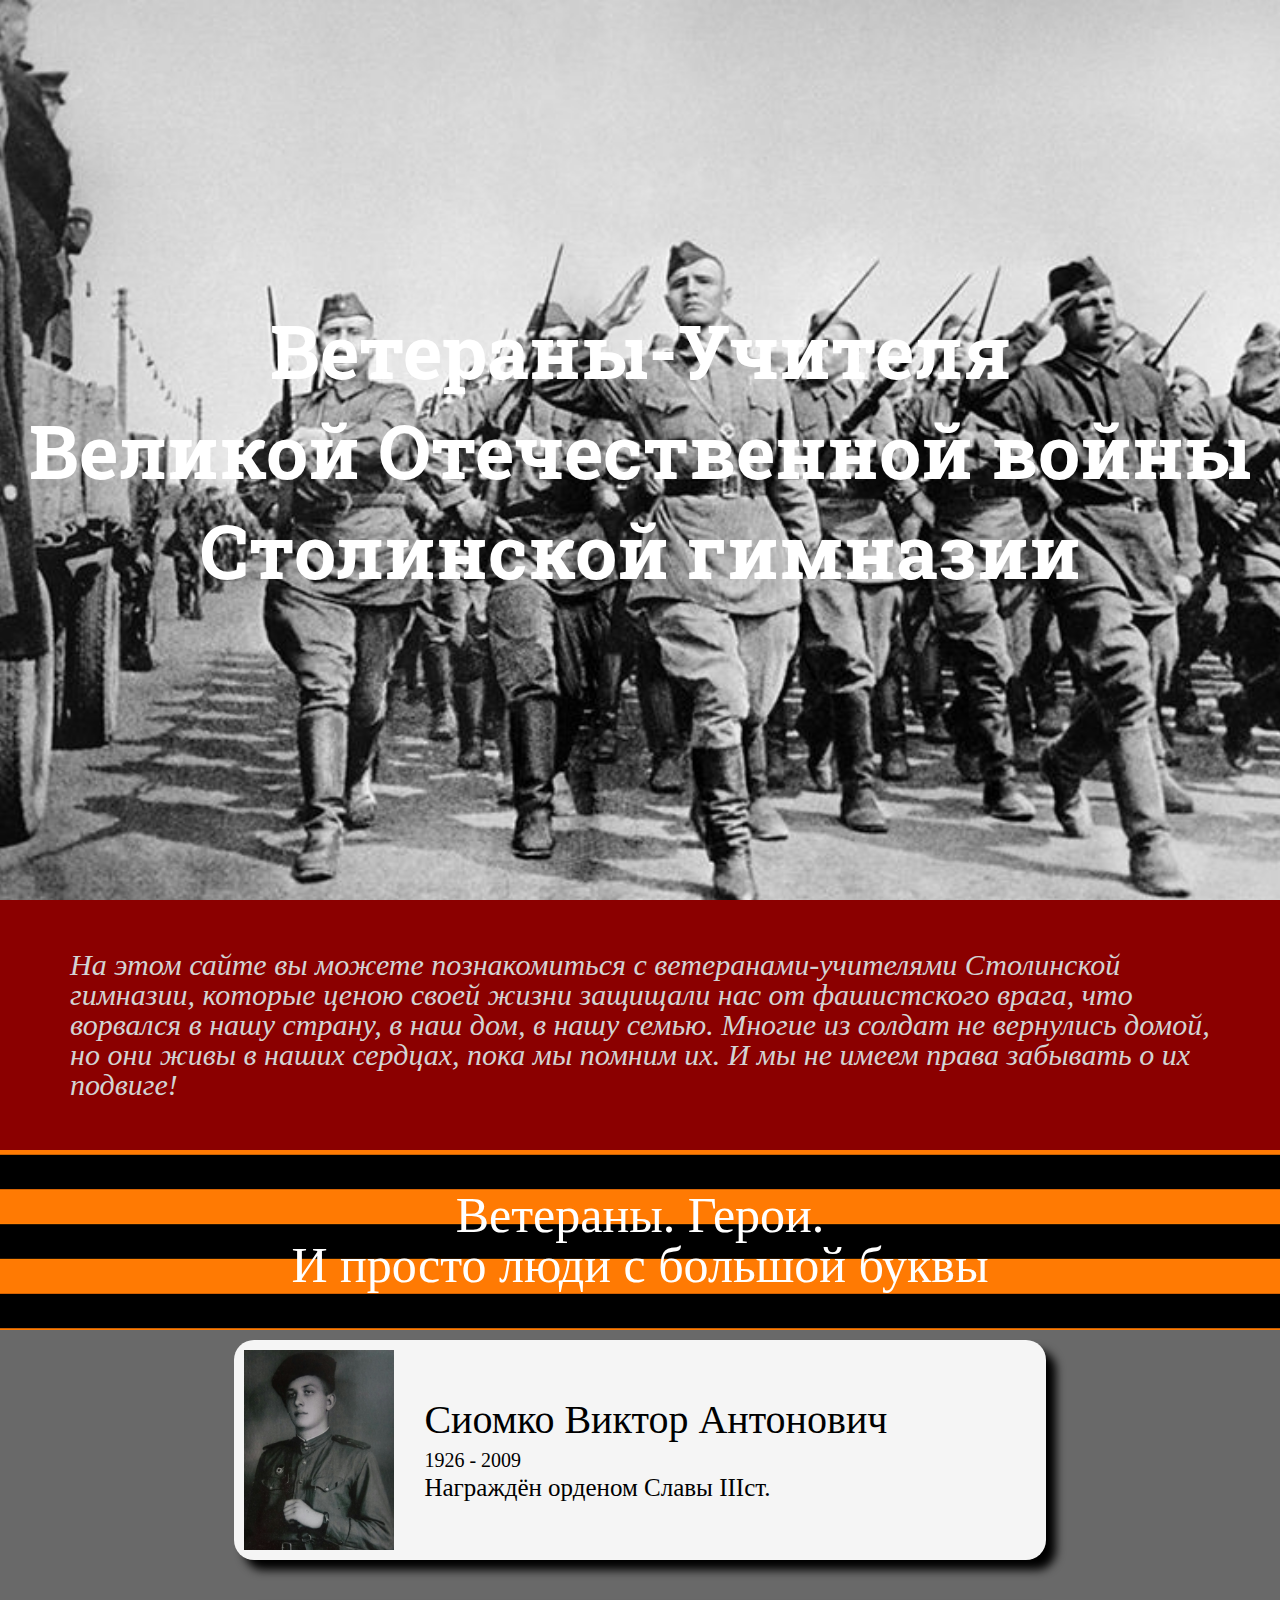
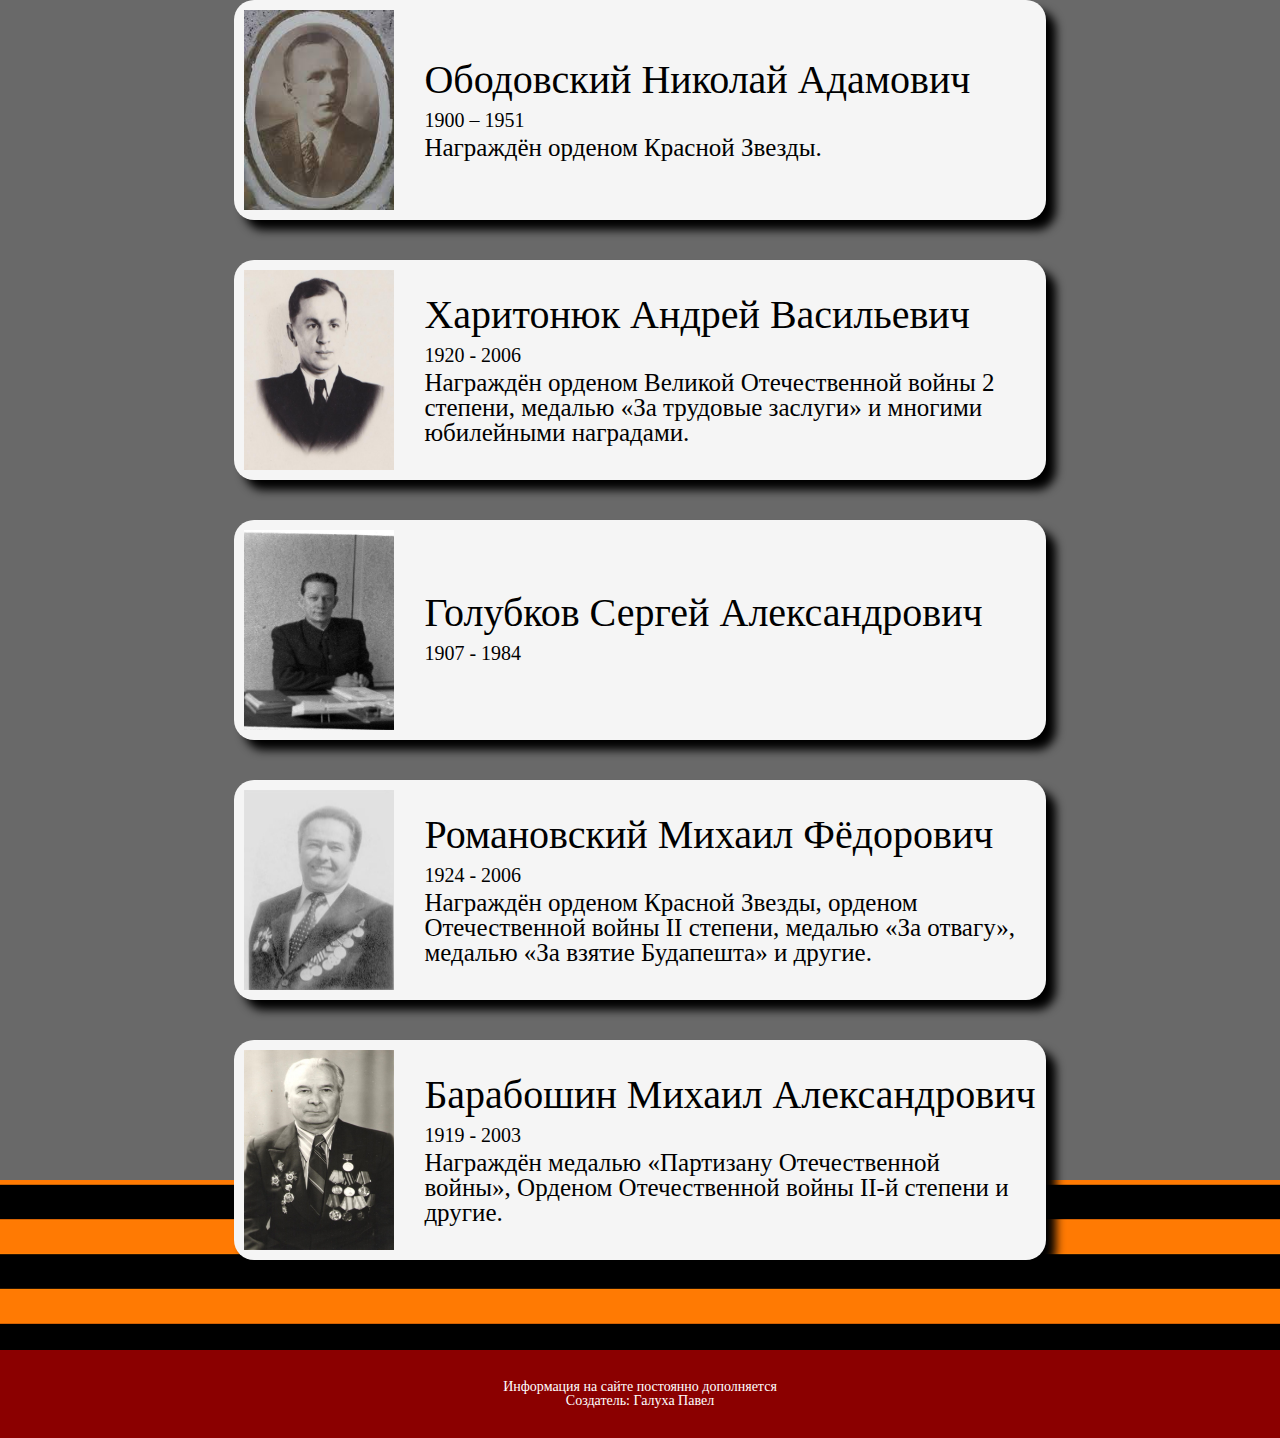
<file: index.html>
<!DOCTYPE html>
<html>
<head>
	<meta charset="utf-8">
	<meta name="viewport" content="width=device-width">
	<title>Ветераны-Учителя ВОв Столинской гимназии</title>
	<link rel="stylesheet" href="css/style.css">
	<link rel="shortcut icon" href="img/звезда.png">
	<link href="https://fonts.googleapis.com/css2?family=Roboto+Slab:wght@700&display=swap" rel="stylesheet">
</head>
<body>
	<div class="wrapper">
		<div class="mainblock">
			<div class="container">
				<h1 class="mainblock__title">Ветераны-Учителя <br>Великой Отечественной войны<br> Столинской гимназии</h1>
			</div>
		</div>
		<div class="about">
			<div class="container">
				<p class="about__text">На этом сайте вы можете познакомиться с ветеранами-учителями Столинской гимназии, которые ценою своей жизни защищали нас от фашистского врага, что ворвался в нашу страну, в наш дом, в нашу семью. Многие из солдат не вернулись домой, но они живы в наших сердцах, пока мы помним их. И мы не имеем права забывать о их подвиге!</p>
			</div>
		</div>
		<div class="veterans">
			<div class="container">
				<h2 class="veterans__title">Ветераны. Герои. <br> И просто люди с большой буквы</h2>
				<a href="Сиомко/сиомко.html" class="veterans__block block">
					<div class="block__image"><img src="img/Сиомко.png" alt=""></div>
					<div class="block__info">
						<div class="block__name">Сиомко Виктор Антонович</div>
					    <div class="block__year">1926 - 2009</div>
					    <div class="block__text">Награждён орденом Славы IIIст.</div>
					</div>
				</a>
				<a href="Ободовский/ободовский.html" class="veterans__block block">
					<div class="block__image"><img src="img/Ободовский.jpg" alt=""></div>
					<div class="block__info">
						<div class="block__name">Ободовский Николай Адамович</div>
					    <div class="block__year">1900 – 1951</div>
					    <div class="block__text">Награждён орденом Красной Звезды.</div>
					</div>
				</a>
				<a href="Харитонюк/харитонюк.html" class="veterans__block block">
					<div class="block__image"><img src="img/Харитонюк.jpg" alt=""></div>
					<div class="block__info">
						<div class="block__name">Харитонюк Андрей Васильевич</div>
					    <div class="block__year">1920 - 2006</div>
					    <div class="block__text">Награждён орденом Великой Отечественной войны 2 степени, медалью «За трудовые заслуги» и многими юбилейными наградами.</div>
					</div>
				</a>
				<a href="Голубков/голубков.html" class="veterans__block block">
					<div class="block__image"><img src="img/Голубков.jpg" alt=""></div>
					<div class="block__info">
						<div class="block__name">Голубков Сергей Александрович</div>
					    <div class="block__year">1907 - 1984</div>
					    <div class="block__text"></div>
					</div>
				</a>
				<a href="Романовский/романовский.html" class="veterans__block block">
					<div class="block__image"><img src="img/Романовский.JPG" alt=""></div>
					<div class="block__info">
						<div class="block__name">Романовский Михаил Фёдорович</div>
					    <div class="block__year">1924 - 2006</div>
					    <div class="block__text">Награждён орденом Красной Звезды, орденом Отечественной войны II степени, медалью «За отвагу», медалью «За взятие Будапешта» и другие.</div>
					</div>
				</a>
				<a href="Барабошин/барабошин.html" class="veterans__block block">
					<div class="block__image"><img src="img/Барабошин.jpg" alt=""></div>
					<div class="block__info">
						<div class="block__name">Барабошин Михаил Александрович</div>
					    <div class="block__year">1919 - 2003</div>
					    <div class="block__text">Награждён медалью «Партизану Отечественной войны», Орденом Отечественной войны II-й степени и другие.</div>
					</div>
				</a>
			</div>
		</div>
		<footer class="footer">
			<div class="container">
				<p class="footer__text">Информация на сайте постоянно дополняется<br> Создатель: Галуха Павел</p>
			</div>
		</footer>
	</div>
</body>
</html>
</file>
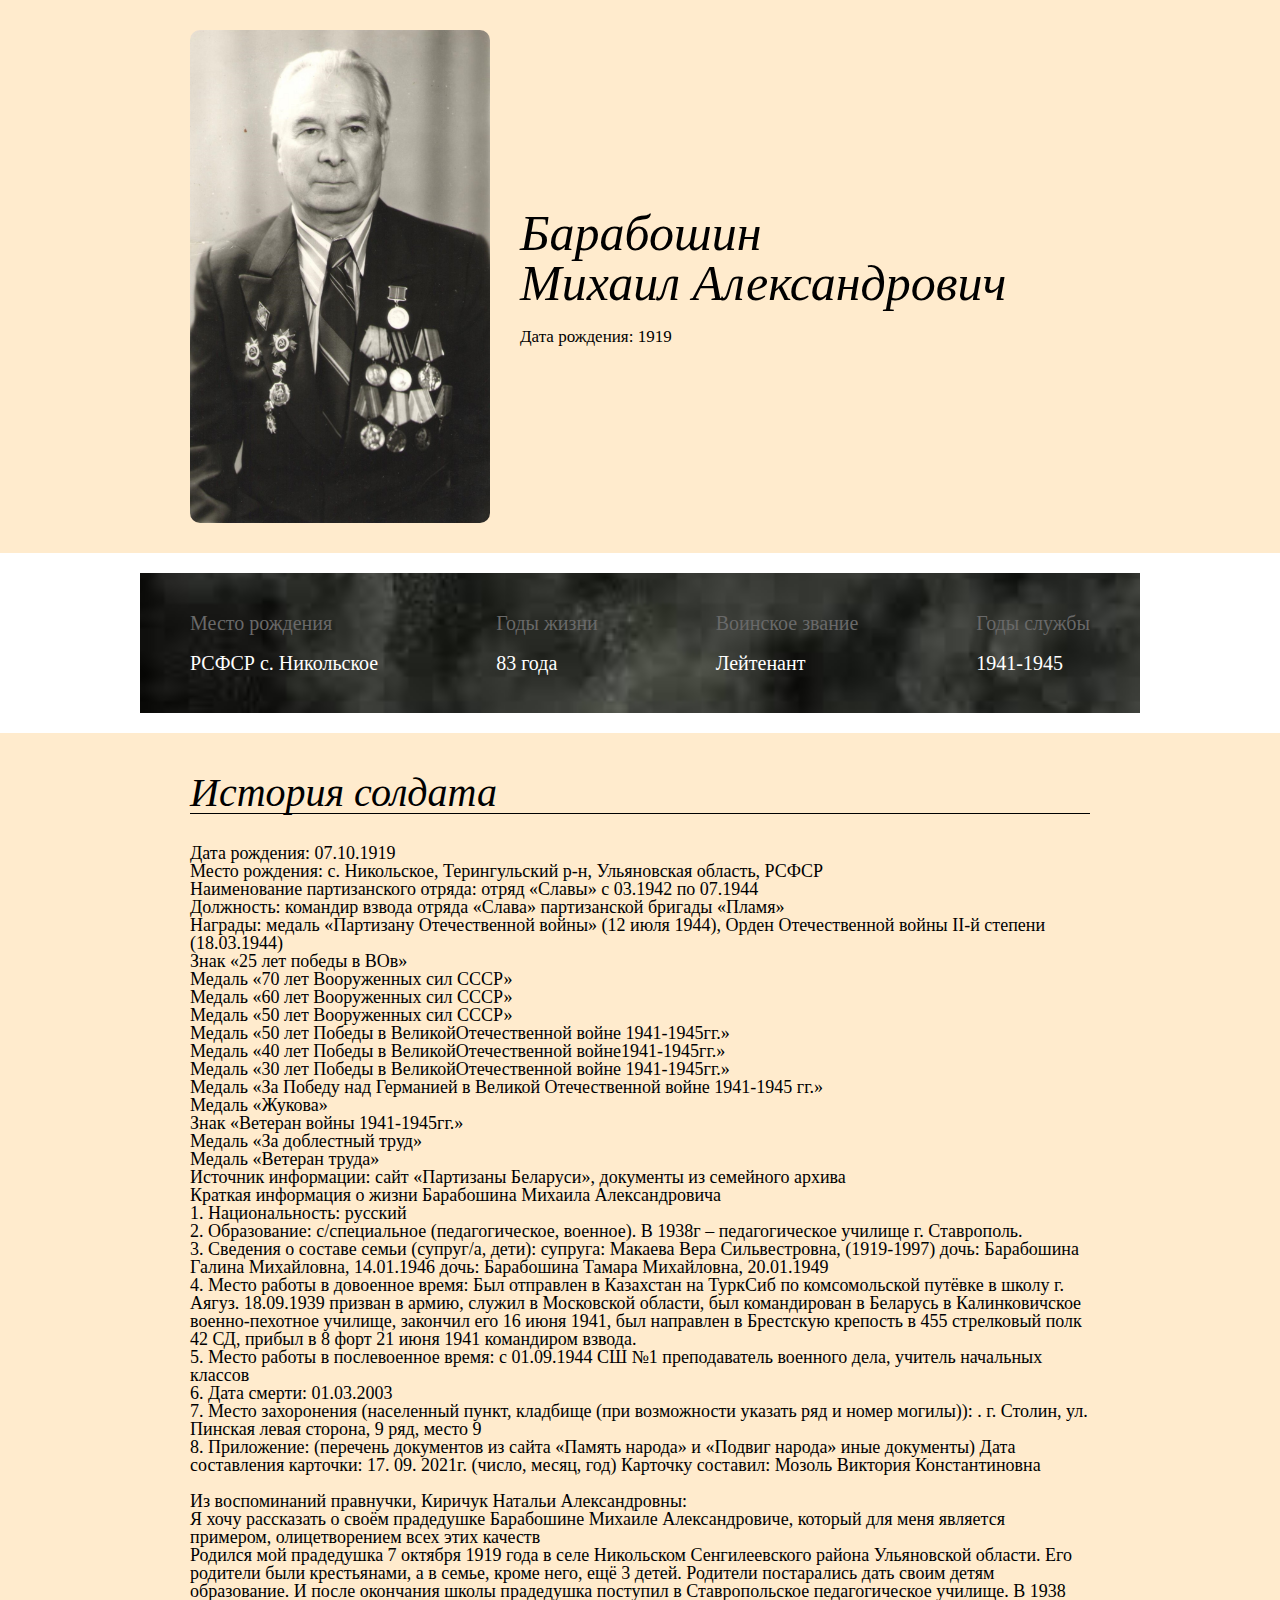
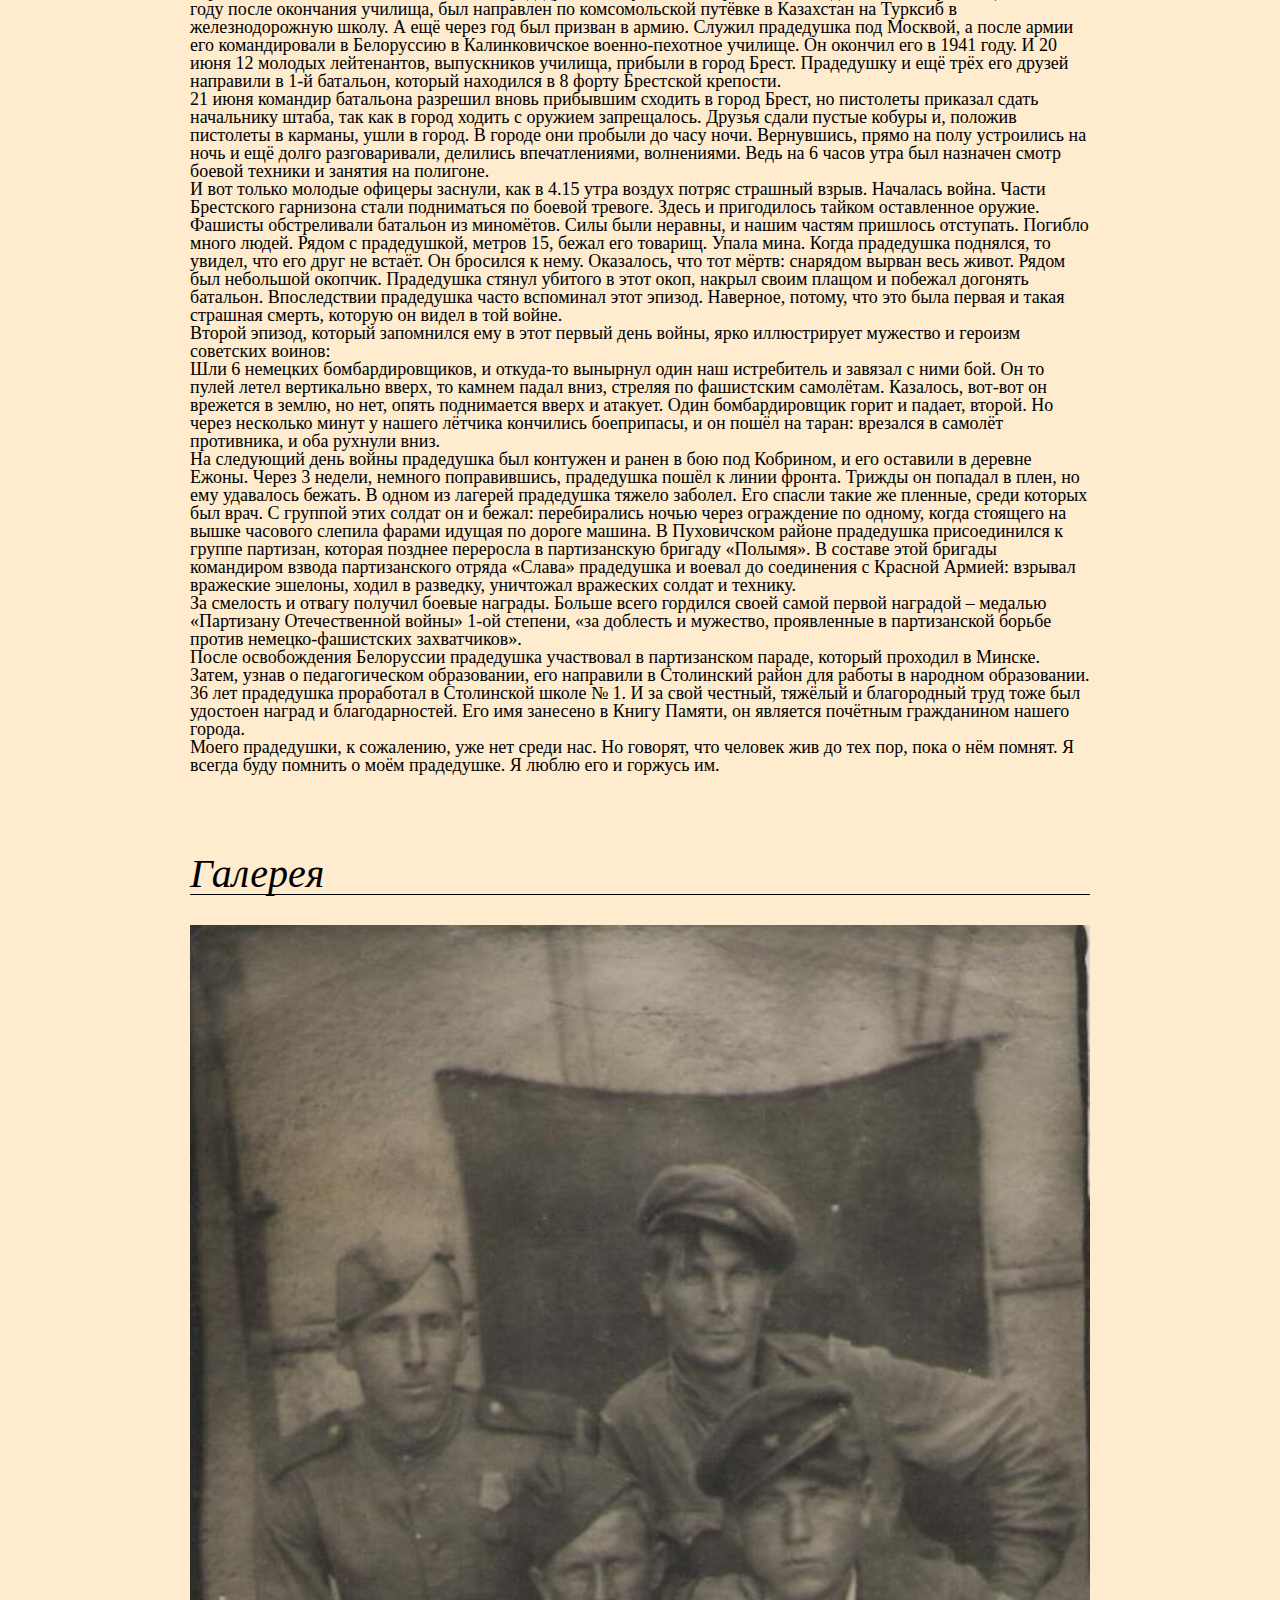
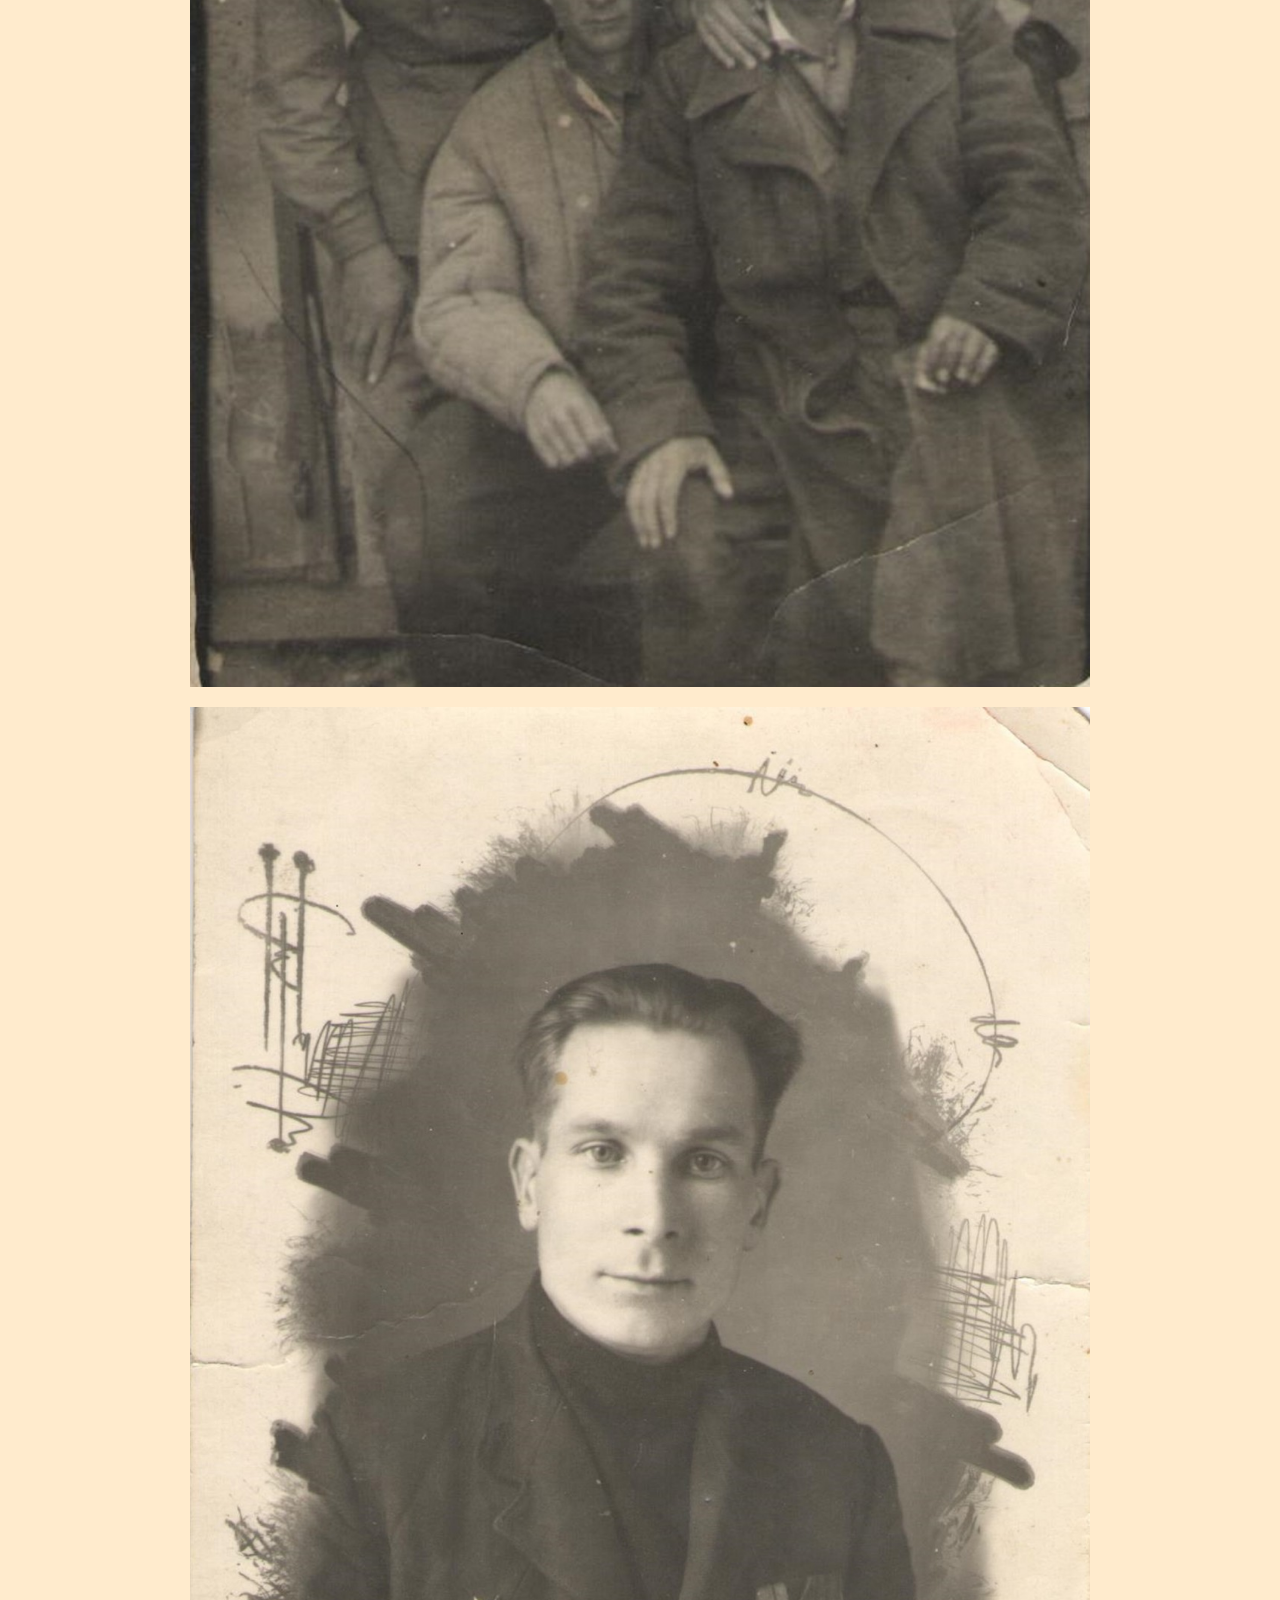
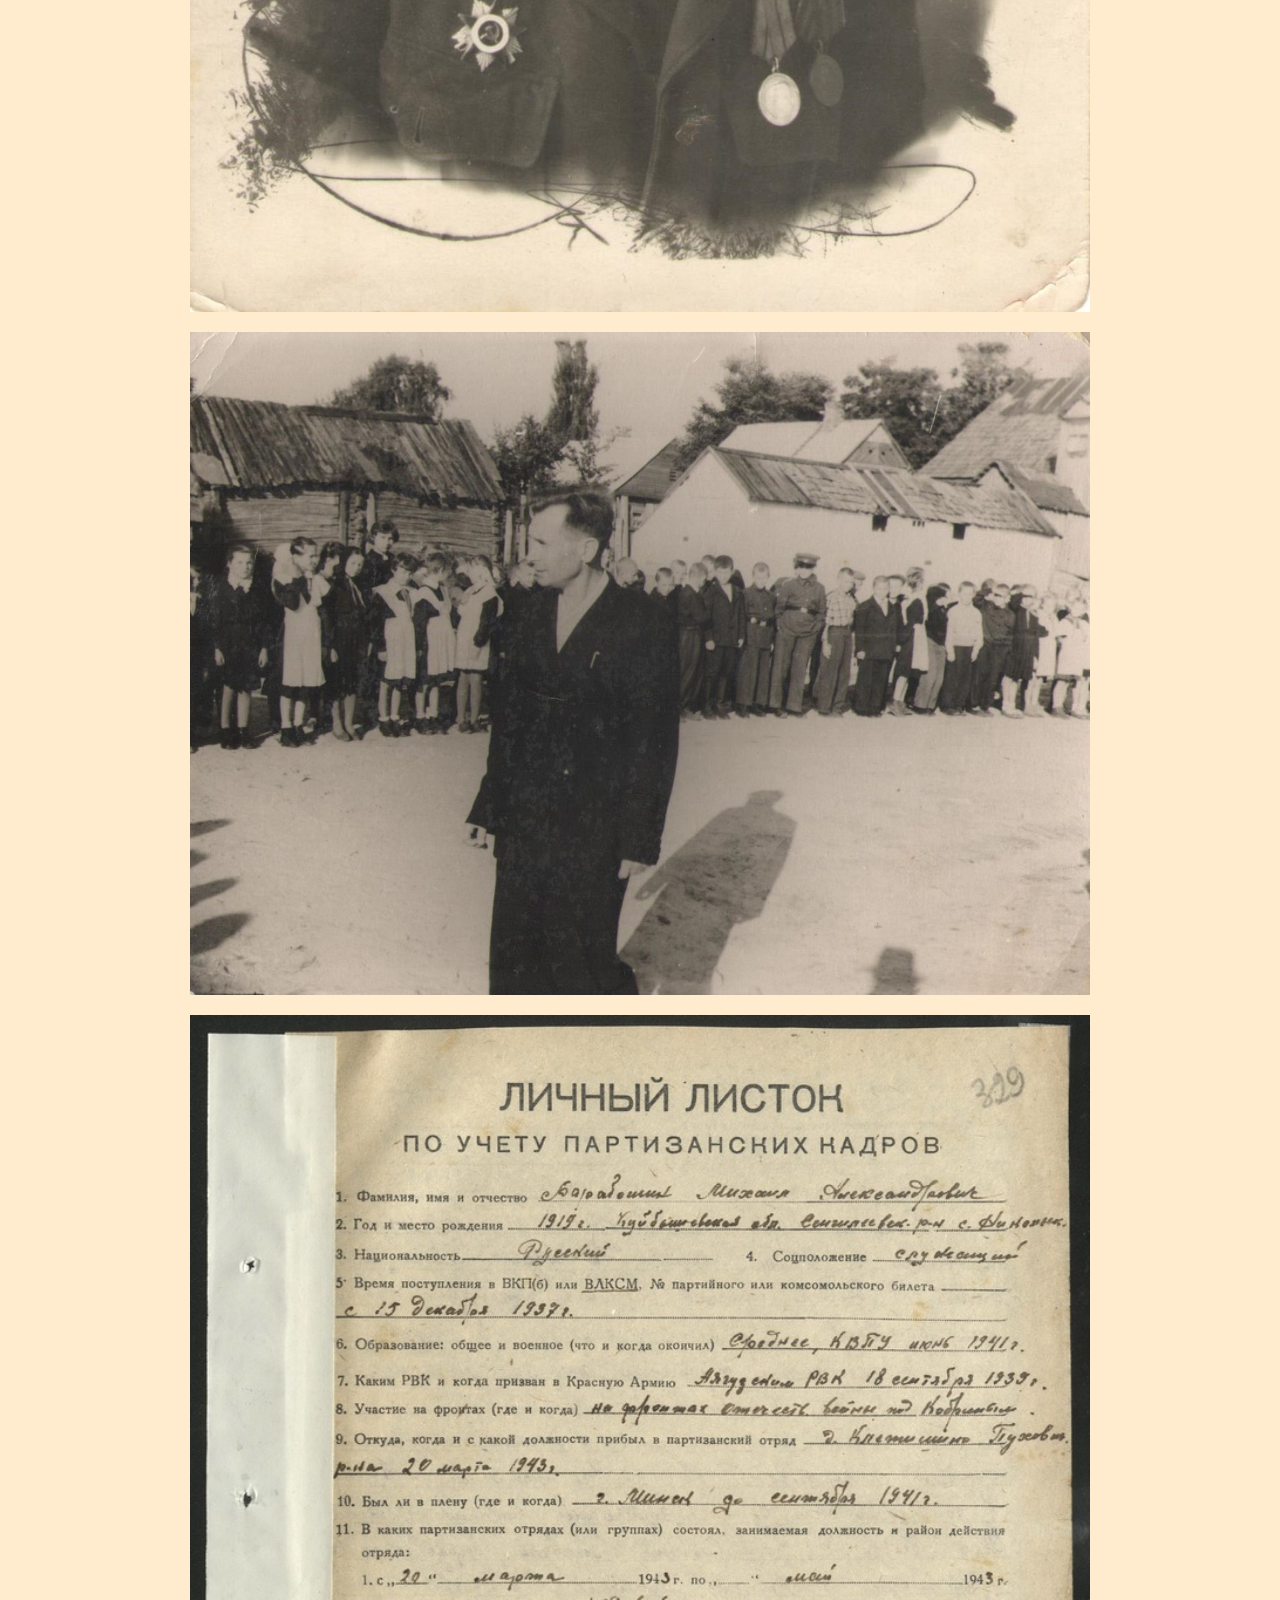
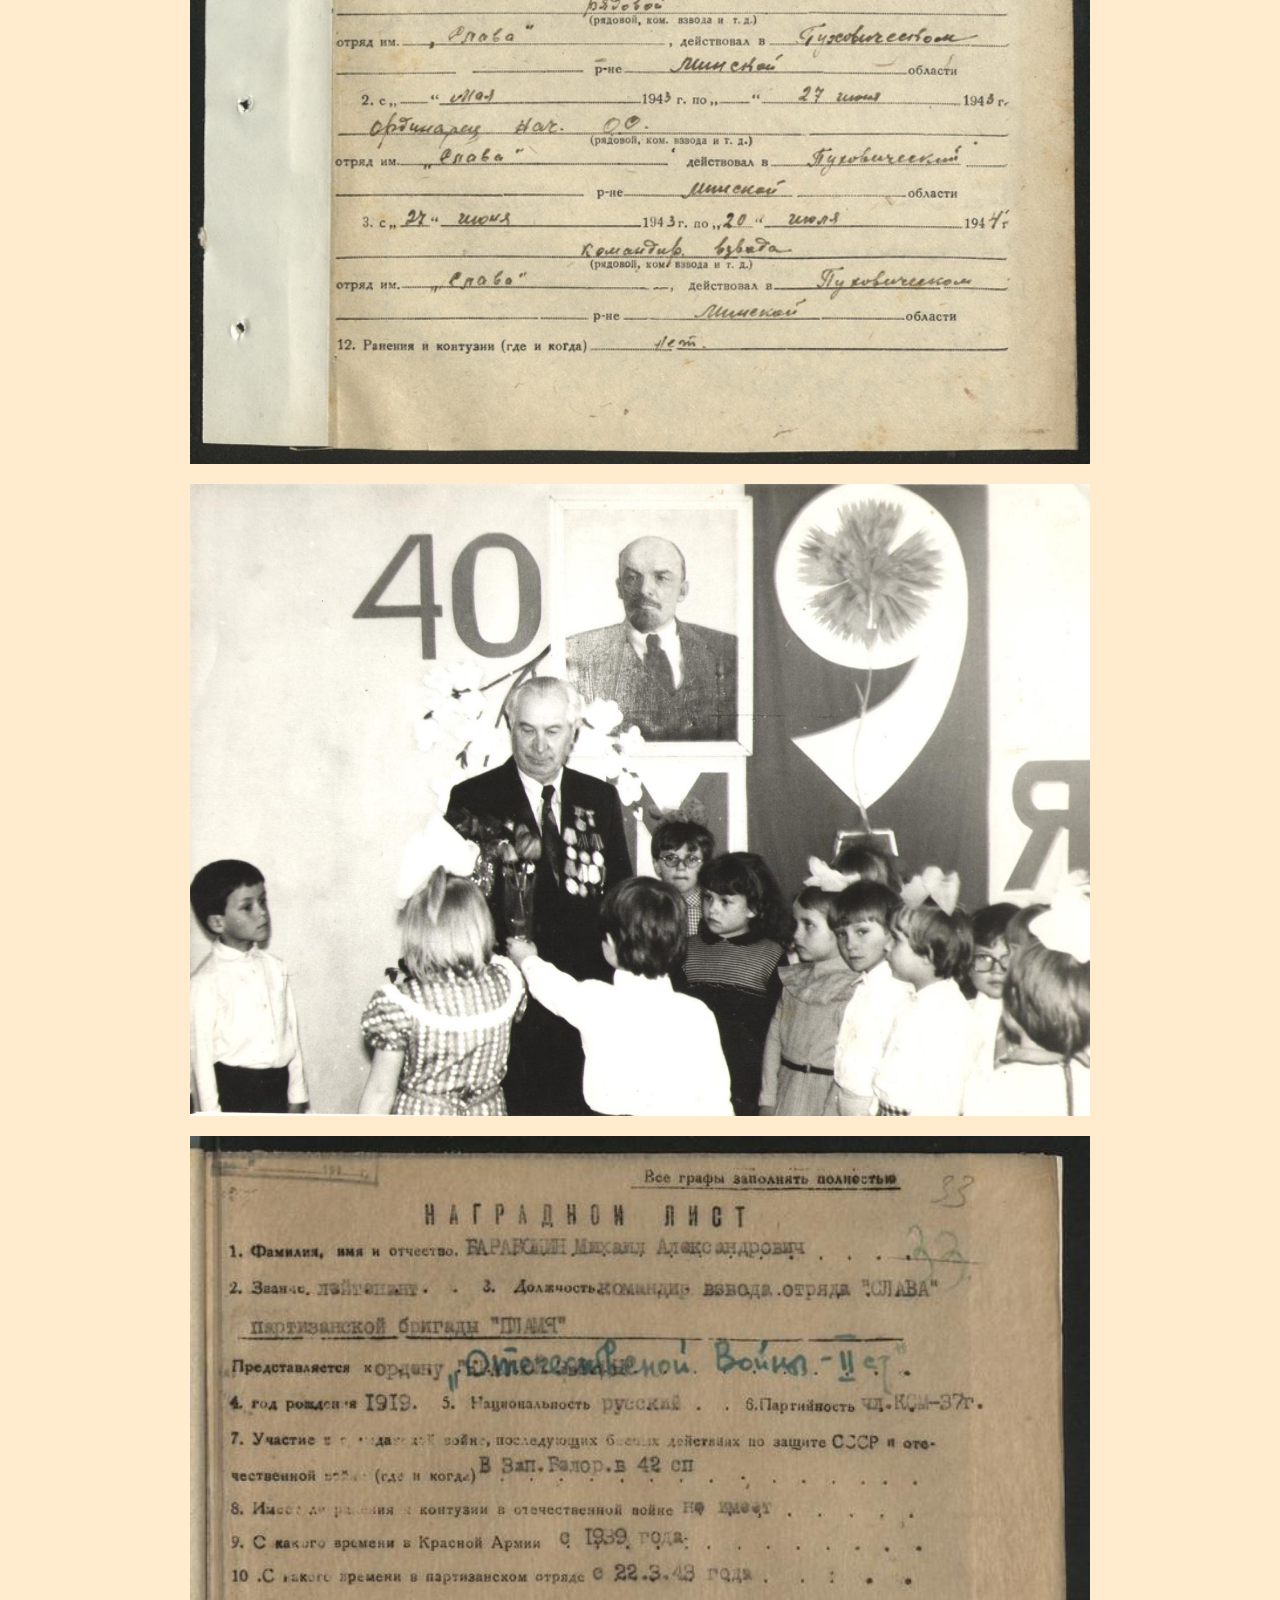
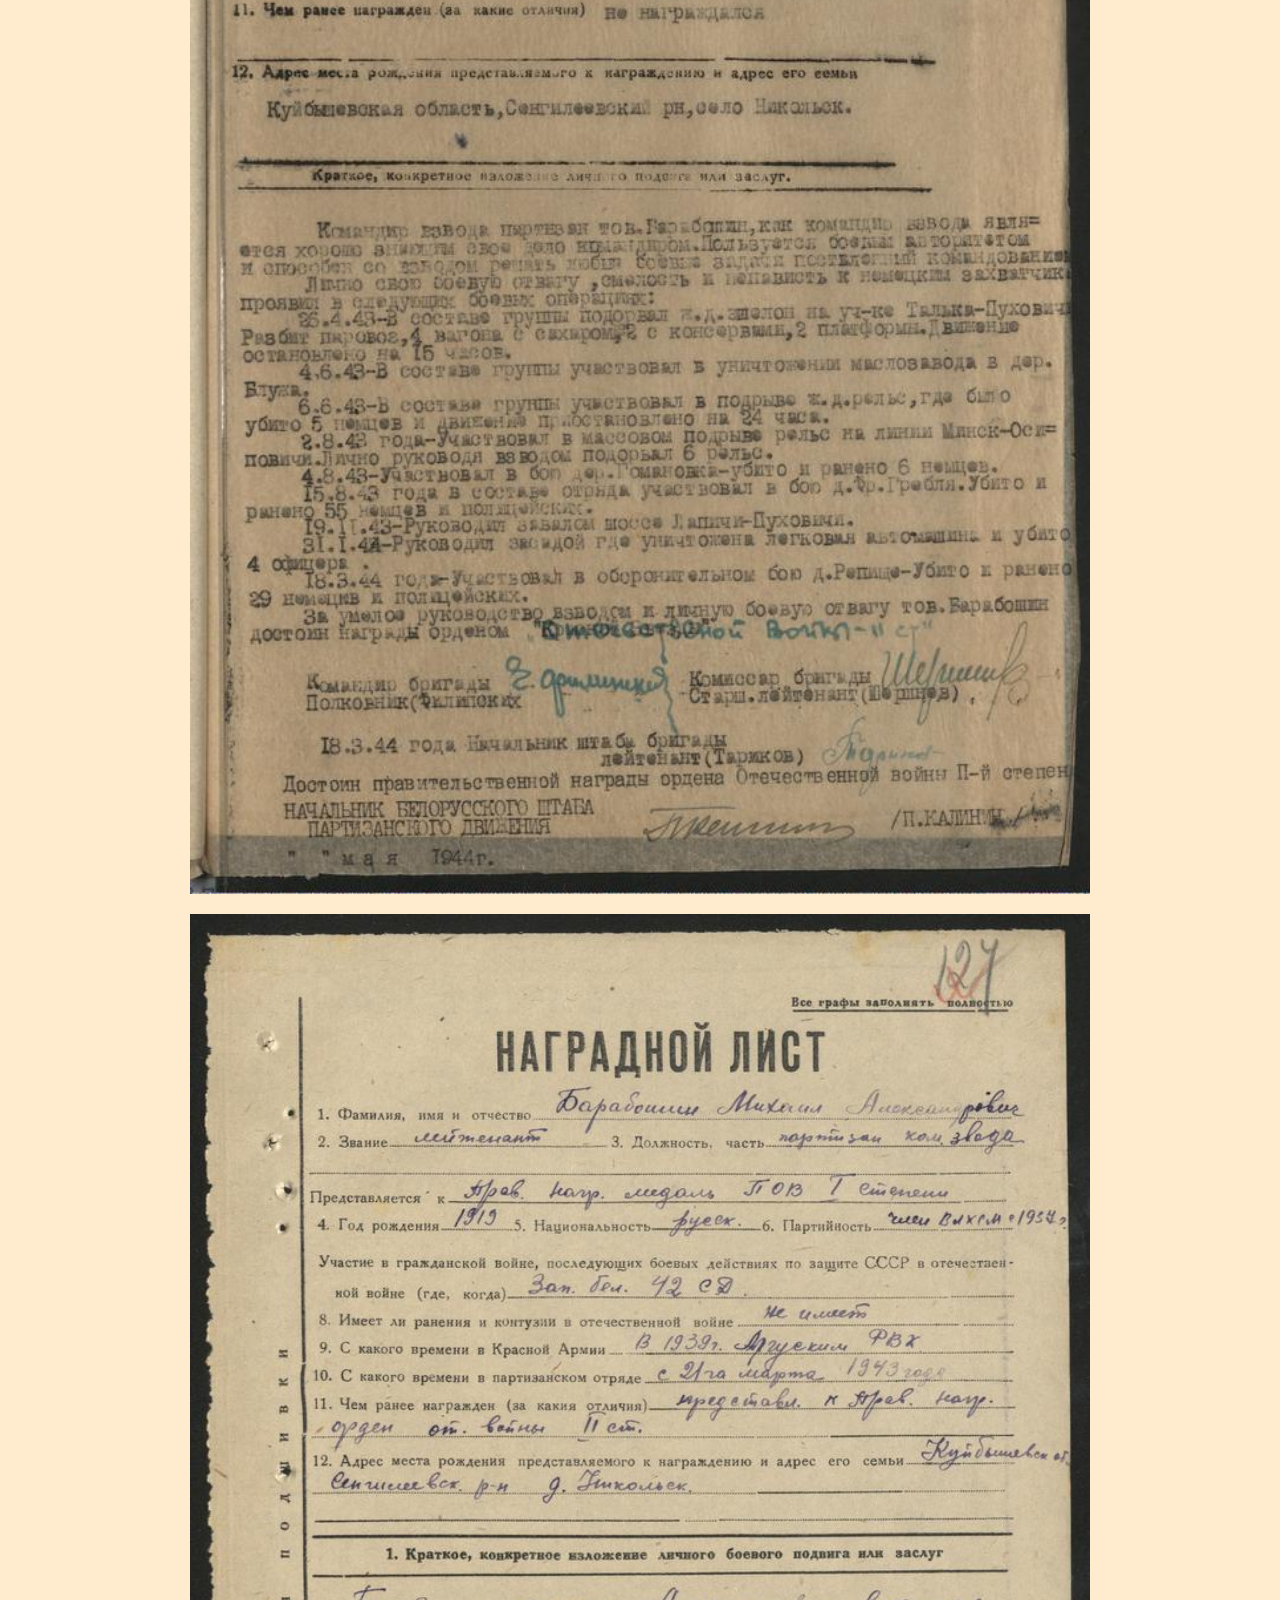
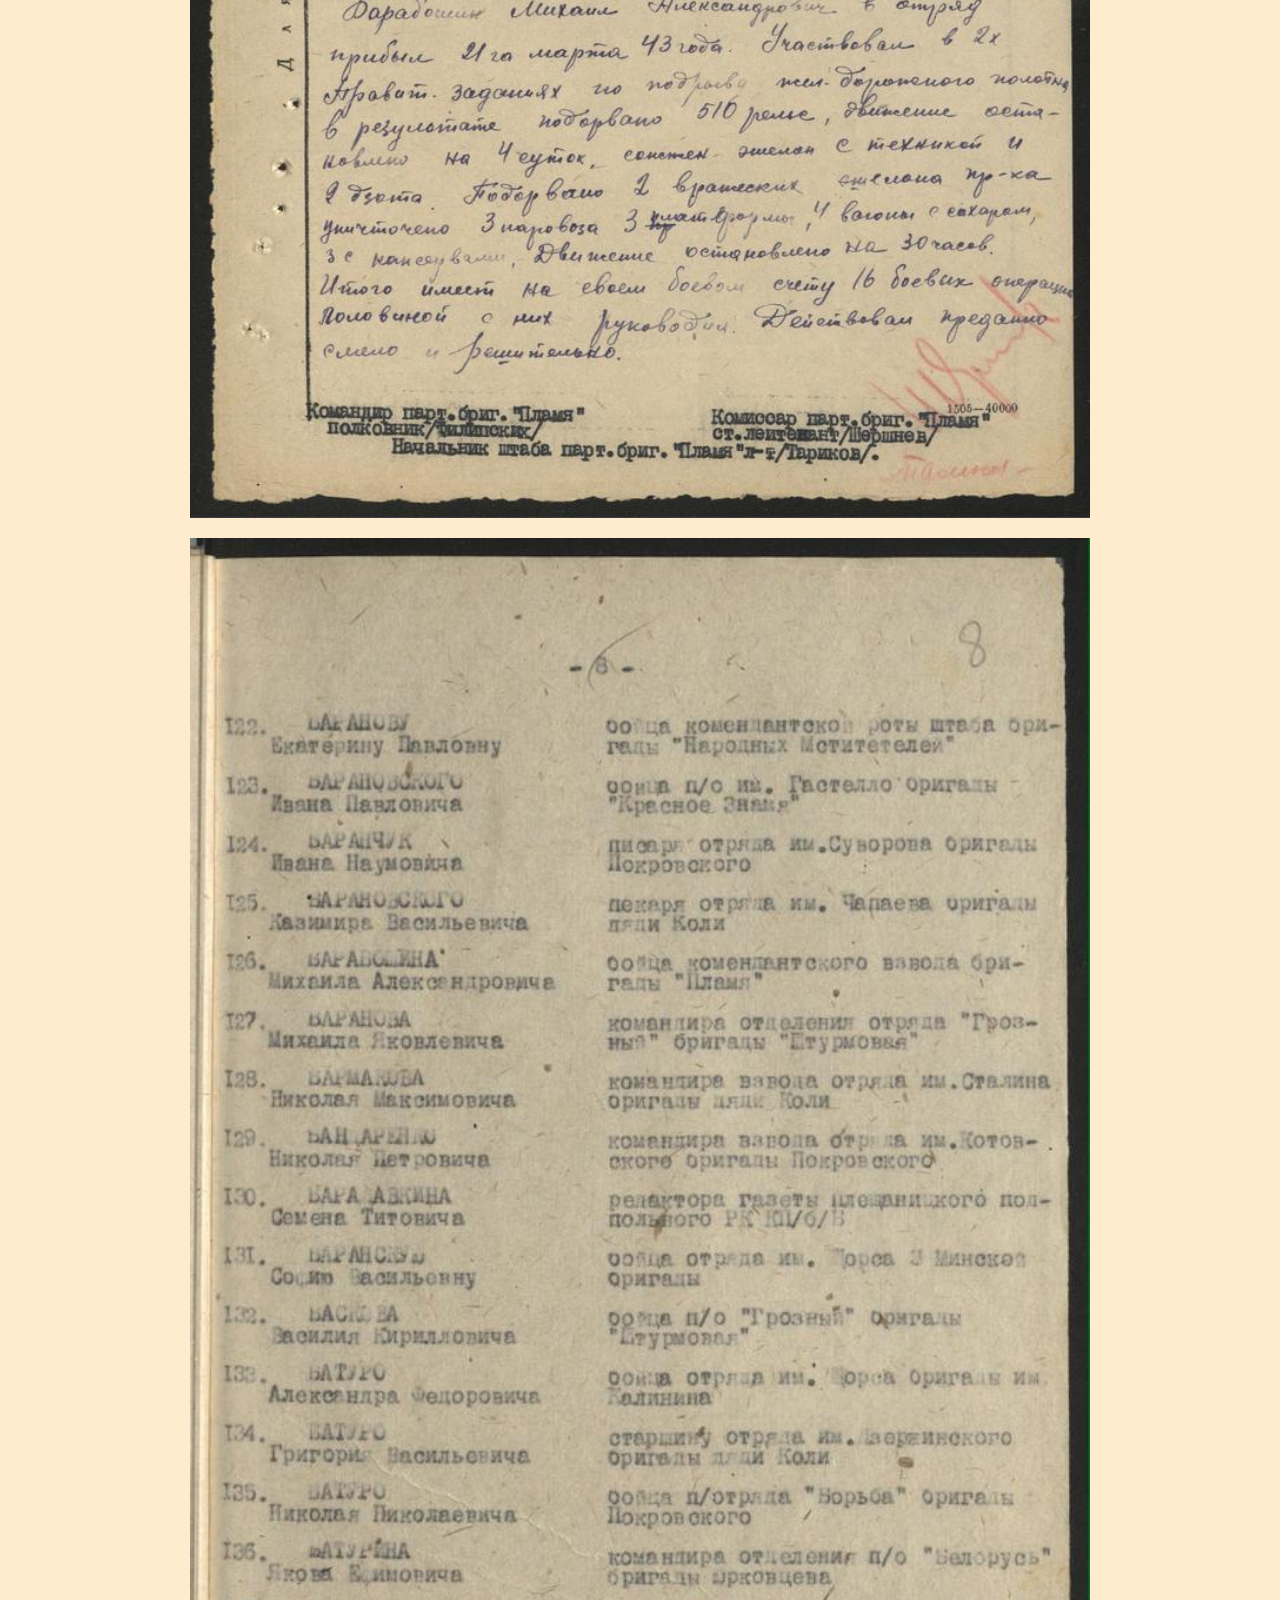
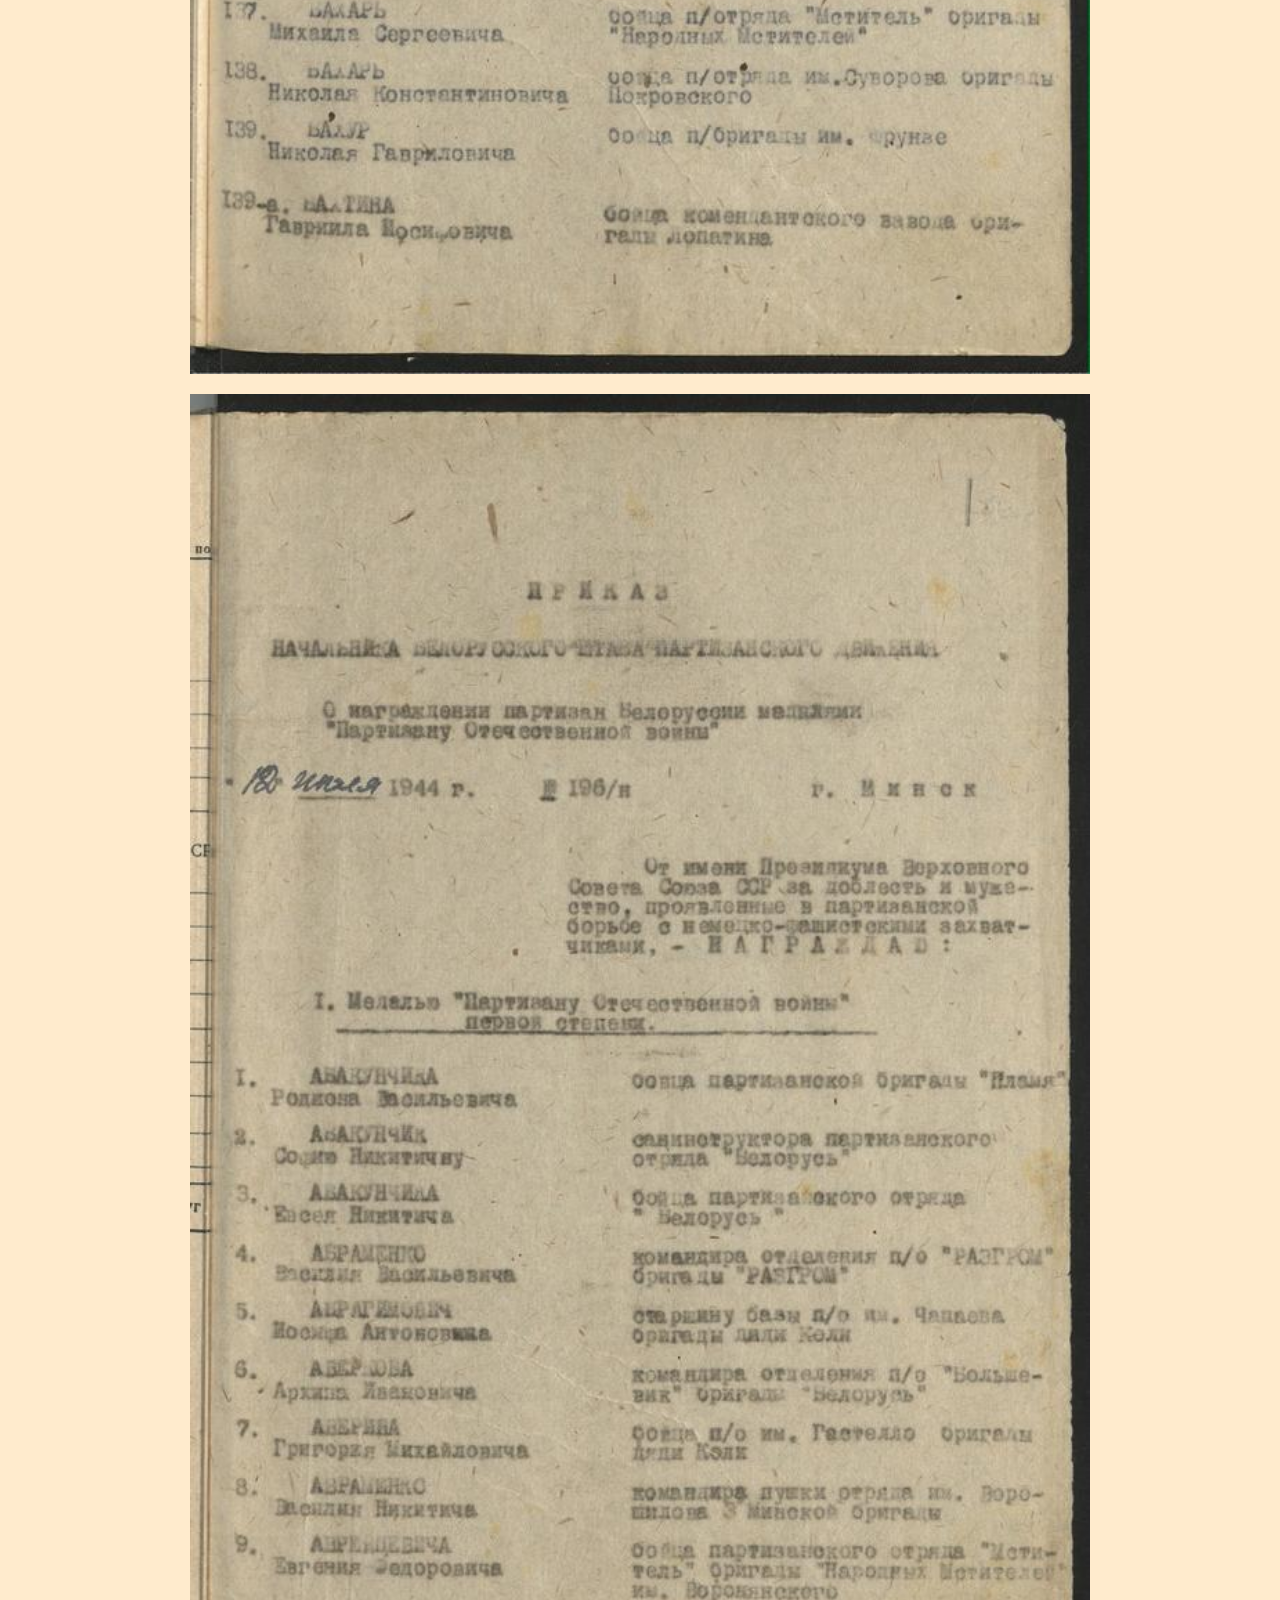
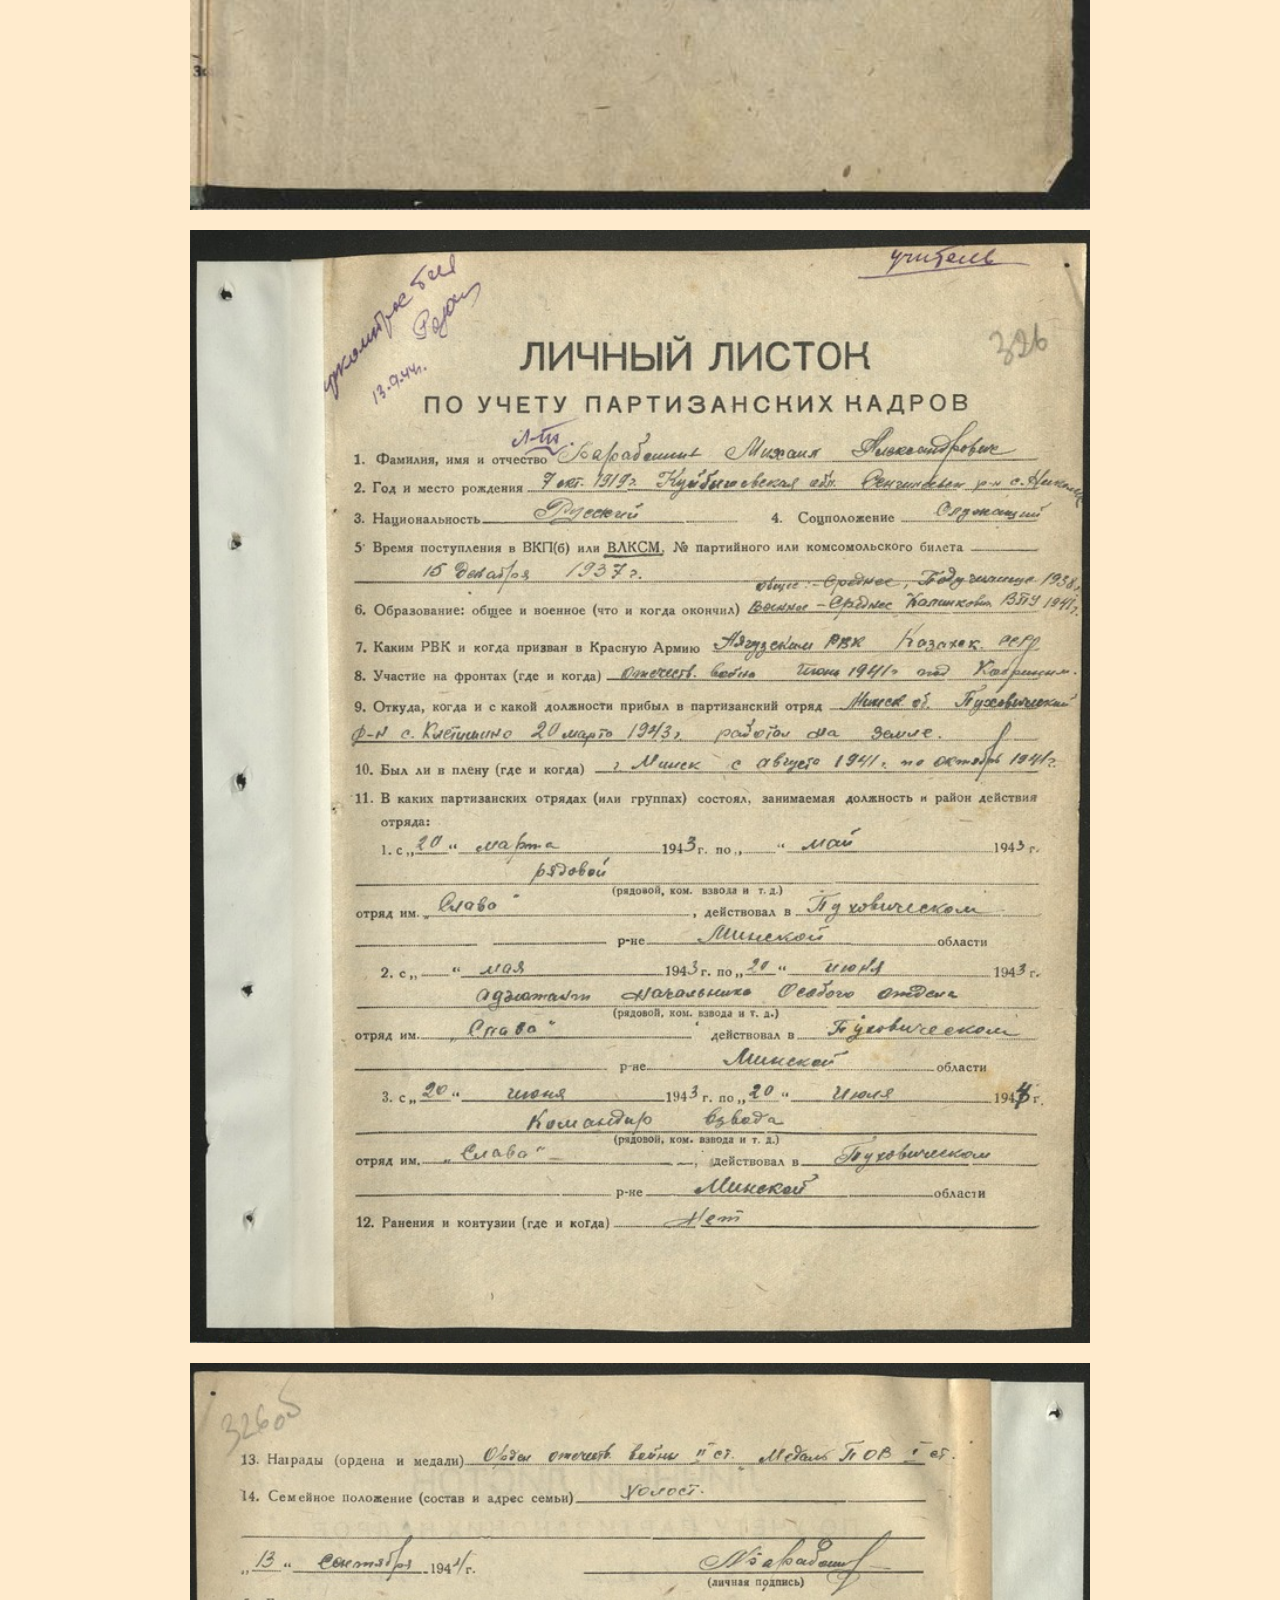
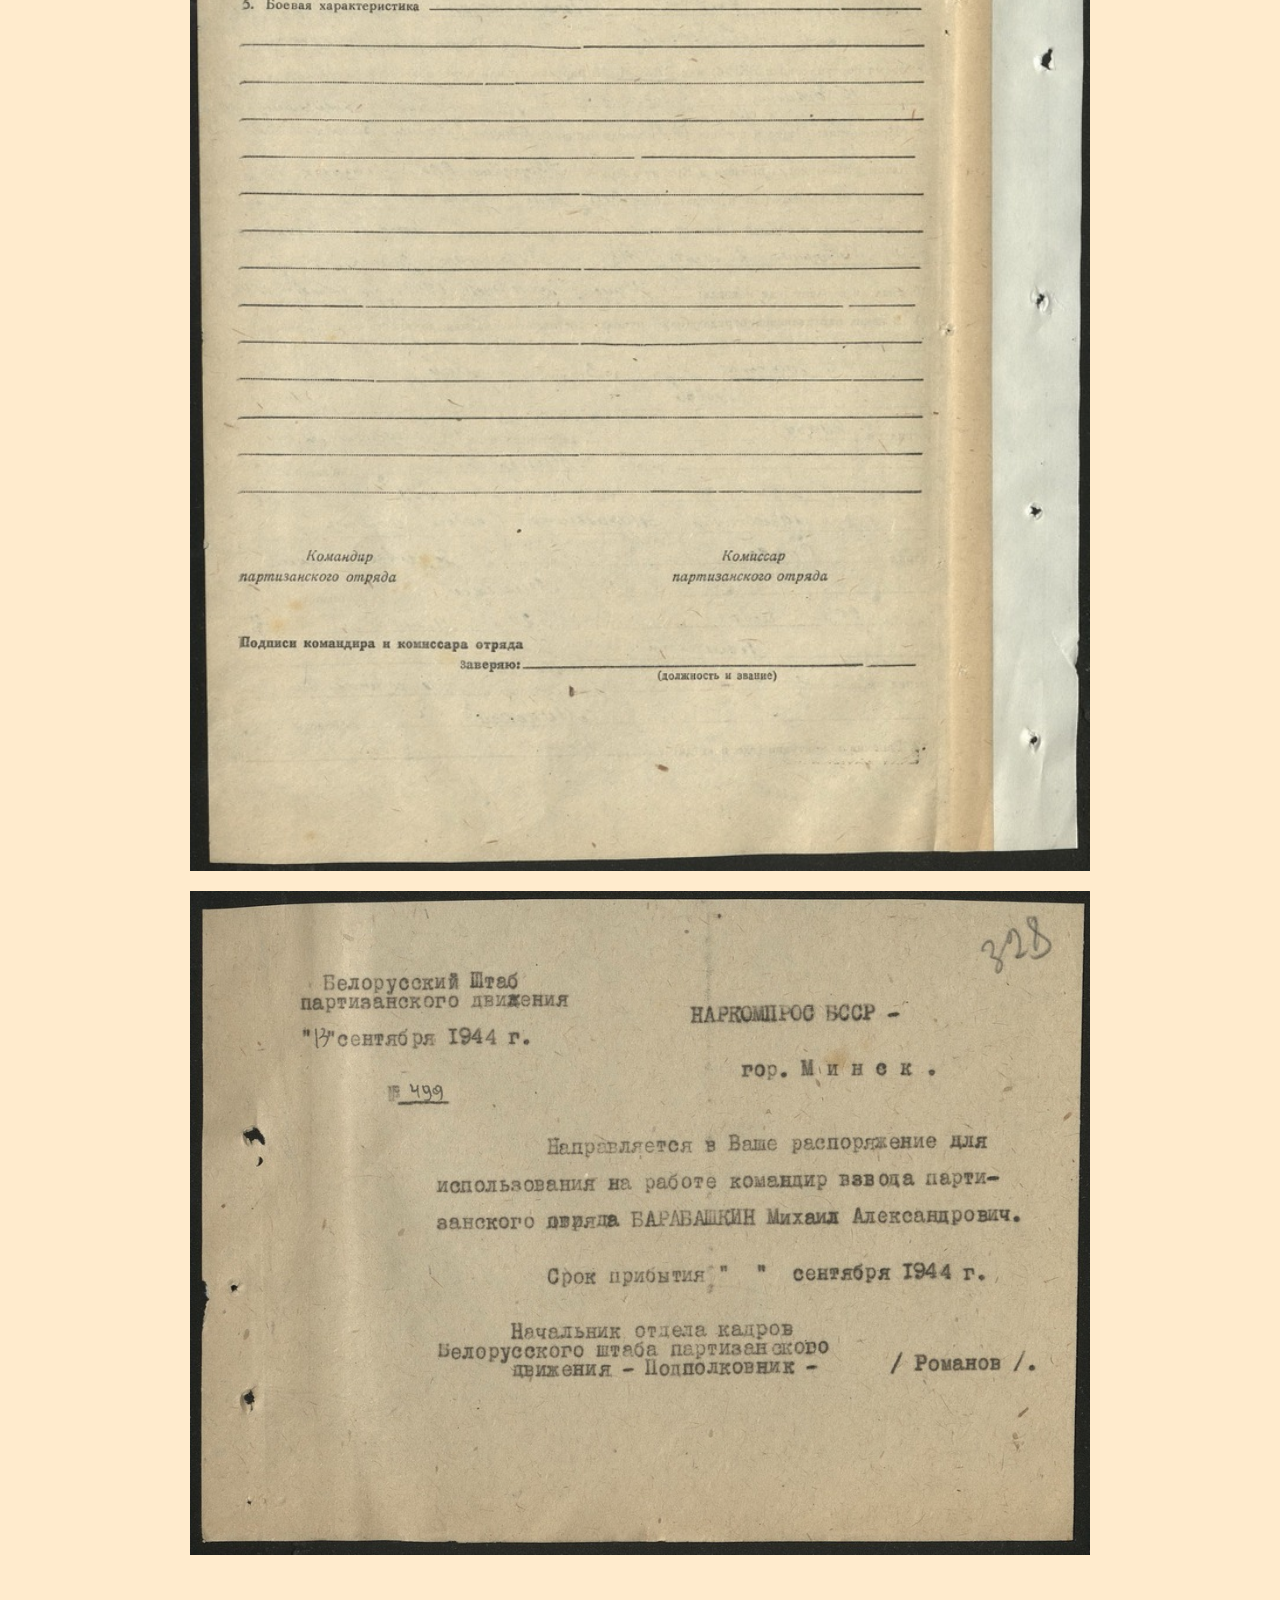
<file: Барабошин/барабошин.html>
<!DOCTYPE html>
<html>
<head>
	<meta charset="utf-8">
	<title>Барабошин Михаил Александрович</title>
	<meta name="viewport" content="width=device-width">
	<link rel="stylesheet" href="css/style.css">
	<link rel="shortcut icon" href="../img/звезда.png">
</head>
<body>
	<header class="main">
		<div class="container">
			<div class="main__row">
				<div class="main__img"><img src="img/Барабошин.jpg" alt=""></div>
				<div class="main__info">
					<div class="main__name">Барабошин<br> Михаил Александрович</div>
					<div class="main__data">Дата рождения: 1919</div>
				</div>
			</div>
		</div>
	</header>
	<div class="info">
		<div class="container1">
			<div class="info__card">
				<div class="info__block">
					<div class="info__title">Место рождения</div>
					<div class="info__subtitle">РСФСР с. Никольское</div>
				</div>
				<div class="info__block">
					<div class="info__title">Годы жизни</div>
					<div class="info__subtitle">83 года</div>
				</div>
				<div class="info__block">
					<div class="info__title">Воинское звание</div>
					<div class="info__subtitle">Лейтенант</div>
				</div>
				<div class="info__block">
					<div class="info__title">Годы службы</div>
					<div class="info__subtitle">1941-1945</div>
				</div>
			</div>
		</div>
	</div>
	<div class="history">
		<div class="container">
			<div class="history__title">История солдата</div>
			<p class="history__text">
				Дата рождения: 07.10.1919<br>
				Место рождения: с. Никольское, Терингульский р-н, Ульяновская область, РСФСР<br>
				Наименование партизанского отряда: отряд «Славы» с 03.1942 по 07.1944<br>
				Должность: командир взвода отряда «Слава» партизанской бригады «Пламя»<br>
				Награды: медаль «Партизану Отечественной войны» (12 июля 1944), Орден Отечественной войны II-й степени (18.03.1944)<br>
				Знак «25 лет победы в ВОв»<br>
				Медаль «70 лет Вооруженных сил СССР»<br>
				Медаль «60 лет Вооруженных сил СССР»<br>
				Медаль «50 лет Вооруженных сил СССР»<br>
				Медаль «50 лет Победы в ВеликойОтечественной войне 1941-1945гг.»<br>
				Медаль «40 лет Победы в ВеликойОтечественной войне1941-1945гг.»<br>
				Медаль «30 лет Победы в ВеликойОтечественной войне 1941-1945гг.»<br>
				Медаль «За Победу над Германией в Великой Отечественной войне 1941-1945 гг.»<br>
				Медаль «Жукова»<br>
				Знак «Ветеран войны 1941-1945гг.»<br>
				Медаль «За доблестный труд»<br>
				Медаль «Ветеран труда»<br>
				Источник информации: сайт «Партизаны Беларуси», документы из семейного архива<br>

				Краткая информация о жизни Барабошина Михаила Александровича<br>
				1.	Национальность: 	русский					<br>		
				2.	Образование: с/специальное (педагогическое, военное). В 1938г – педагогическое училище г. Ставрополь.<br>
				3.	Сведения о составе семьи (супруг/а, дети):
				супруга: Макаева Вера Сильвестровна, (1919-1997)						дочь: Барабошина Галина Михайловна, 14.01.1946 						дочь: Барабошина Тамара Михайловна, 20.01.1949	<br>				
				4.	Место работы в довоенное время:
				Был отправлен в Казахстан на ТуркСиб по комсомольской путёвке в школу г. Аягуз.
				18.09.1939 призван в армию, служил в Московской области, был командирован в Беларусь в Калинковичское военно-пехотное училище, закончил его 16 июня 1941, был направлен в Брестскую крепость в 455 стрелковый полк 42 СД, прибыл в 8 форт 21 июня 1941 командиром взвода.	<br>
				5.	Место работы в послевоенное время:
				с 01.09.1944 СШ №1 преподаватель военного дела, учитель начальных классов	<br>														
				6.	Дата смерти: 		01.03.2003			<br>
				7.	Место захоронения (населенный пункт, кладбище (при возможности указать ряд и номер могилы)):
				.	г. Столин, ул. Пинская левая сторона, 9 ряд, место 9	<br>
				8.	Приложение: (перечень документов из сайта «Память народа» и «Подвиг народа» иные документы)
				Дата составления карточки:					17. 09. 2021г.
				(число, месяц, год)
				Карточку составил:					Мозоль Виктория Константиновна	<br>
				<br>

				Из воспоминаний правнучки, Киричук Натальи Александровны:<br>
				         Я хочу рассказать о своём прадедушке Барабошине Михаиле Александровиче, который для меня является примером, олицетворением всех этих качеств<br>
				         Родился мой прадедушка 7 октября 1919 года в селе Никольском Сенгилеевского района Ульяновской области. Его родители были крестьянами, а в семье, кроме него, ещё 3 детей. Родители постарались дать своим детям образование. И после окончания школы прадедушка поступил в Ставропольское педагогическое училище. В 1938 году после окончания училища, был направлен по комсомольской путёвке в Казахстан на Турксиб в железнодорожную школу. А ещё через год был призван в армию. Служил прадедушка под Москвой, а после армии его командировали в Белоруссию в Калинковичское военно-пехотное училище. Он окончил его в 1941 году. И 20 июня 12 молодых лейтенантов, выпускников училища, прибыли в город Брест. Прадедушку и ещё трёх его друзей направили в 1-й батальон, который находился в 8 форту Брестской крепости.<br>
				         21 июня командир батальона разрешил вновь прибывшим сходить в город Брест, но пистолеты приказал сдать начальнику штаба, так как в город ходить с оружием запрещалось. Друзья  сдали пустые кобуры и, положив пистолеты в карманы, ушли в город. В городе они пробыли до часу ночи. Вернувшись, прямо на полу устроились на ночь и ещё долго разговаривали, делились впечатлениями, волнениями. Ведь на 6 часов утра был назначен смотр боевой техники и занятия на полигоне.<br>
				           И вот только молодые офицеры заснули, как в 4.15 утра воздух потряс страшный взрыв. Началась война. Части Брестского гарнизона стали подниматься по боевой тревоге. Здесь и пригодилось тайком оставленное оружие. Фашисты обстреливали батальон из миномётов. Силы были неравны, и нашим частям пришлось отступать. Погибло много людей. Рядом с прадедушкой, метров 15, бежал его товарищ. Упала мина. Когда прадедушка поднялся, то увидел, что его друг не встаёт. Он бросился к нему. Оказалось, что тот мёртв: снарядом вырван весь живот. Рядом был небольшой окопчик. Прадедушка стянул убитого в этот окоп, накрыл своим плащом и побежал догонять батальон.
				Впоследствии прадедушка часто вспоминал этот эпизод. Наверное, потому, что это была первая и такая страшная смерть, которую он видел в той войне.<br>
				          Второй эпизод, который запомнился ему в этот первый день войны, ярко иллюстрирует мужество и героизм советских воинов:<br>
				Шли  6 немецких бомбардировщиков, и откуда-то вынырнул один наш истребитель и завязал с ними бой. Он то пулей летел вертикально вверх, то камнем падал вниз, стреляя по фашистским самолётам. Казалось, вот-вот он врежется в землю, но нет,  опять поднимается вверх и атакует. Один бомбардировщик горит и падает, второй. Но через несколько минут у нашего лётчика кончились боеприпасы, и он пошёл на таран: врезался в самолёт противника, и оба рухнули вниз.<br>
				На следующий день войны прадедушка был контужен и ранен в бою под Кобрином, и его оставили в деревне Ежоны. Через 3 недели, немного поправившись, прадедушка пошёл к линии фронта.
				Трижды он попадал в плен, но ему удавалось бежать. В одном из лагерей прадедушка тяжело заболел. Его спасли такие же пленные, среди которых был врач. С группой этих солдат он и бежал: перебирались ночью через ограждение по одному, когда стоящего на вышке часового слепила фарами идущая по дороге машина.
				В Пуховичском районе прадедушка присоединился к группе партизан, которая позднее переросла в партизанскую бригаду «Полымя». В составе этой бригады командиром взвода партизанского отряда «Слава» прадедушка и воевал до соединения с Красной Армией: взрывал вражеские эшелоны, ходил в разведку, уничтожал вражеских солдат и технику.<br>
				За смелость и отвагу получил боевые награды. Больше всего гордился своей самой первой наградой – медалью «Партизану Отечественной войны» 1-ой степени, «за доблесть и мужество, проявленные в партизанской борьбе против немецко-фашистских захватчиков».<br>
				       После освобождения Белоруссии прадедушка участвовал в партизанском параде, который проходил в Минске. Затем, узнав о педагогическом образовании, его направили в Столинский район для работы в народном образовании.<br>
				        36 лет прадедушка проработал в Столинской школе № 1. И за свой честный, тяжёлый и благородный труд тоже был удостоен наград и благодарностей. Его имя занесено в Книгу Памяти, он является почётным гражданином нашего города.<br>
				          Моего прадедушки, к сожалению, уже нет среди нас. Но говорят, что человек жив до тех пор, пока о нём помнят. Я всегда буду помнить о моём прадедушке. Я люблю его и горжусь им.
			</p>
		</div>
	</div>	
	<div class="galery history">
		<div class="container">
			<div class="galery__title history__title">Галерея</div>
			<img src="img/1.jpg" alt="">
			<img src="img/2.jpg" alt="">
			<img src="img/3.jpg" alt="">
			<img src="img/4.jpg" alt="">
			<img src="img/5.jpg" alt="">
			<img src="img/6.jpg" alt="">
			<img src="img/7.jpg" alt="">
			<img src="img/8.jpg" alt="">
			<img src="img/9.jpg" alt="">
			<img src="img/10.jpg" alt="">
			<img src="img/11.jpg" alt="">
			<img src="img/12.jpg" alt="">
		</div>
	</div>	
	<footer class="footer">
		<div class="container">
			<a href="../info/Барабошин.7z" class="footer__link footer__link_b" download=""><span>Скачать информацию</span></a><br>
			<a href="../index.html" class="footer__link"><span>Вернуться</span></a>
		</div>
	</footer>
</body>
</html>
</file>
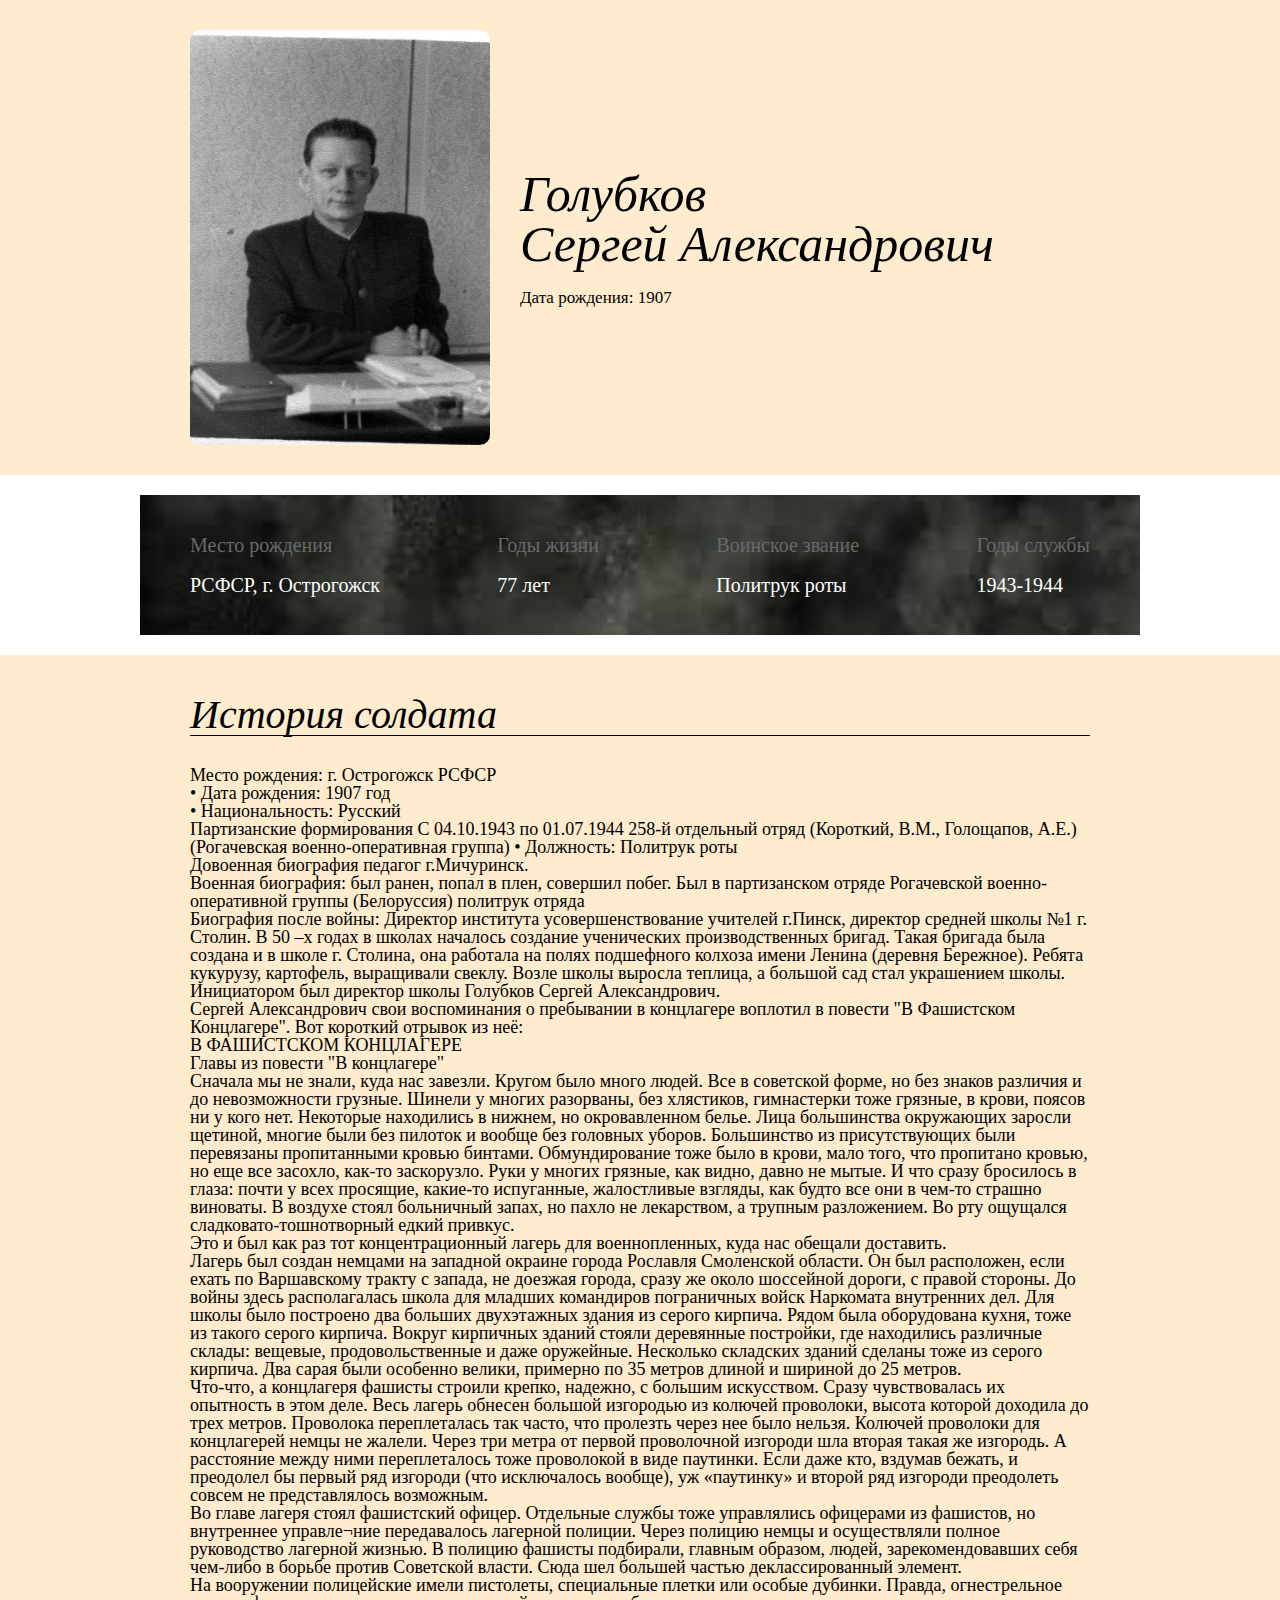
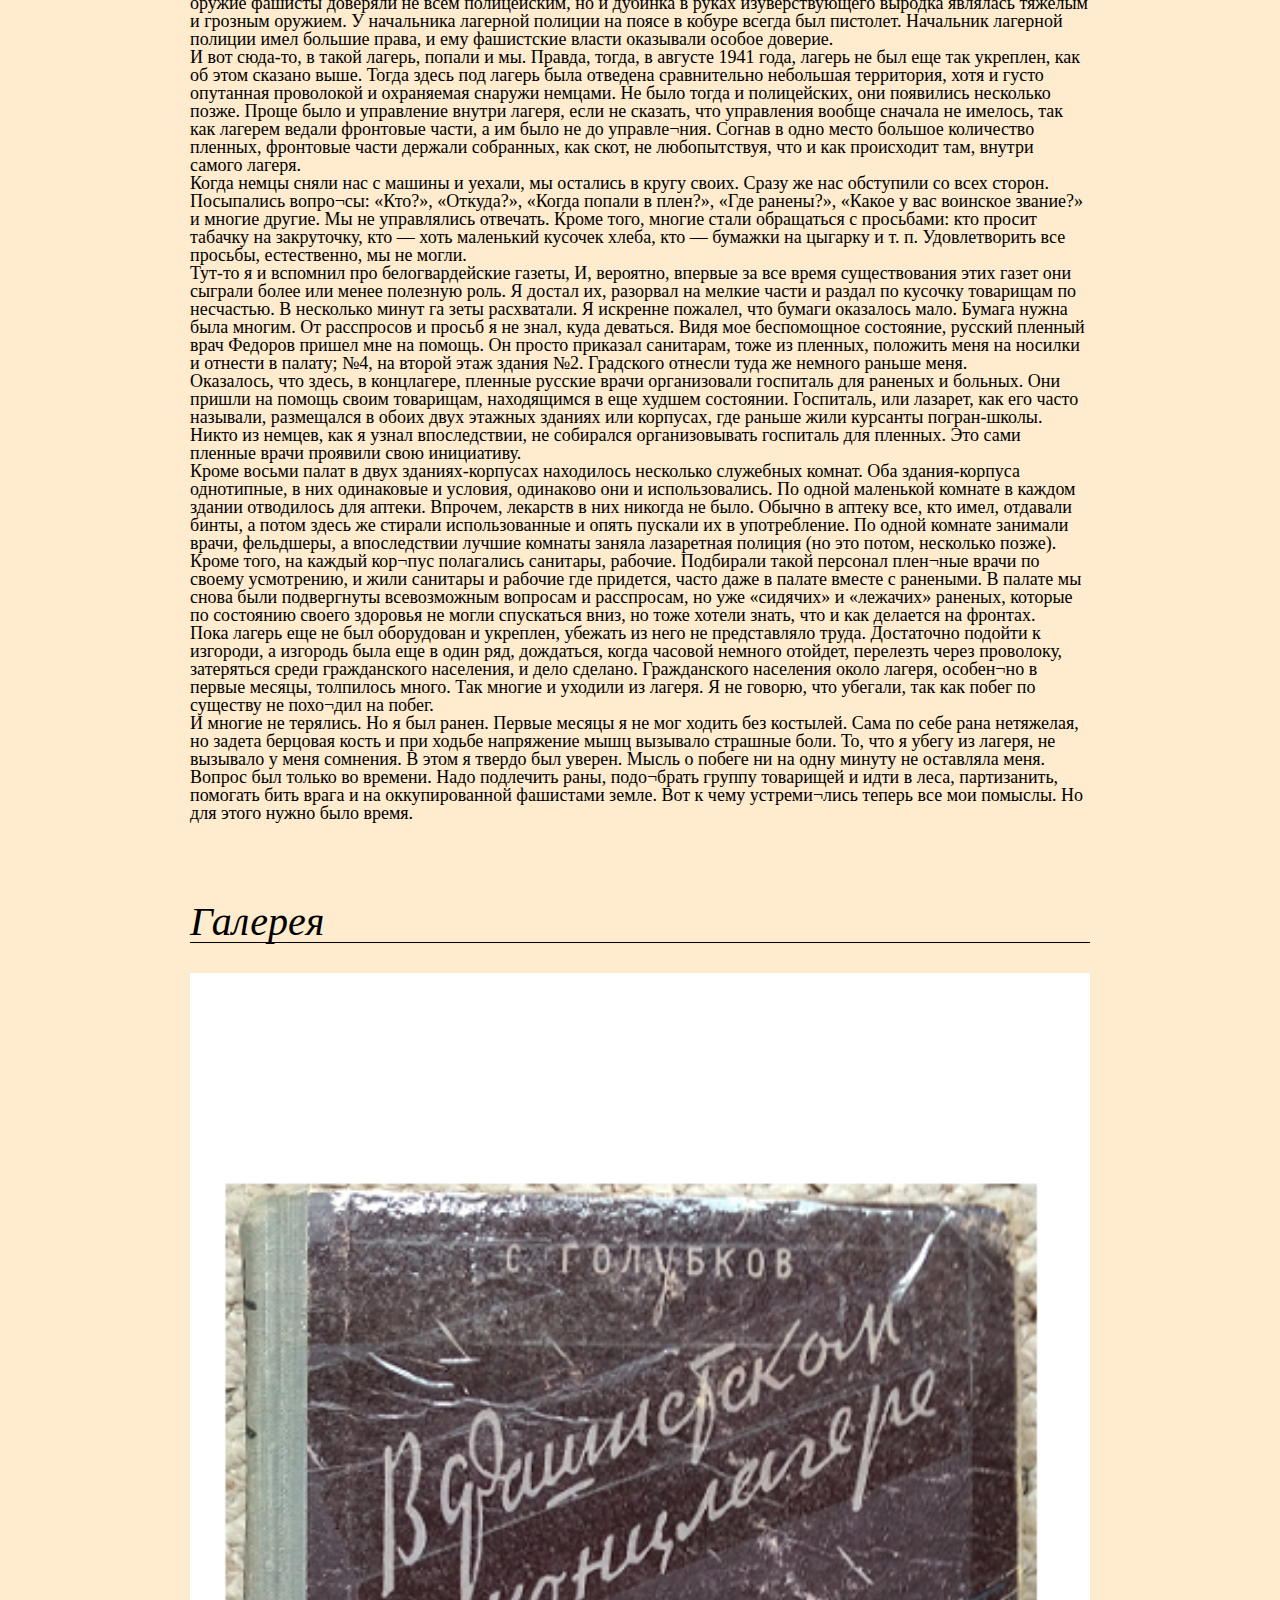
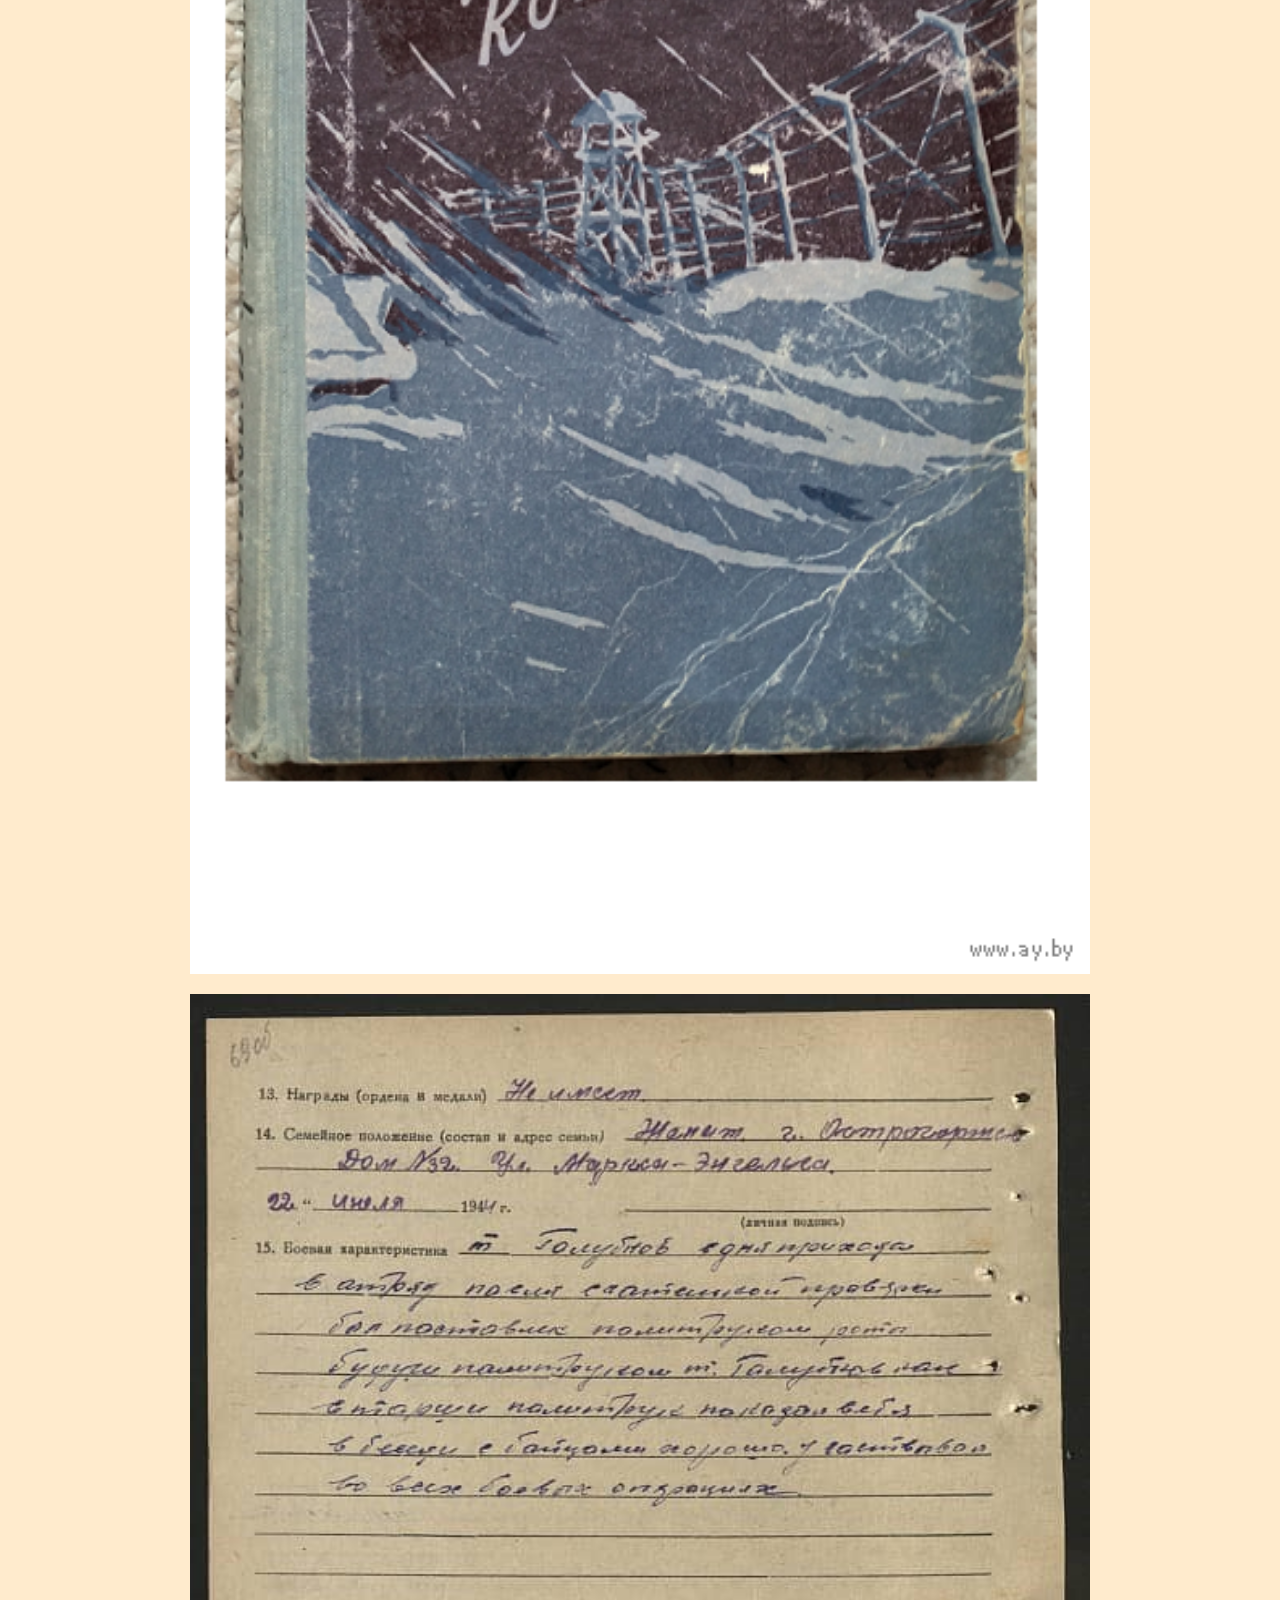
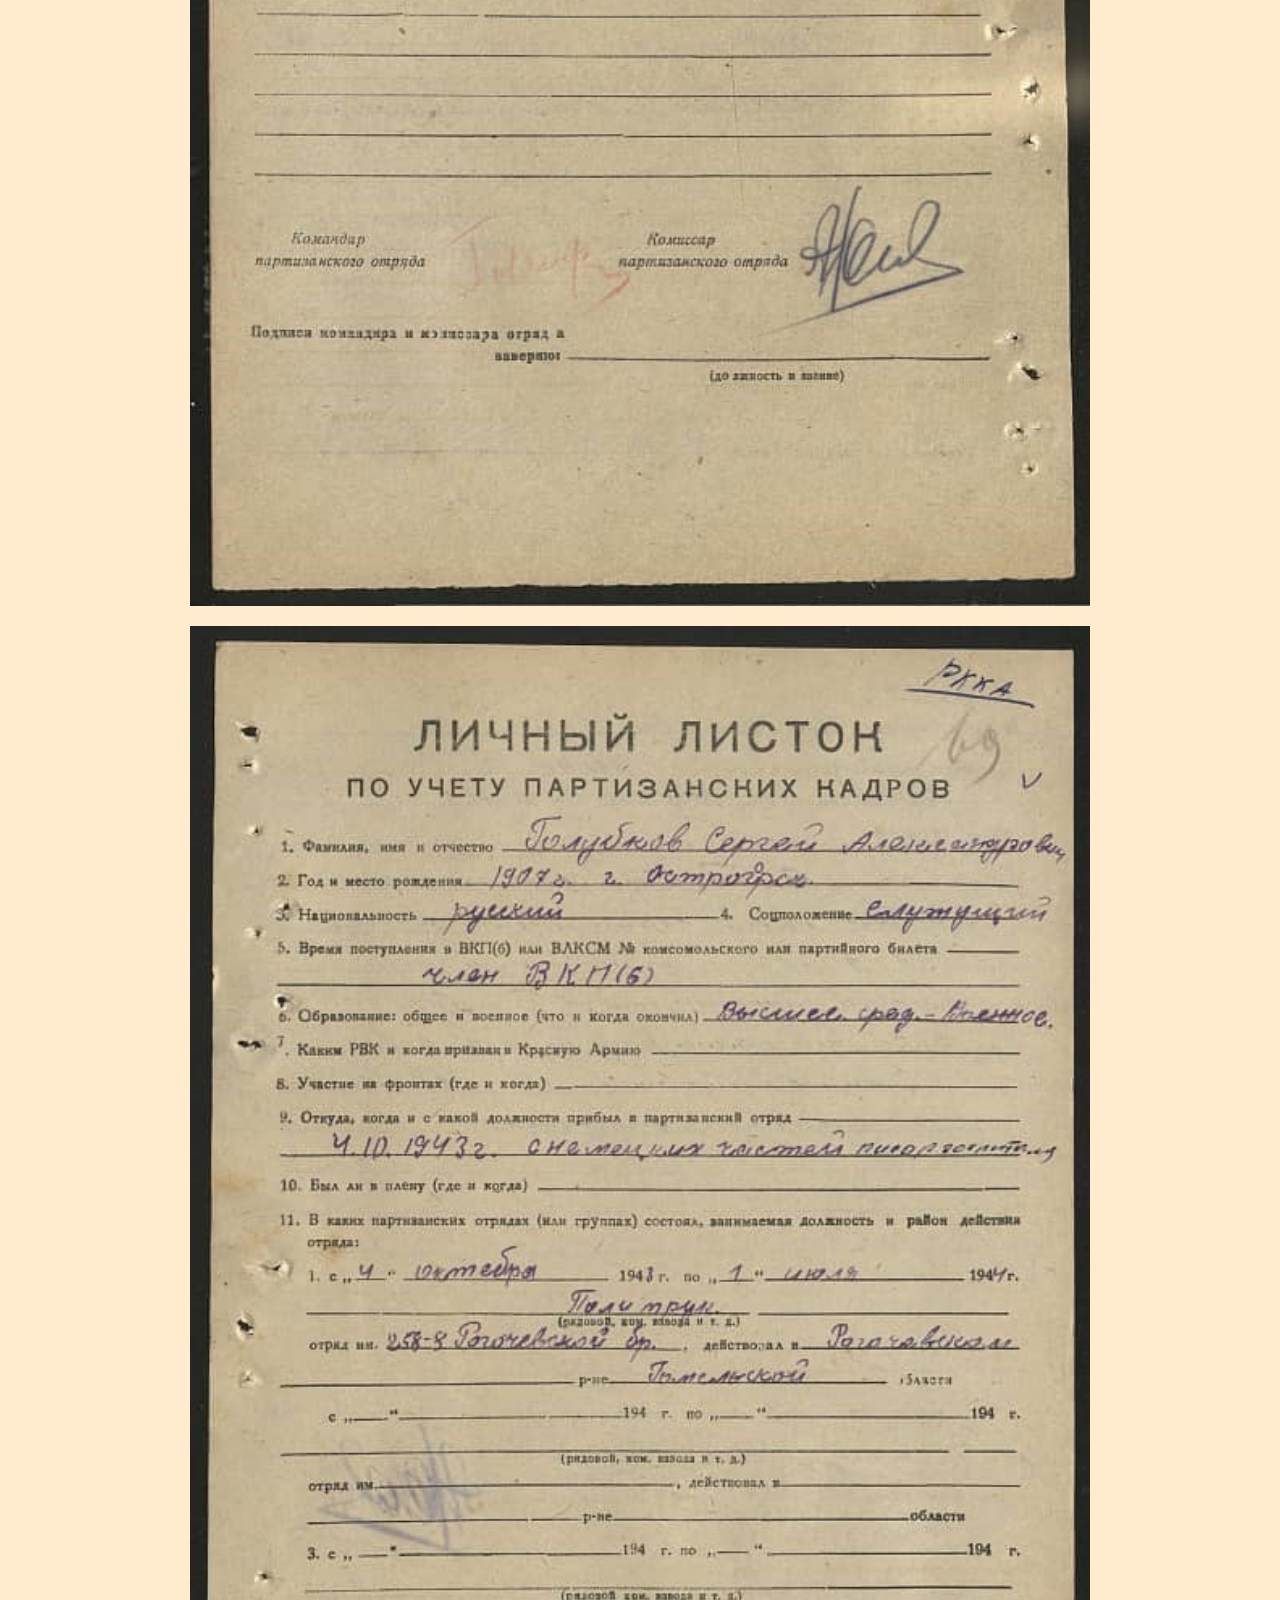
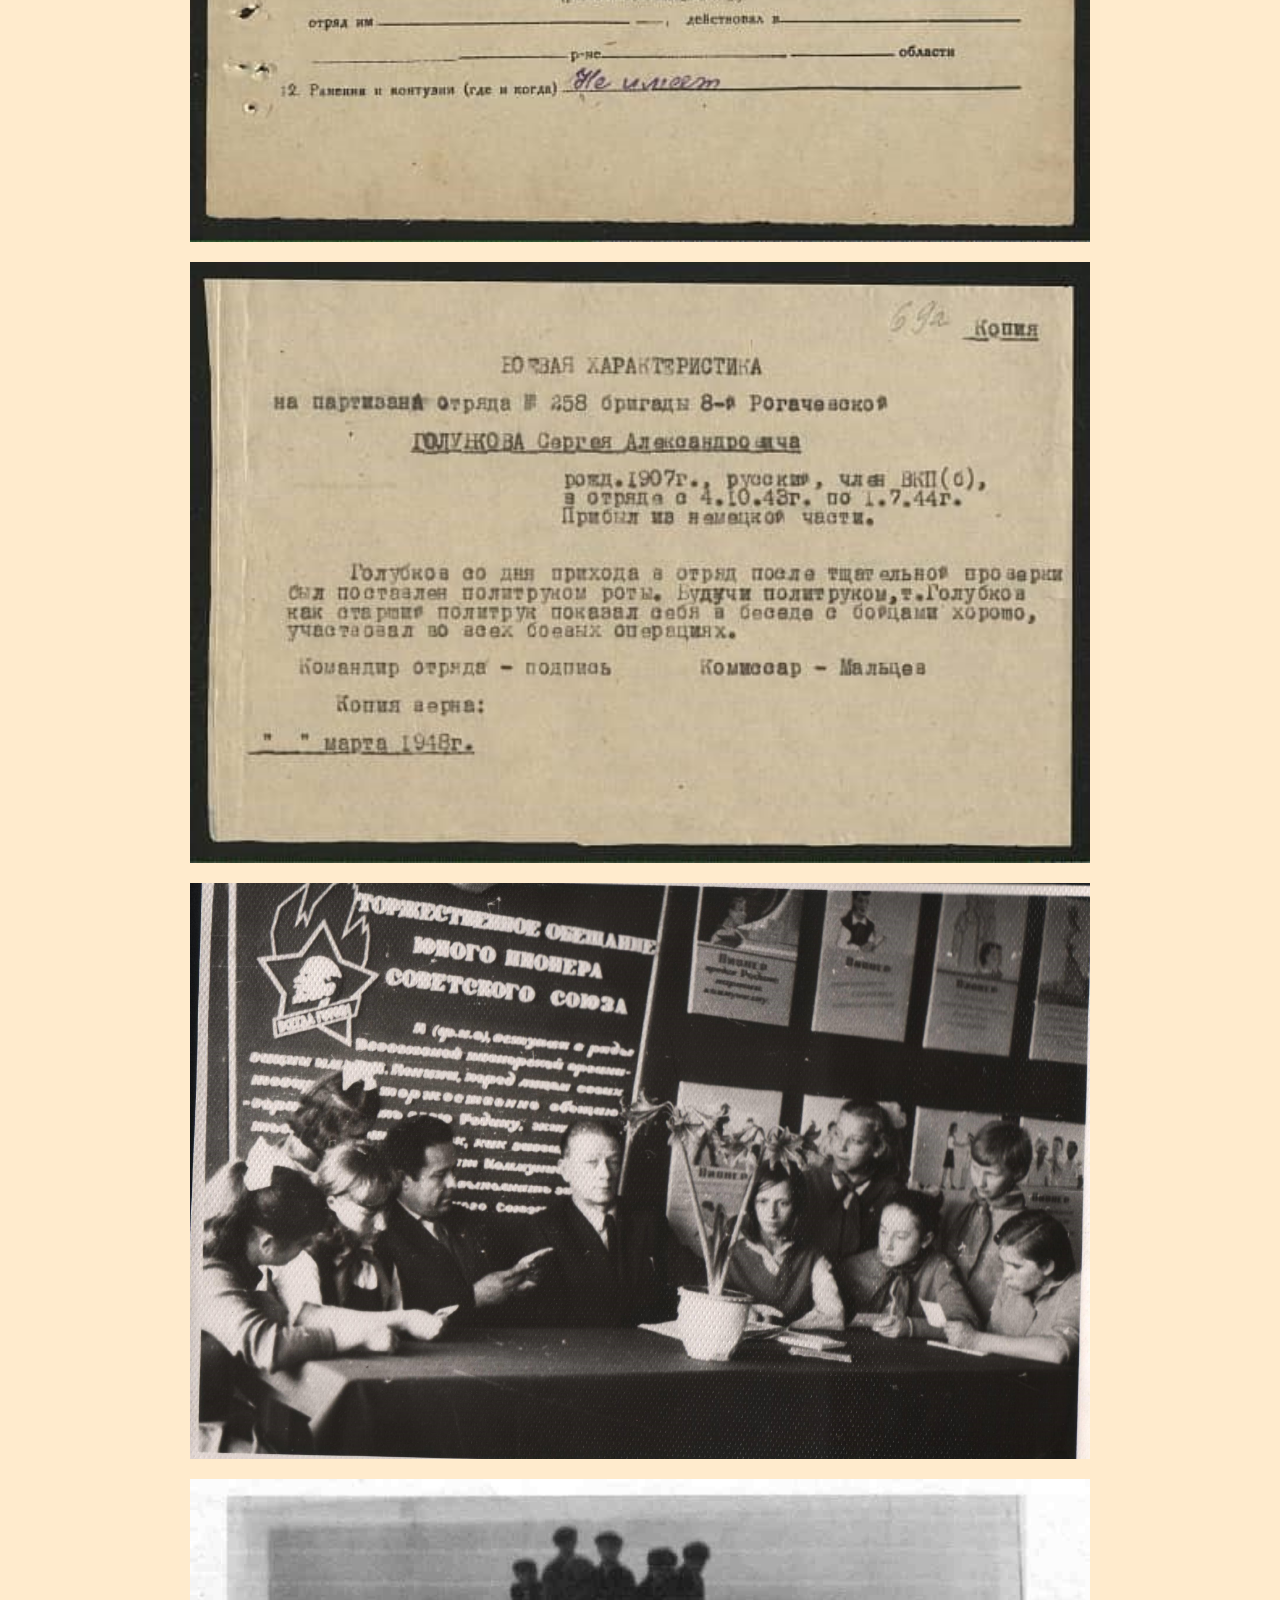
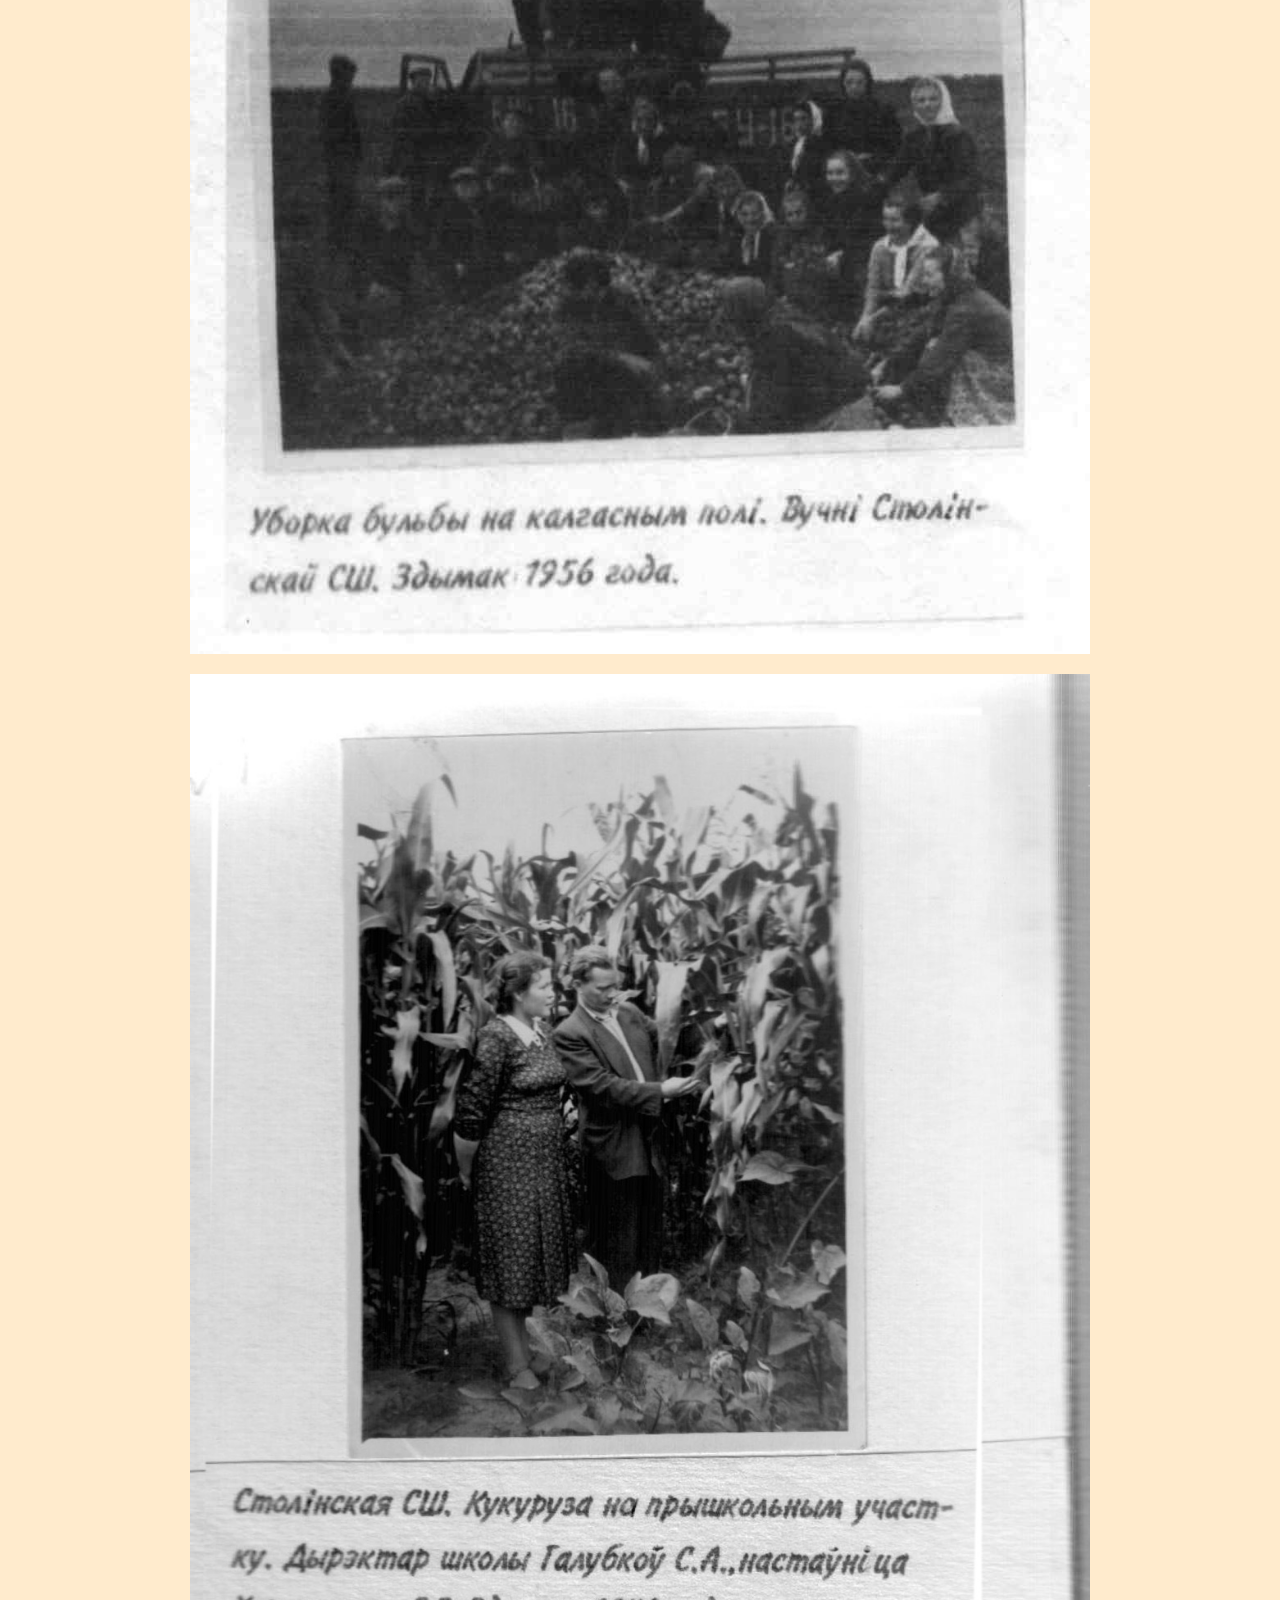
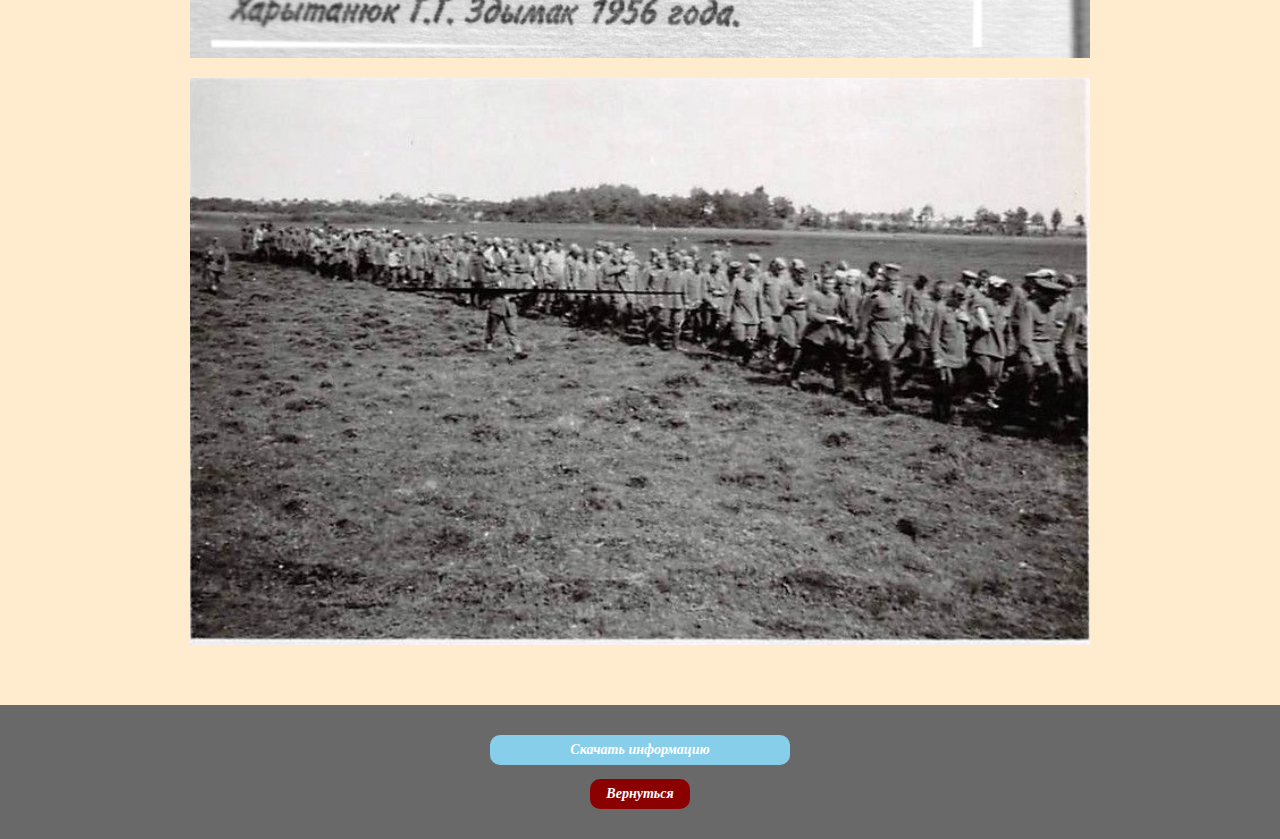
<file: Голубков/голубков.html>
<!DOCTYPE html>
<html>
<head>
	<meta charset="utf-8">
	<title>Голубков Сергей Александрович</title>
	<meta name="viewport" content="width=device-width">
	<link rel="stylesheet" href="css/style.css">
	<link rel="shortcut icon" href="../img/звезда.png">
</head>
<body>
	<header class="main">
		<div class="container">
			<div class="main__row">
				<div class="main__img"><img src="img/Голубков.jpg" alt=""></div>
				<div class="main__info">
					<div class="main__name">Голубков<br> Сергей Александрович</div>
					<div class="main__data">Дата рождения: 1907</div>
				</div>
			</div>
		</div>
	</header>
	<div class="info">
		<div class="container1">
			<div class="info__card">
				<div class="info__block">
					<div class="info__title">Место рождения</div>
					<div class="info__subtitle">РСФСР, г. Острогожск</div>
				</div>
				<div class="info__block">
					<div class="info__title">Годы жизни</div>
					<div class="info__subtitle">77 лет</div>
				</div>
				<div class="info__block">
					<div class="info__title">Воинское звание</div>
					<div class="info__subtitle">Политрук роты</div>
				</div>
				<div class="info__block">
					<div class="info__title">Годы службы</div>
					<div class="info__subtitle">1943-1944</div>
				</div>
			</div>
		</div>
	</div>
	<div class="history">
		<div class="container">
			<div class="history__title">История солдата</div>
			<p class="history__text">
				Место рождения: г. Острогожск РСФСР<br>
				•	Дата рождения: 1907 год<br>
				•	Национальность: Русский<br>
				Партизанские формирования
				С 04.10.1943 по 01.07.1944
				258-й отдельный отряд (Короткий, В.М., Голощапов, А.Е.) (Рогачевская военно-оперативная группа)
				•	Должность: Политрук роты<br>
				Довоенная биография педагог г.Мичуринск.<br>
				 Военная биография: был ранен, попал в плен, совершил побег. Был в партизанском отряде Рогачевской военно-оперативной группы (Белоруссия) политрук отряда <br>
				Биография после войны:  Директор института усовершенствование учителей г.Пинск, директор средней школы №1 г. Столин. В 50 –х годах в школах началось создание ученических производственных бригад. Такая бригада была создана и в школе г. Столина, она работала на полях подшефного колхоза имени Ленина (деревня Бережное). Ребята кукурузу, картофель, выращивали свеклу. Возле школы выросла теплица, а большой сад стал украшением  школы. Инициатором был директор школы Голубков Сергей Александрович.<br>


				Сергей Александрович свои воспоминания о пребывании в концлагере
				воплотил в повести "В Фашистском Концлагере". Вот короткий
				отрывок из неё:<br>

				В ФАШИСТСКОМ КОНЦЛАГЕРЕ<br>
				Главы из повести "В концлагере"<br>
			    Сначала мы не знали, куда нас завезли. Кругом было много людей. Все в советской форме, но без знаков различия и до невозможности грузные. Шинели у многих разорваны, без хлястиков, гимнастерки тоже грязные, в крови, поясов ни у кого нет. Некоторые находились в нижнем, но окровавленном белье. Лица большинства окружающих заросли щетиной, многие были без пилоток и вообще без головных уборов. Большинство из присутствующих были перевязаны пропитанными кровью бинтами. Обмундирование тоже было в крови, мало того, что пропитано кровью, но еще все засохло, как-то заскорузло. Руки у многих грязные, как видно, давно не мытые. И что сразу бросилось в глаза: почти у всех просящие, какие-то испуганные, жалостливые взгляды, как будто все они в чем-то страшно виноваты. В воздухе стоял больничный запах, но пахло не лекарством, а трупным разложением. Во рту ощущался сладковато-тошнотворный едкий привкус.<br>
				Это и был как раз тот концентрационный лагерь для военнопленных, куда нас обещали доставить.<br>
				Лагерь был создан немцами на западной окраине города Рославля Смоленской области. Он был расположен, если ехать по Варшавскому тракту с запада, не доезжая города, сразу же около шоссейной дороги, с правой стороны. До войны здесь располагалась школа для младших командиров пограничных войск Наркомата внутренних дел. Для школы было построено два больших двухэтажных здания из серого кирпича. Рядом была оборудована кухня, тоже из такого серого кирпича. Вокруг кирпичных зданий стояли деревянные постройки, где находились различные склады: вещевые, продовольственные и даже оружейные. Несколько складских зданий сделаны тоже из серого кирпича. Два сарая были особенно велики, примерно по 35 метров длиной и шириной до 25 метров.<br>
				Что-что, а концлагеря фашисты строили крепко, надежно, с большим искусством. Сразу чувствовалась их опытность в этом деле. Весь лагерь обнесен большой изгородью из колючей проволоки, высота которой доходила до трех метров. Проволока переплеталась так часто, что пролезть через нее было нельзя. Колючей проволоки для концлагерей немцы не жалели. Через три метра от первой проволочной изгороди шла вторая такая же изгородь. А расстояние между ними переплеталось тоже проволокой в виде паутинки. Если даже кто, вздумав бежать, и преодолел бы первый ряд изгороди (что исключалось вообще), уж «паутинку» и второй ряд изгороди преодолеть совсем не представлялось возможным.<br>
				Во главе лагеря стоял фашистский офицер. Отдельные службы тоже управлялись офицерами из фашистов, но внутреннее управле¬ние передавалось лагерной полиции. Через полицию немцы и осуществляли полное руководство лагерной жизнью. В полицию фашисты подбирали, главным образом, людей, зарекомендовавших себя чем-либо в борьбе против Советской власти. Сюда шел большей частью деклассированный элемент.<br>
				На вооружении полицейские имели пистолеты, специальные плетки или особые дубинки. Правда, огнестрельное оружие фашисты доверяли не всем полицейским, но и дубинка в руках изуверствующего выродка являлась тяжелым и грозным оружием. У начальника лагерной полиции на поясе в кобуре всегда был пистолет. Начальник лагерной полиции имел большие права, и ему фашистские власти оказывали особое доверие.<br>
				И вот сюда-то, в такой лагерь, попали и мы. Правда, тогда, в августе 1941 года, лагерь не был еще так укреплен, как об этом сказано выше. Тогда здесь под лагерь была отведена сравнительно небольшая территория, хотя и густо опутанная проволокой и охраняемая снаружи немцами. Не было тогда и полицейских, они появились несколько позже. Проще было и управление внутри лагеря, если не сказать, что управления вообще сначала не имелось, так как лагерем ведали фронтовые части, а им было не до управле¬ния. Согнав в одно место большое количество пленных, фронтовые части держали собранных, как скот, не любопытствуя, что и как происходит там, внутри самого лагеря.<br>
				Когда немцы сняли нас с машины и уехали, мы остались в кругу своих. Сразу же нас обступили со всех сторон. Посыпались вопро¬сы: «Кто?», «Откуда?», «Когда попали в плен?», «Где ранены?», «Какое у вас воинское звание?» и многие другие. Мы не управлялись отвечать. Кроме того, многие стали обращаться с просьбами: кто просит табачку на закруточку, кто — хоть маленький кусочек хлеба, кто — бумажки на цыгарку и т. п. Удовлетворить все просьбы, естественно, мы не могли.<br>
				Тут-то я и вспомнил про белогвардейские газеты, И, вероятно, впервые за все время существования этих газет они сыграли более или менее полезную роль. Я достал их, разорвал на мелкие части и раздал по кусочку товарищам по несчастью. В несколько минут га зеты расхватали. Я искренне пожалел, что бумаги оказалось мало.
				Бумага нужна была многим. От расспросов и просьб я не знал, куда деваться. Видя мое беспомощное состояние, русский пленный врач Федоров пришел мне на помощь. Он просто приказал санитарам, тоже из пленных, положить меня на носилки и отнести в палату; №4, на второй этаж здания №2. Градского отнесли туда же немного раньше меня.<br>
				Оказалось, что здесь, в концлагере, пленные русские врачи организовали госпиталь для раненых и больных. Они пришли на помощь своим товарищам, находящимся в еще худшем состоянии. Госпиталь, или лазарет, как его часто называли, размещался в обоих двух этажных зданиях или корпусах, где раньше жили курсанты погран-школы. Никто из немцев, как я узнал впоследствии, не собирался организовывать госпиталь для пленных. Это сами пленные врачи проявили свою инициативу.<br>
				Кроме восьми палат в двух зданиях-корпусах находилось несколько служебных комнат. Оба здания-корпуса однотипные, в них одинаковые и условия, одинаково они и использовались. По одной маленькой комнате в каждом здании отводилось для аптеки. Впрочем, лекарств в них никогда не было. Обычно в аптеку все, кто имел, отдавали бинты, а потом здесь же стирали использованные и опять пускали их в употребление. По одной комнате занимали врачи, фельдшеры, а впоследствии лучшие комнаты заняла лазаретная полиция (но это потом, несколько позже). Кроме того, на каждый кор¬пус полагались санитары, рабочие. Подбирали такой персонал плен¬ные врачи по своему усмотрению, и жили санитары и рабочие где придется, часто даже в палате вместе с ранеными.
				В палате мы снова были подвергнуты всевозможным вопросам и расспросам, но уже «сидячих» и «лежачих» раненых, которые по состоянию своего здоровья не могли спускаться вниз, но тоже хотели знать, что и как делается на фронтах.<br>
				Пока лагерь еще не был оборудован и укреплен, убежать из него не представляло труда. Достаточно подойти к изгороди, а изгородь была еще в один ряд, дождаться, когда часовой немного отойдет, перелезть через проволоку, затеряться среди гражданского населения, и дело сделано. Гражданского населения около лагеря, особен¬но в первые месяцы, толпилось много. Так многие и уходили из лагеря. Я не говорю, что убегали, так как побег по существу не похо¬дил на побег.<br>
				И многие не терялись. Но я был ранен. Первые месяцы я не мог ходить без костылей. Сама по себе рана нетяжелая, но задета берцовая кость и при ходьбе напряжение мышц вызывало страшные боли. То, что я убегу из лагеря, не вызывало у меня сомнения. В этом я твердо был уверен. Мысль о побеге ни на одну минуту не оставляла меня. Вопрос был только во времени. Надо подлечить раны, подо¬брать группу товарищей и идти в леса, партизанить, помогать бить врага и на оккупированной фашистами земле. Вот к чему устреми¬лись теперь все мои помыслы. Но для этого нужно было время.
			</p>
		</div>
	</div>	
	<div class="galery history">
		<div class="container">
			<div class="galery__title history__title">Галерея</div>
			<img src="img/1.jpg" alt="">
			<img src="img/2.jpg" alt="">
			<img src="img/3.jpg" alt="">
			<img src="img/4.jpg" alt="">
			<img src="img/5.jpg" alt="">
			<img src="img/6.jpg" alt="">
			<img src="img/7.jpg" alt="">
			<img src="img/8.jpg" alt="">
		</div>
	</div>	
	<footer class="footer">
		<div class="container">
			<a href="../info/Голубков.7z" class="footer__link footer__link_b" download=""><span>Скачать информацию</span></a><br>
			<a href="../index.html" class="footer__link"><span>Вернуться</span></a>
		</div>
	</footer>
</body>
</html>
</file>
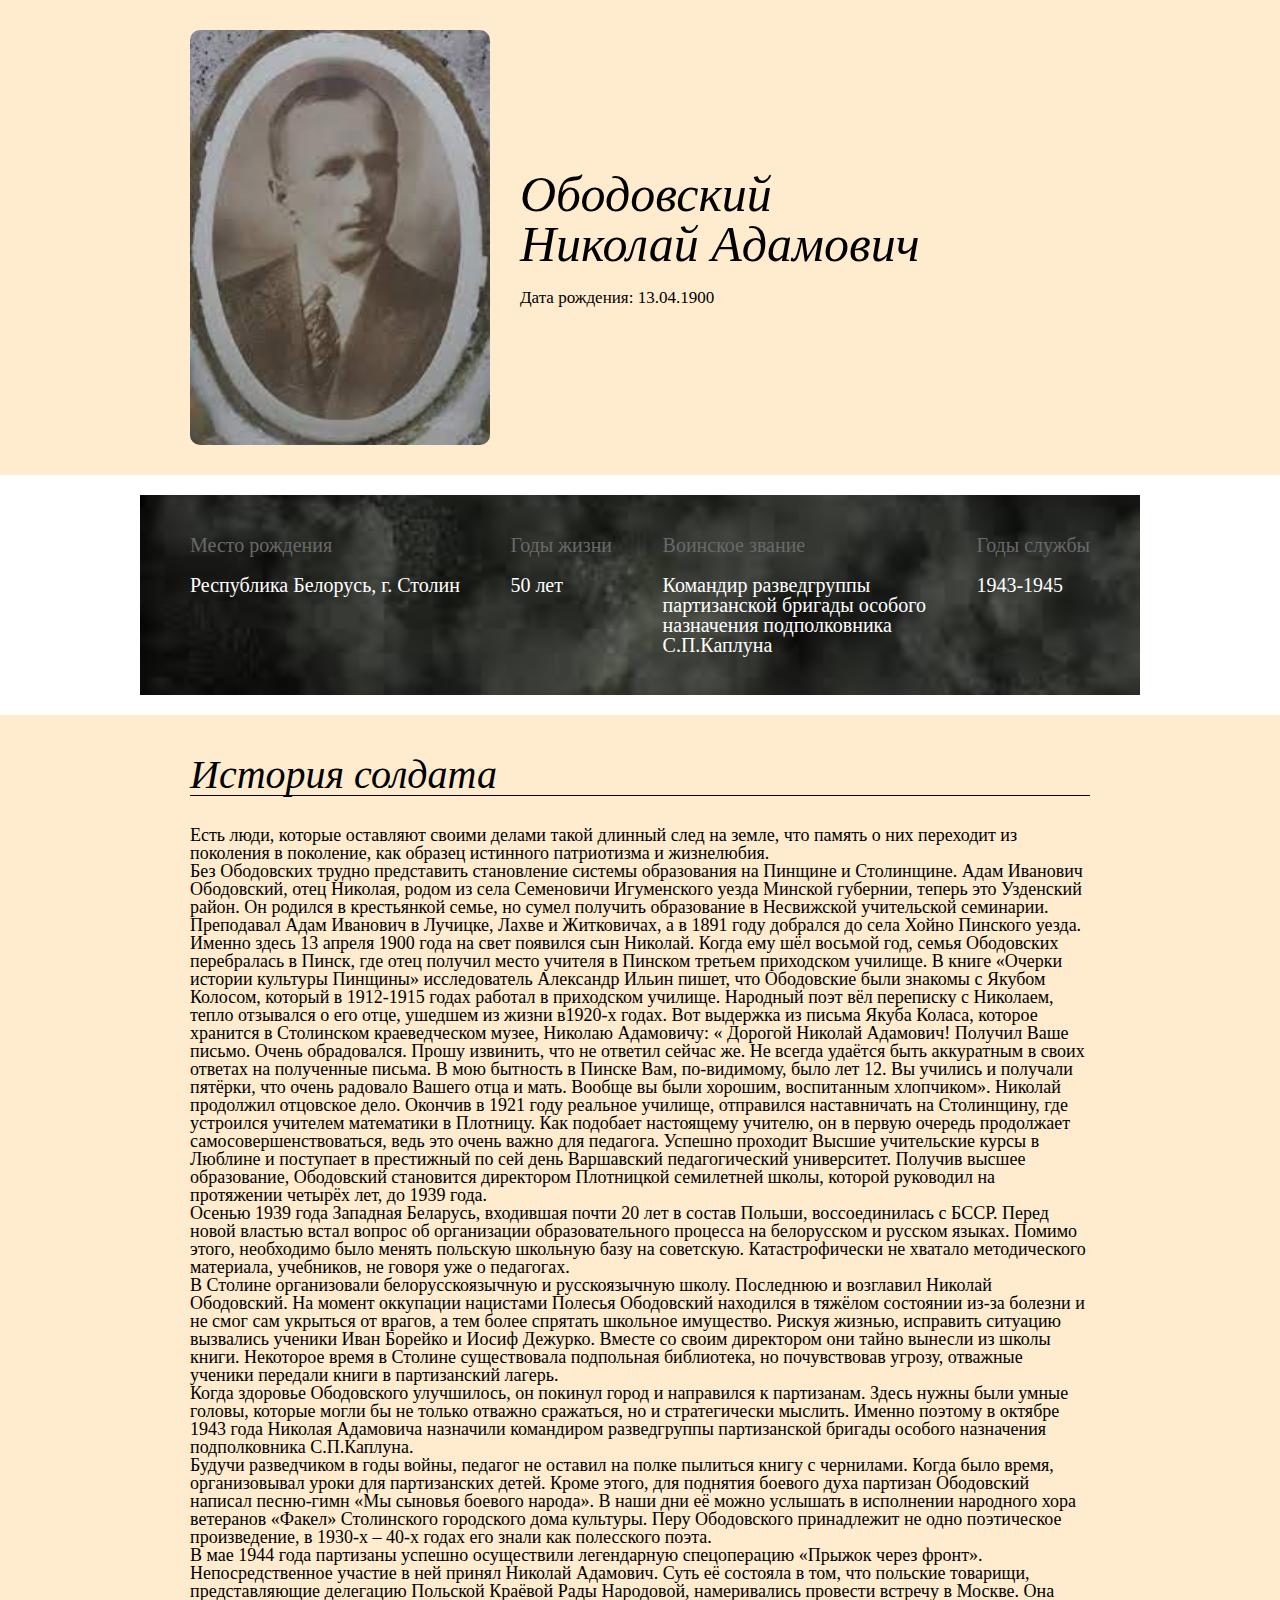
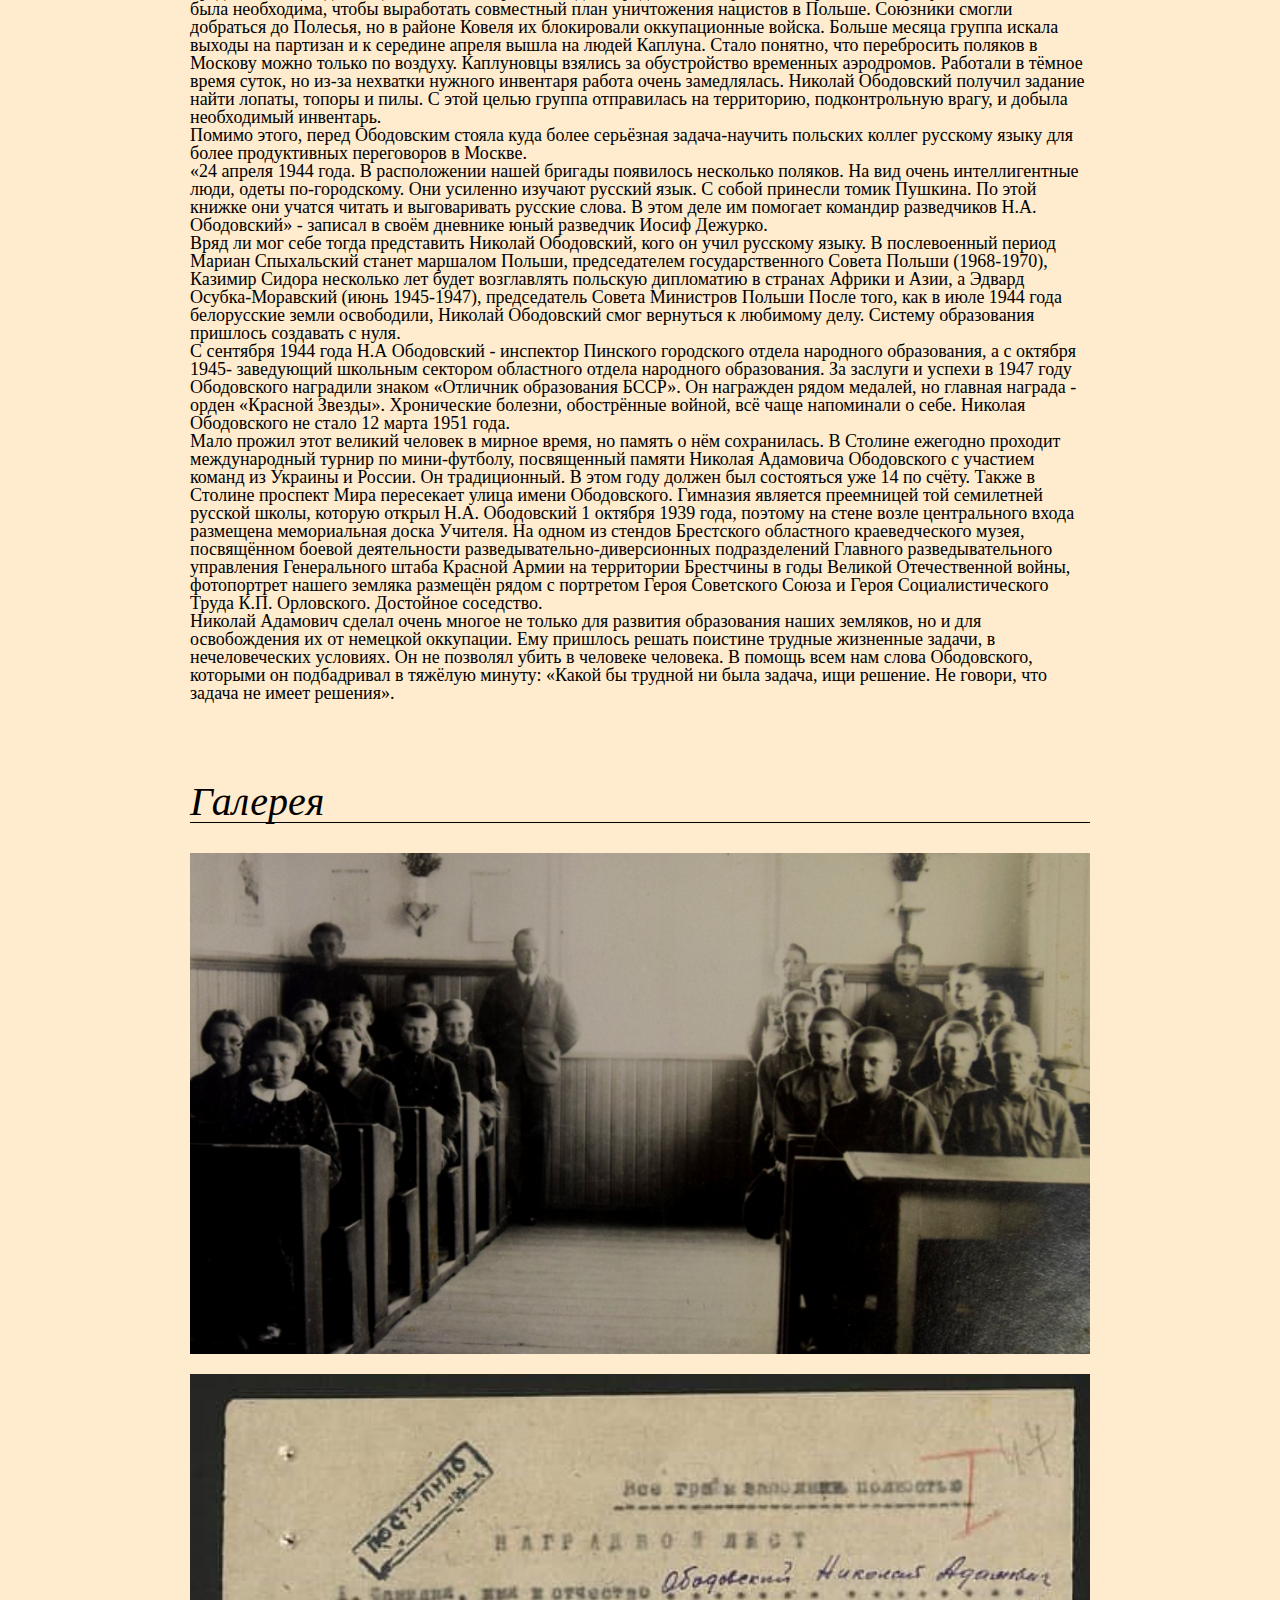
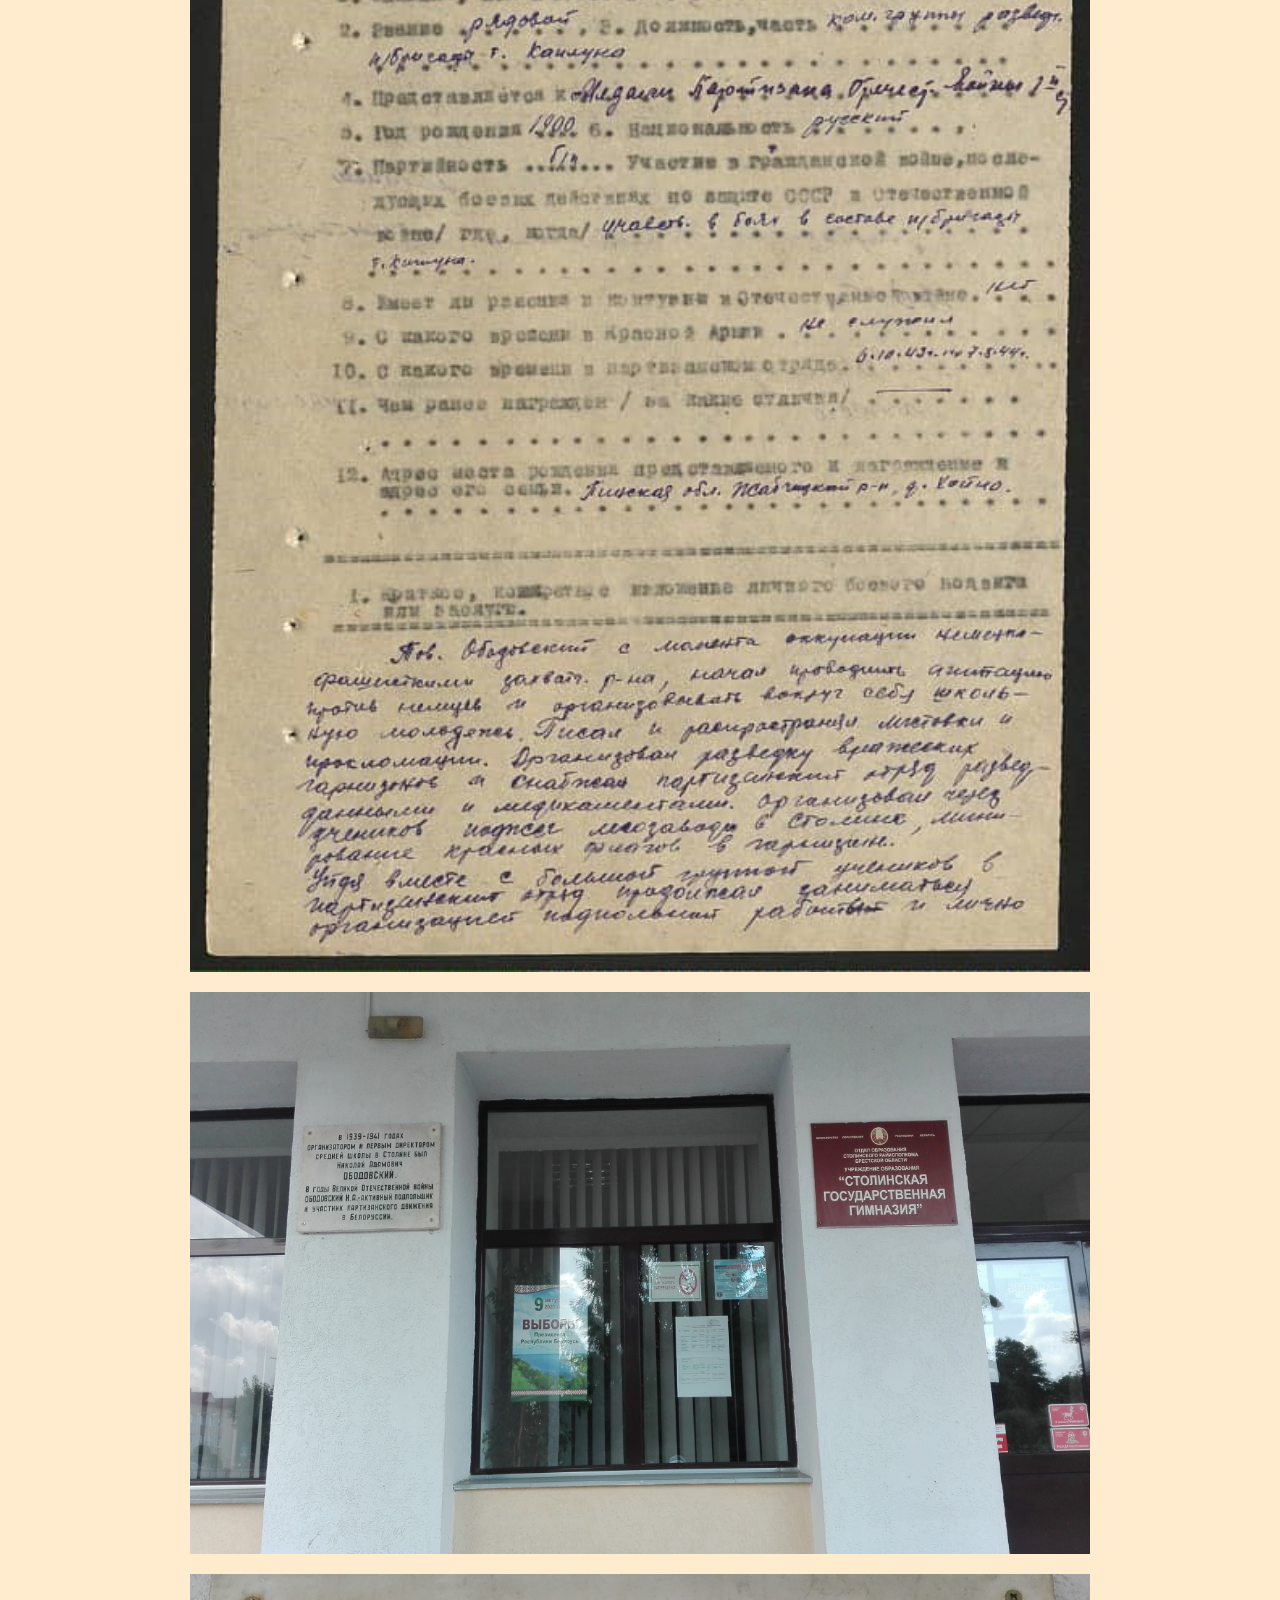
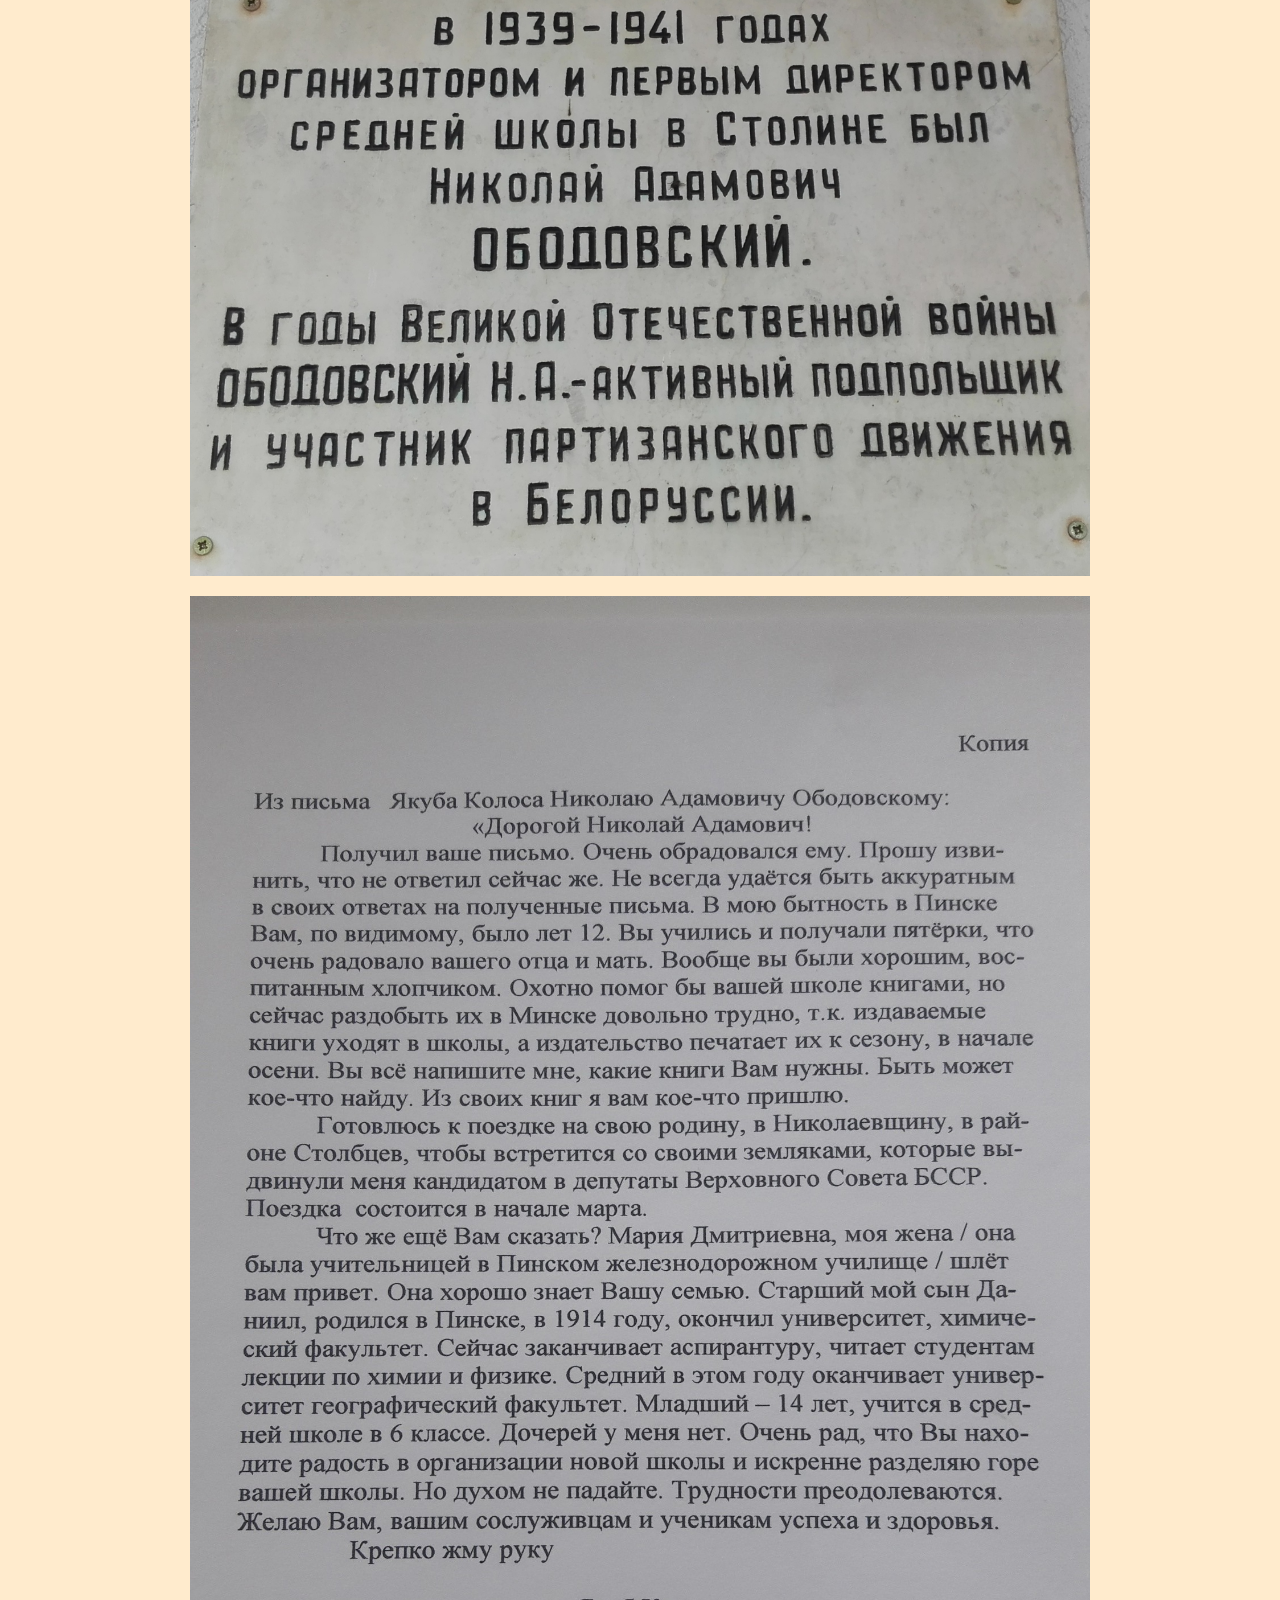
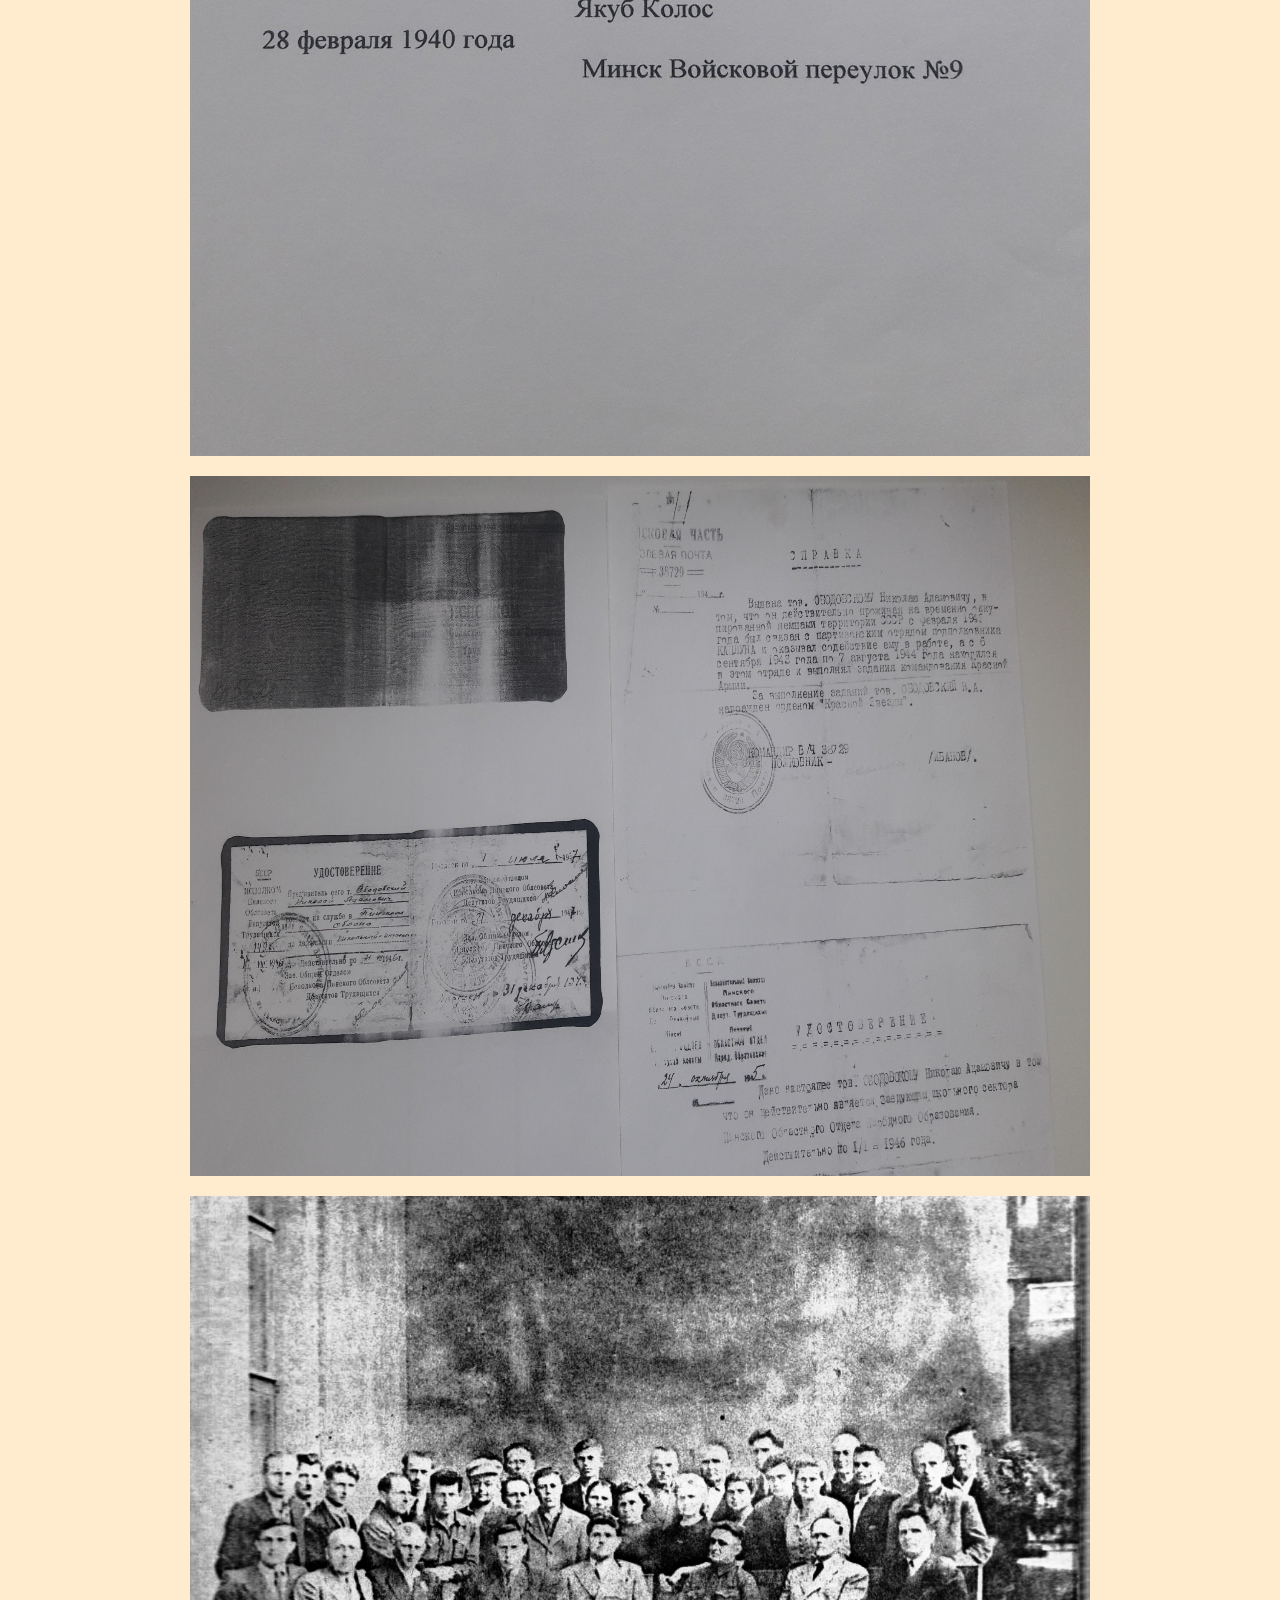
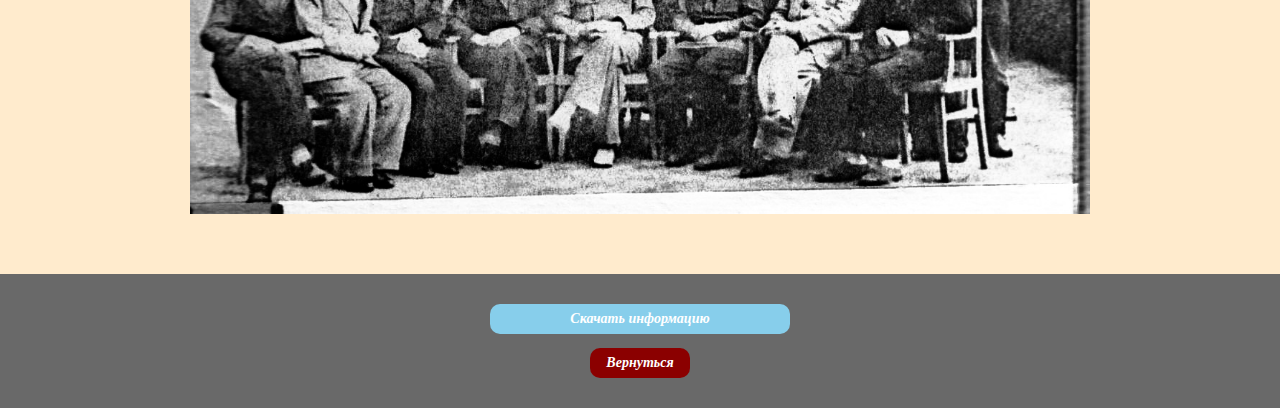
<file: Ободовский/ободовский.html>
<!DOCTYPE html>
<html>
<head>
	<meta charset="utf-8">
	<title>Ободовский Николай Адамович</title>
	<meta name="viewport" content="width=device-width">
	<link rel="stylesheet" href="css/style.css">
	<link rel="shortcut icon" href="../img/звезда.png">
</head>
<body>
	<header class="main">
		<div class="container">
			<div class="main__row">
				<div class="main__img"><img src="img/Ободовский.jpg" alt=""></div>
				<div class="main__info">
					<div class="main__name">Ободовский<br> Николай Адамович</div>
					<div class="main__work"></div>
					<div class="main__data">Дата рождения: 13.04.1900</div>
				</div>
			</div>
		</div>
	</header>
	<div class="info">
		<div class="container1">
			<div class="info__card">
				<div class="info__block">
					<div class="info__title">Место рождения</div>
					<div class="info__subtitle">Республика Белорусь, г. Столин</div>
				</div>
				<div class="info__block">
					<div class="info__title">Годы жизни</div>
					<div class="info__subtitle">50 лет</div>
				</div>
				<div class="info__block">
					<div class="info__title">Воинское звание</div>
					<div class="info__subtitle">Командир разведгруппы<br> партизанской бригады особого<br> назначения подполковника<br> С.П.Каплуна</div>
				</div>
				<div class="info__block">
					<div class="info__title">Годы службы</div>
					<div class="info__subtitle">1943-1945</div>
				</div>
			</div>
		</div>
	</div>
	<div class="history">
		<div class="container">
			<div class="history__title">История солдата</div>
			<p class="history__text">
				Есть люди, которые оставляют своими делами  такой длинный след на земле, что память о них переходит из поколения в поколение, как образец истинного патриотизма и жизнелюбия.<br>
				Без    Ободовских трудно представить становление системы образования на Пинщине и Столинщине. 
				Адам Иванович Ободовский, отец Николая, родом из села Семеновичи Игуменского уезда Минской губернии, теперь это Узденский район. Он родился в крестьянкой семье, но сумел получить образование в Несвижской учительской семинарии. Преподавал Адам Иванович в Лучицке, Лахве и Житковичах, а в 1891 году добрался до села Хойно Пинского уезда. Именно здесь 13 апреля 1900 года на свет появился сын Николай. Когда ему шёл восьмой год, семья Ободовских перебралась в Пинск, где отец получил место учителя в Пинском третьем приходском училище.
				В книге «Очерки истории культуры Пинщины» исследователь Александр Ильин пишет, что Ободовские были знакомы с Якубом Колосом, который в 1912-1915 годах работал в приходском училище. Народный поэт вёл переписку с Николаем, тепло отзывался о его отце, ушедшем из жизни в1920-х годах. Вот выдержка из письма Якуба  Коласа, которое хранится в Столинском краеведческом музее,  Николаю Адамовичу: « Дорогой Николай Адамович! Получил Ваше письмо. Очень обрадовался. Прошу извинить, что не ответил сейчас же. Не всегда удаётся быть аккуратным в своих ответах на полученные письма. В мою бытность в Пинске Вам, по-видимому, было лет 12. Вы учились и получали пятёрки, что очень радовало Вашего  отца и мать. Вообще вы были хорошим, воспитанным хлопчиком».
				Николай продолжил отцовское дело. Окончив в 1921 году реальное училище, отправился наставничать на Столинщину, где устроился учителем математики в Плотницу. Как подобает настоящему учителю, он в первую очередь продолжает самосовершенствоваться, ведь это очень важно для педагога. Успешно проходит Высшие учительские курсы в Люблине и поступает в престижный по сей день Варшавский педагогический университет.
				Получив высшее образование, Ободовский становится директором   Плотницкой семилетней школы, которой руководил на протяжении четырёх лет, до 1939 года.<br>
				Осенью 1939 года Западная Беларусь, входившая почти 20 лет в состав Польши, воссоединилась с БССР. Перед новой властью встал вопрос об организации образовательного процесса на белорусском и русском языках. Помимо этого, необходимо было менять польскую школьную базу на советскую. Катастрофически не хватало методического материала, учебников, не говоря уже о педагогах.<br>
				В Столине организовали белорусскоязычную и русскоязычную школу. Последнюю и возглавил Николай Ободовский.
				На момент оккупации нацистами Полесья   Ободовский находился в тяжёлом состоянии из-за болезни и не смог сам укрыться от врагов, а тем более спрятать школьное имущество. Рискуя жизнью, исправить ситуацию  вызвались ученики Иван Борейко и Иосиф Дежурко. Вместе со своим директором они тайно вынесли из школы книги. Некоторое время в Столине существовала подпольная библиотека, но почувствовав угрозу, отважные ученики  передали книги в партизанский лагерь.<br>
				Когда здоровье Ободовского улучшилось, он покинул город и направился к партизанам. Здесь нужны были умные головы, которые могли бы не только отважно сражаться, но и стратегически мыслить. Именно поэтому в октябре 1943 года Николая Адамовича назначили командиром разведгруппы партизанской бригады особого назначения подполковника С.П.Каплуна.<br>
				Будучи разведчиком в годы войны, педагог не оставил на полке пылиться книгу с чернилами. Когда было время, организовывал уроки для партизанских детей. Кроме этого, для поднятия боевого духа партизан Ободовский написал песню-гимн «Мы сыновья боевого народа». В наши дни её можно услышать в исполнении народного хора ветеранов «Факел» Столинского городского дома культуры. Перу Ободовского принадлежит не одно поэтическое произведение, в 1930-х – 40-х годах  его знали как полесского поэта.<br>
				В мае 1944 года партизаны успешно осуществили легендарную спецоперацию «Прыжок через фронт». Непосредственное участие в ней принял Николай Адамович. Суть её состояла  в том, что польские товарищи, представляющие делегацию Польской Краёвой Рады Народовой, намеривались  провести встречу в Москве.  Она была необходима, чтобы выработать совместный план уничтожения нацистов в Польше. Союзники смогли добраться до Полесья, но в районе Ковеля их блокировали оккупационные войска. Больше месяца группа искала выходы на партизан и к середине апреля вышла на людей Каплуна. Стало понятно, что перебросить поляков в Москову можно только по воздуху. Каплуновцы взялись за обустройство временных аэродромов. Работали в тёмное время суток, но из-за нехватки нужного инвентаря работа очень замедлялась. Николай Ободовский получил задание найти лопаты, топоры и пилы. С этой целью группа отправилась на территорию, подконтрольную врагу, и добыла необходимый инвентарь.<br>
				Помимо этого, перед Ободовским стояла куда более серьёзная задача-научить польских коллег русскому языку для более продуктивных переговоров в Москве.<br>
				«24 апреля 1944 года. В расположении нашей бригады появилось несколько поляков. На вид очень интеллигентные люди, одеты по-городскому. Они усиленно изучают русский язык. С собой принесли томик Пушкина. По этой книжке они учатся читать и выговаривать русские слова. В этом деле им помогает командир разведчиков Н.А. Ободовский» - записал в своём дневнике юный разведчик Иосиф Дежурко.<br>
				Вряд ли мог себе тогда представить Николай Ободовский, кого он учил русскому языку. В послевоенный период Мариан Спыхальский станет маршалом Польши, председателем государственного Совета Польши (1968-1970), Казимир Сидора несколько лет будет возглавлять польскую дипломатию в странах Африки и Азии, а Эдвард Осубка-Моравский (июнь 1945-1947), председатель Совета Министров Польши
				После того, как в июле 1944 года белорусские земли освободили, Николай Ободовский смог вернуться к любимому делу. Систему образования пришлось создавать с нуля.<br>
				С сентября 1944 года Н.А Ободовский - инспектор Пинского городского отдела народного образования, а с октября 1945- заведующий школьным сектором областного отдела народного образования.
				За заслуги и успехи в 1947 году Ободовского наградили знаком «Отличник образования БССР». Он награжден рядом медалей, но главная награда - орден «Красной Звезды». Хронические болезни, обострённые войной, всё чаще напоминали о себе. Николая Ободовского не стало 12 марта 1951 года.<br>
				Мало прожил этот великий человек в мирное время, но память о нём сохранилась. В Столине ежегодно проходит международный турнир по мини-футболу, посвященный памяти Николая Адамовича Ободовского с участием команд из Украины и России. Он традиционный. В этом году должен был состояться уже 14 по счёту. Также в Столине проспект Мира пересекает улица имени Ободовского. Гимназия является преемницей той семилетней русской школы, которую открыл Н.А. Ободовский 1 октября 1939 года, поэтому на стене возле центрального входа размещена мемориальная доска Учителя. На одном из стендов Брестского областного краеведческого музея, посвящённом боевой деятельности разведывательно-диверсионных подразделений Главного разведывательного управления Генерального штаба Красной Армии на территории Брестчины в годы Великой Отечественной войны, фотопортрет нашего земляка размещён рядом с портретом Героя Советского Союза и Героя Социалистического Труда К.П. Орловского. Достойное соседство.<br>
				Николай Адамович сделал очень многое не только для развития образования наших земляков, но и для освобождения их от немецкой оккупации. Ему пришлось решать поистине трудные жизненные задачи, в нечеловеческих условиях. Он не позволял убить в человеке человека. В помощь всем нам слова Ободовского, которыми он подбадривал в тяжёлую минуту: «Какой бы трудной ни была задача, ищи решение. Не говори, что задача не имеет решения». 
			</p>
		</div>
	</div>	
	<div class="galery history">
		<div class="container">
			<div class="galery__title history__title">Галерея</div>
			<img src="img/1.png" alt="">
			<img src="img/2.jpg" alt="">
			<img src="img/3.png" alt="">
			<img src="img/4.png" alt="">
			<img src="img/5.jpg" alt="">
			<img src="img/6.jpg" alt="">
			<img src="img/7.jpg" alt="">
		</div>
	</div>	
	<footer class="footer">
		<div class="container">
			<a href="../info/Ободовский.7z" class="footer__link footer__link_b" download=""><span>Скачать информацию</span></a><br>
			<a href="../index.html" class="footer__link"><span>Вернуться</span></a>
		</div>
	</footer>
</body>
</html>
</file>
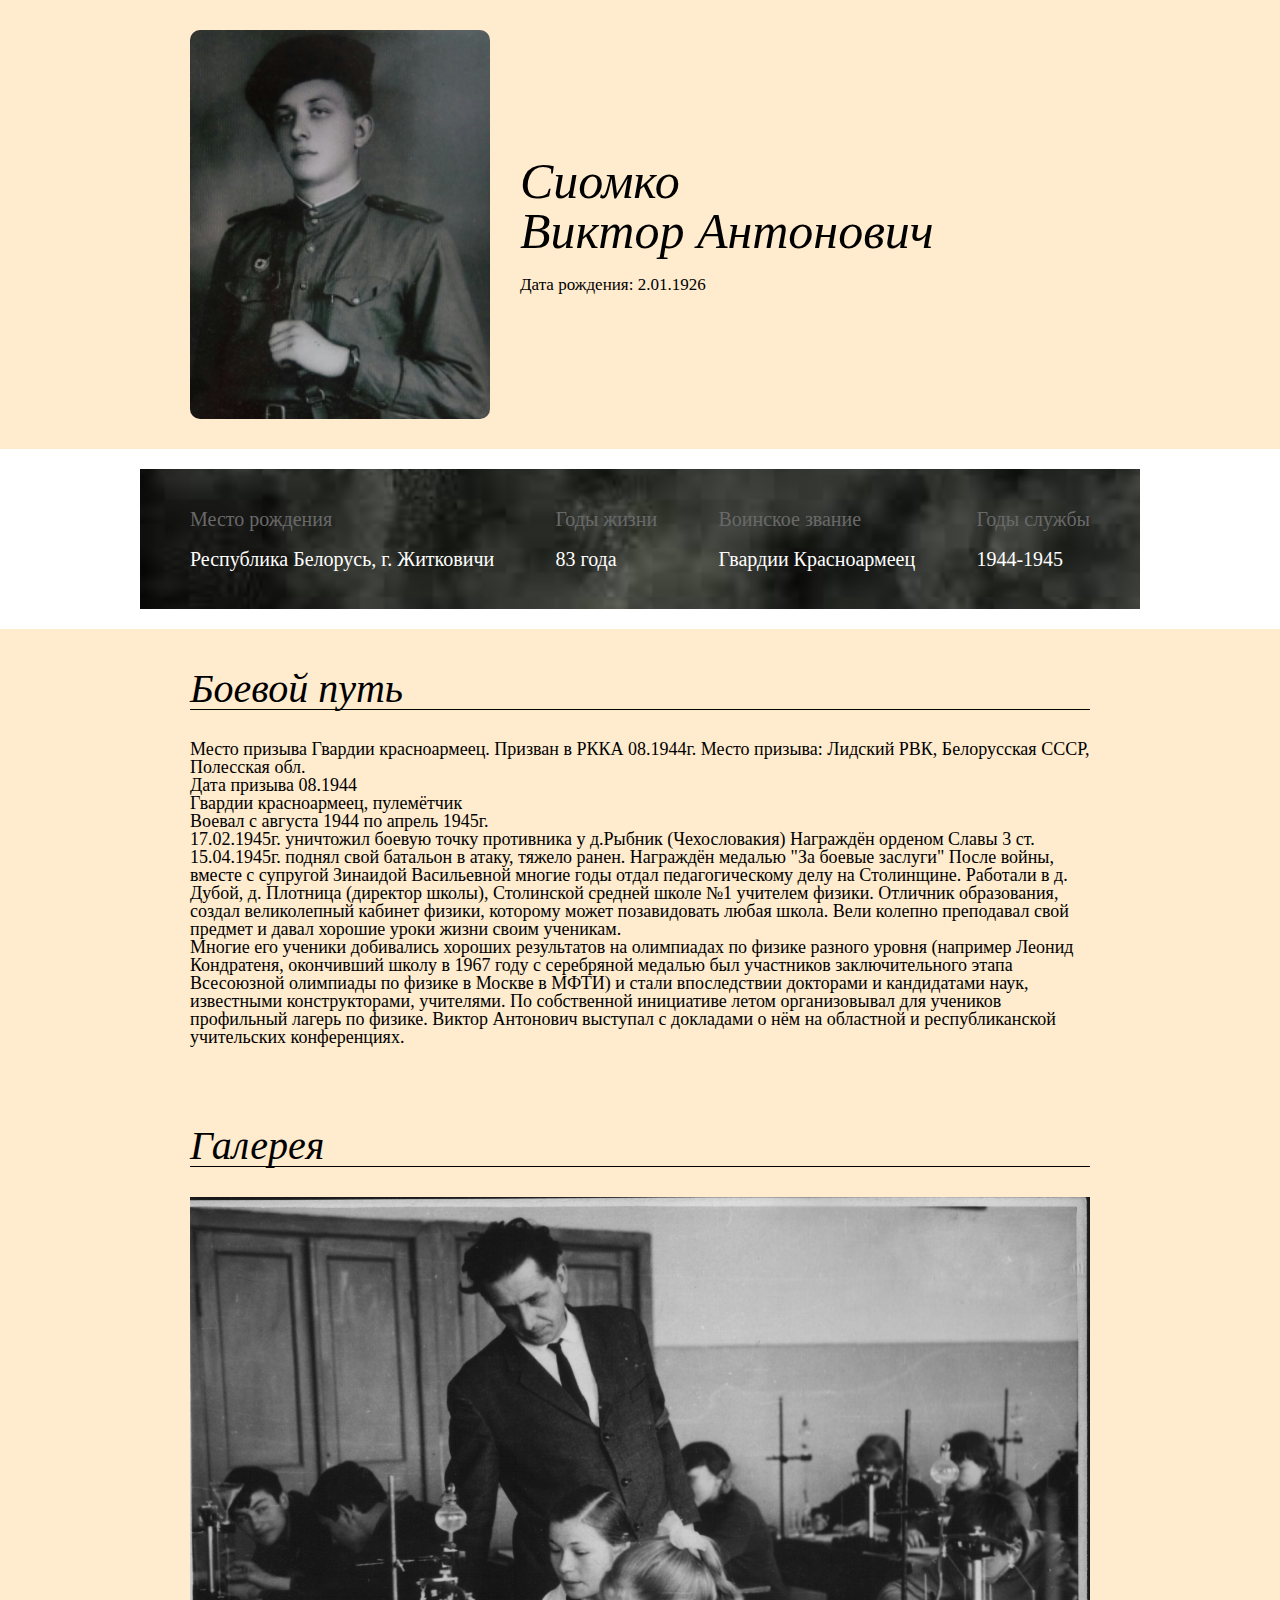
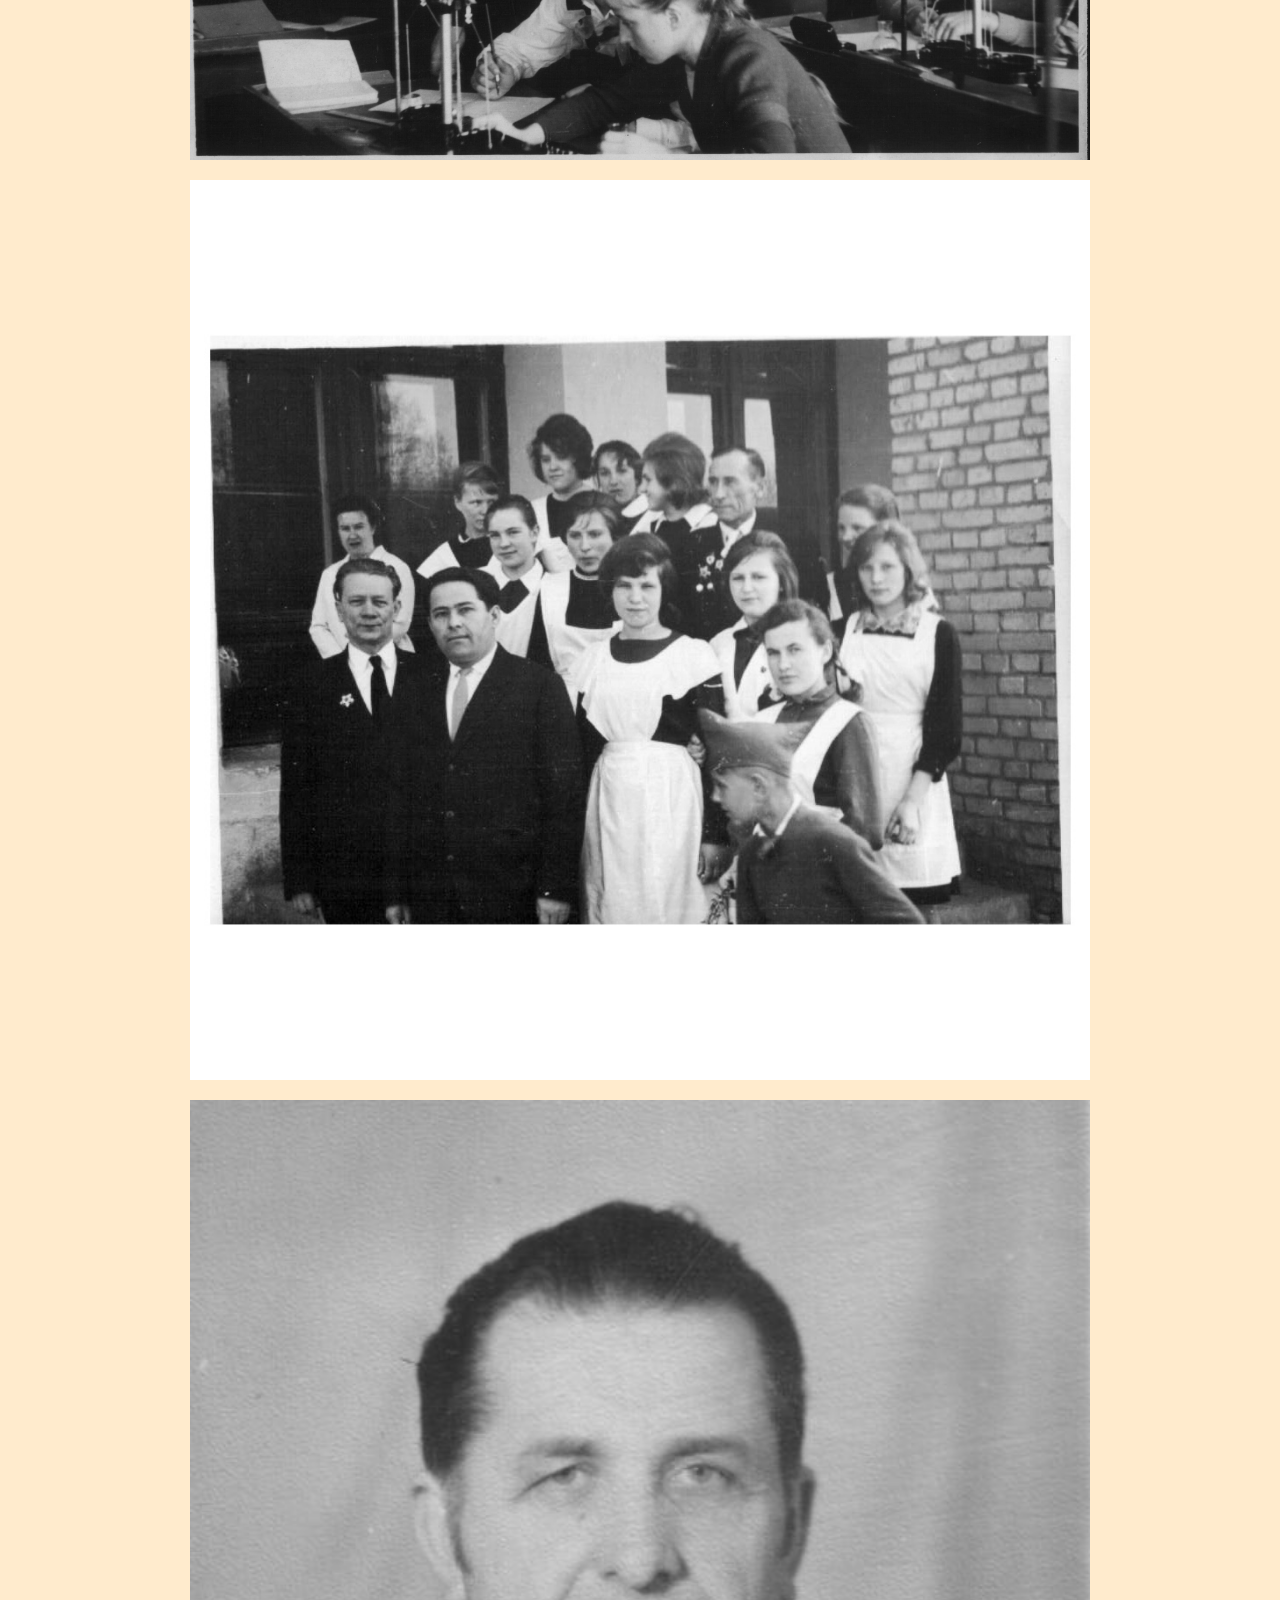
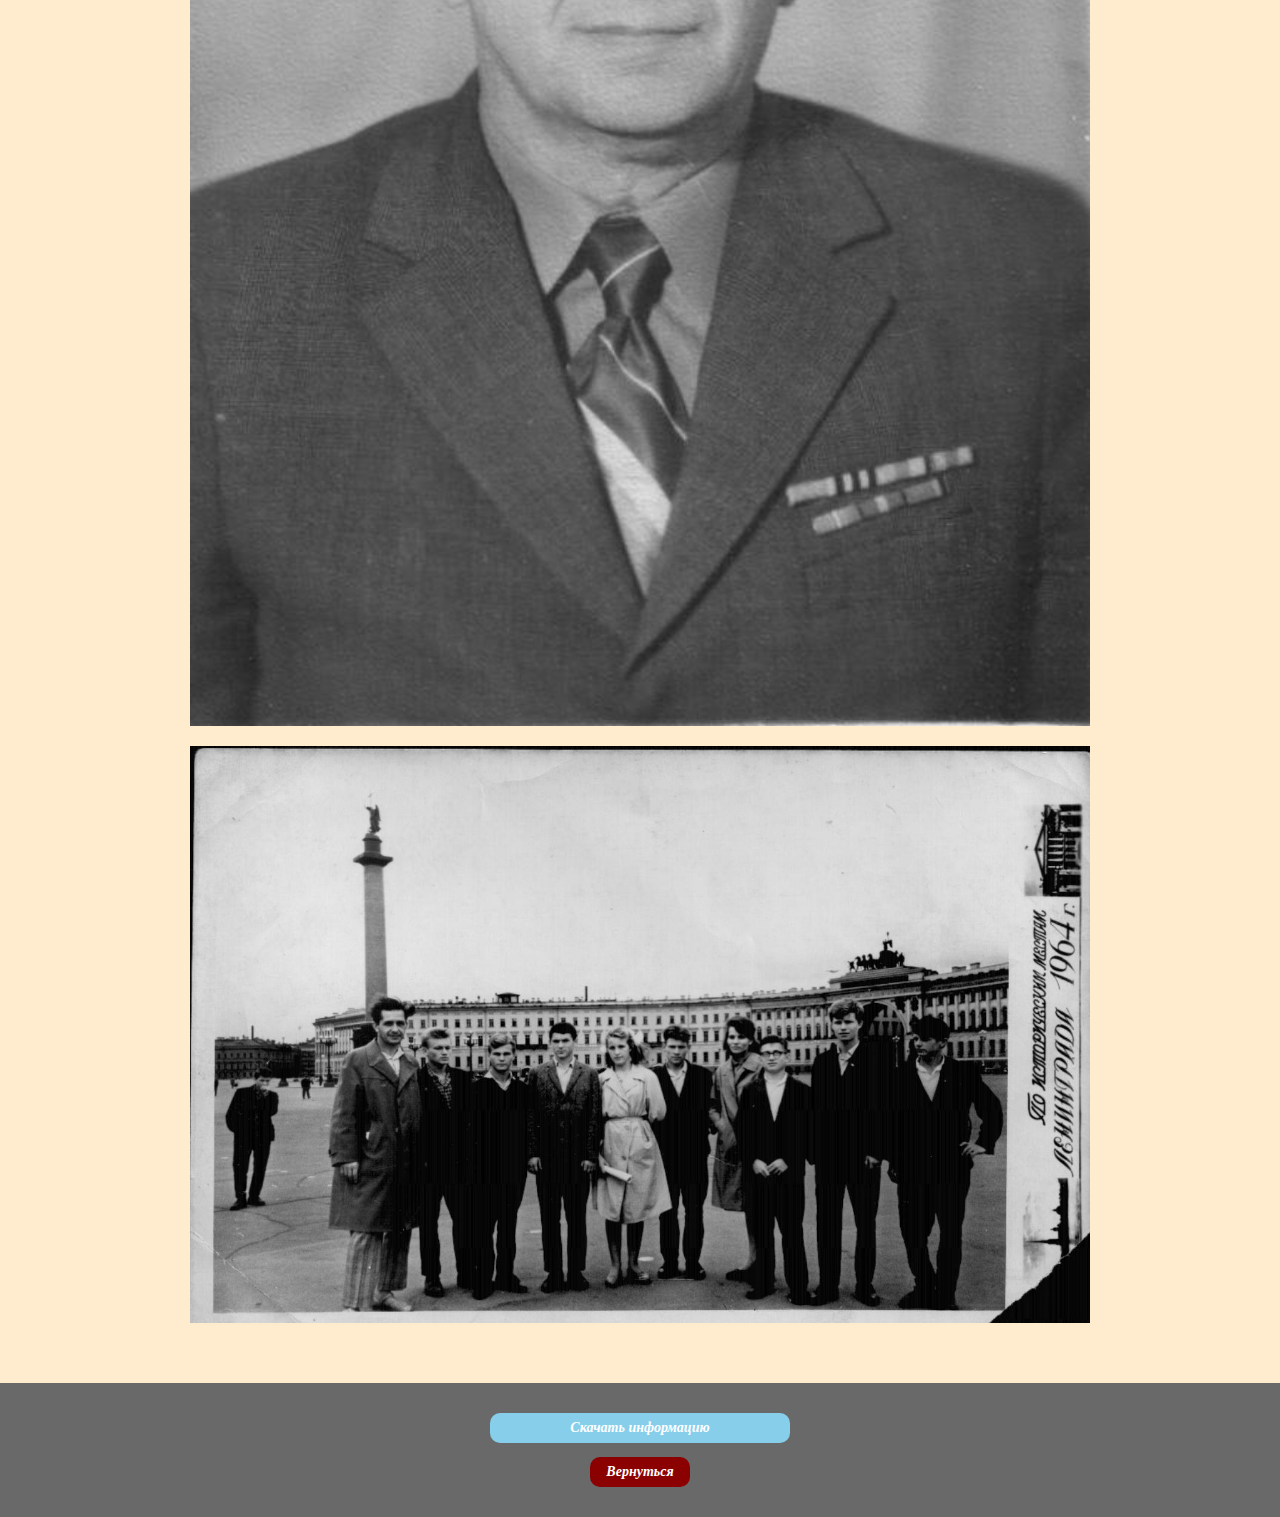
<file: Сиомко/сиомко.html>
<!DOCTYPE html>
<html>
<head>
	<meta charset="utf-8">
	<title>Сиомко Виктор Антонович</title>
	<meta name="viewport" content="width=device-width">
	<link rel="stylesheet" href="css/style.css">
	<link rel="shortcut icon" href="../img/звезда.png">
</head>
<body>
	<header class="main">
		<div class="container">
			<div class="main__row">
				<div class="main__img"><img src="img/Сиомко.png" alt=""></div>
				<div class="main__info">
					<div class="main__name">Сиомко<br> Виктор Антонович</div>
					<div class="main__data">Дата рождения: 2.01.1926</div>
				</div>
			</div>
		</div>
	</header>
	<div class="info">
		<div class="container1">
			<div class="info__card">
				<div class="info__block">
					<div class="info__title">Место рождения</div>
					<div class="info__subtitle">Республика Белорусь, г. Житковичи</div>
				</div>
				<div class="info__block">
					<div class="info__title">Годы жизни</div>
					<div class="info__subtitle">83 года</div>
				</div>
				<div class="info__block">
					<div class="info__title">Воинское звание</div>
					<div class="info__subtitle">Гвардии Красноармеец</div>
				</div>
				<div class="info__block">
					<div class="info__title">Годы службы</div>
					<div class="info__subtitle">1944-1945</div>
				</div>
			</div>
		</div>
	</div>
	<div class="history">
		<div class="container">
			<div class="history__title">Боевой путь</div>
			<p class="history__text">
				Место призыва Гвардии красноармеец. Призван в РККА 08.1944г. Место призыва: Лидский РВК, Белорусская СССР, Полесская обл.<br>
				Дата призыва 08.1944<br>
				Гвардии красноармеец, пулемётчик<br>
				Воевал  с августа 1944 по апрель 1945г.<br>
				17.02.1945г. уничтожил боевую точку противника у д.Рыбник (Чехословакия)
				Награждён орденом Славы 3 ст.<br>
				15.04.1945г. поднял свой батальон в атаку, тяжело ранен. Награждён медалью "За боевые заслуги"
				После войны, вместе с супругой Зинаидой Васильевной многие годы отдал педагогическому делу на Столинщине. Работали в д. Дубой, д. Плотница (директор школы), Столинской средней школе №1 учителем физики. Отличник образования, создал великолепный кабинет физики, которому может позавидовать любая школа. Вели колепно преподавал свой предмет и давал хорошие уроки жизни своим ученикам.<br>
				Многие его ученики добивались хороших результатов на олимпиадах по
				физике разного уровня (например Леонид Кондратеня, окончивший
				школу в 1967 году с серебряной медалью был участников
				заключительного этапа Всесоюзной олимпиады по физике в Москве в
				МФТИ) и стали впоследствии докторами и кандидатами наук,
				известными конструкторами, учителями. По собственной инициативе
				летом организовывал для учеников профильный лагерь по физике.
				Виктор Антонович выступал с докладами о нём на областной и
				республиканской учительских конференциях.
			</p>
		</div>
	</div>	
	<div class="galery history">
		<div class="container">
			<div class="galery__title history__title">Галерея</div>
			<img src="img/1.jpg" alt="">
			<img src="img/2.jpg" alt="">
			<img src="img/3.jpg" alt="">
			<img src="img/4.jpg" alt="">
		</div>
	</div>	
	<footer class="footer">
		<div class="container">
			<a href="../info/Сиомко.7z" class="footer__link footer__link_b" download=""><span>Скачать информацию</span></a><br>
			<a href="../index.html" class="footer__link"><span>Вернуться</span></a>
		</div>
	</footer>
</body>
</html>
</file>
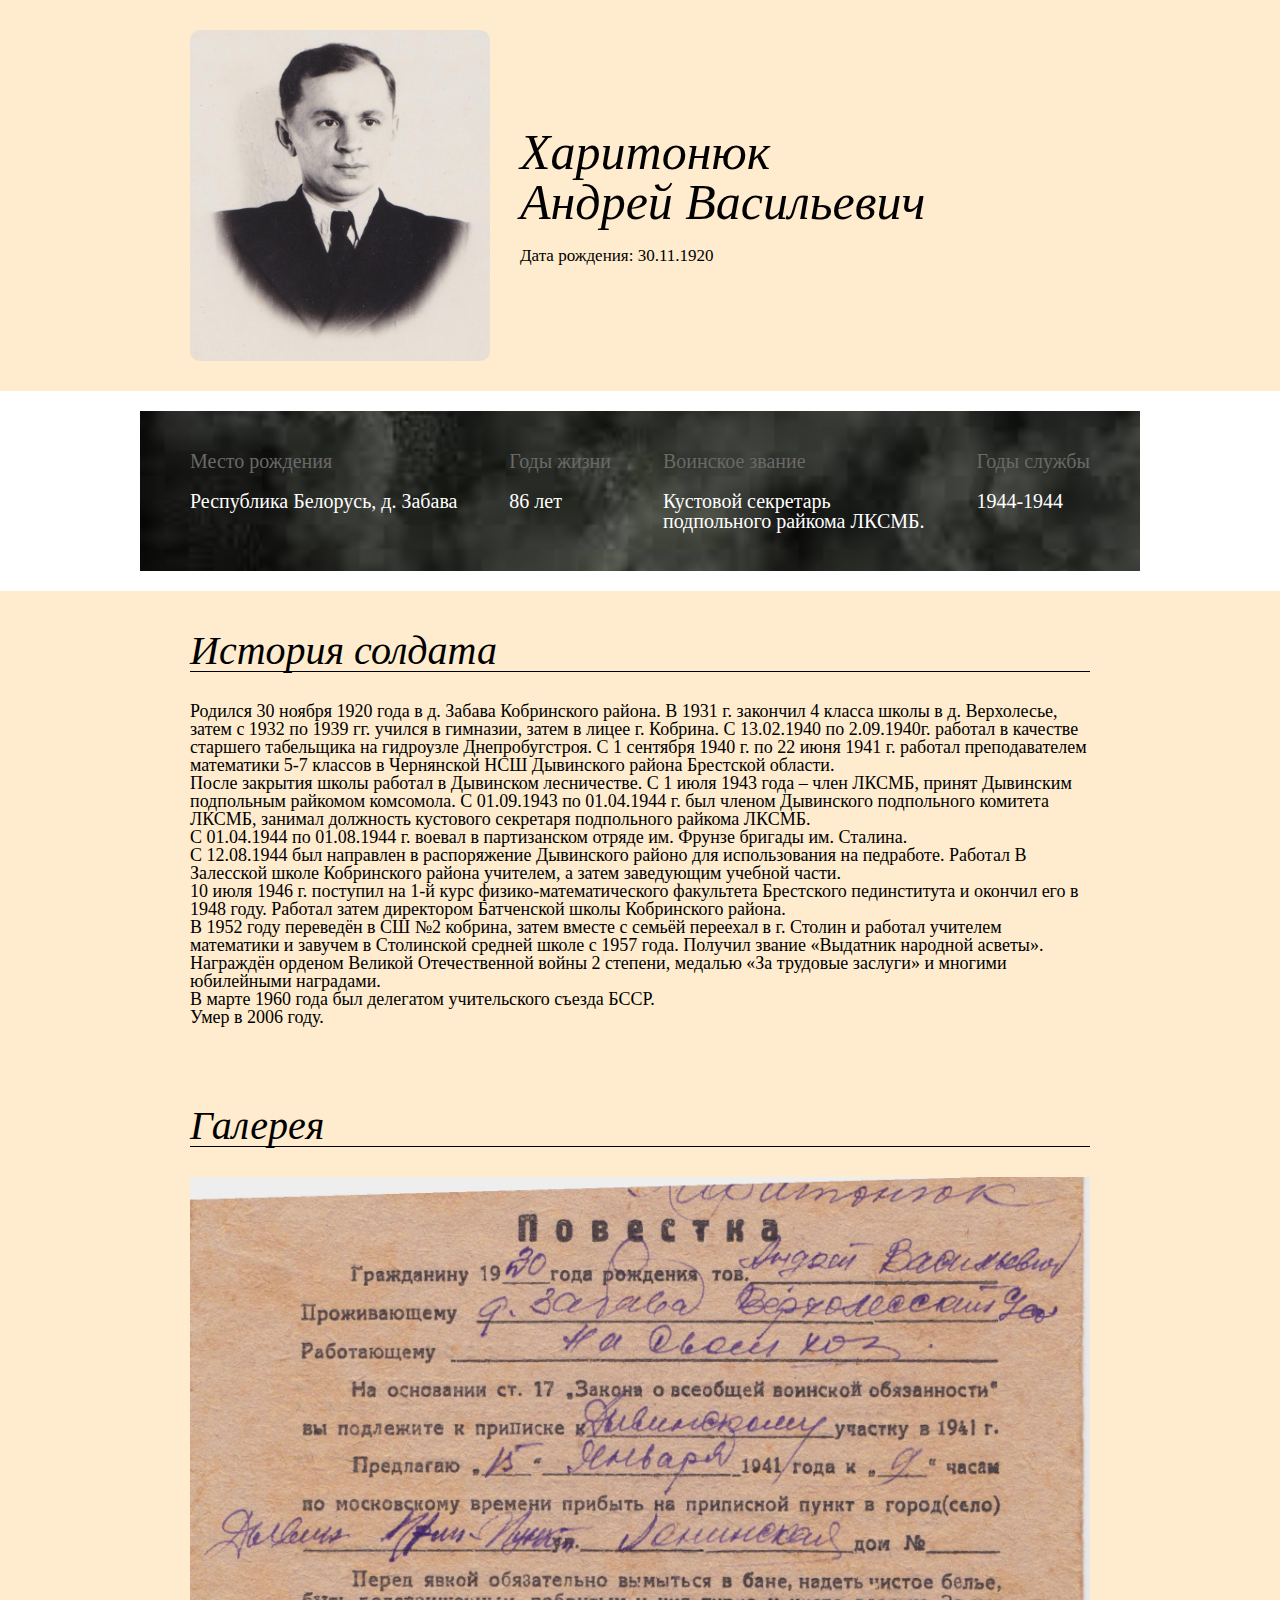
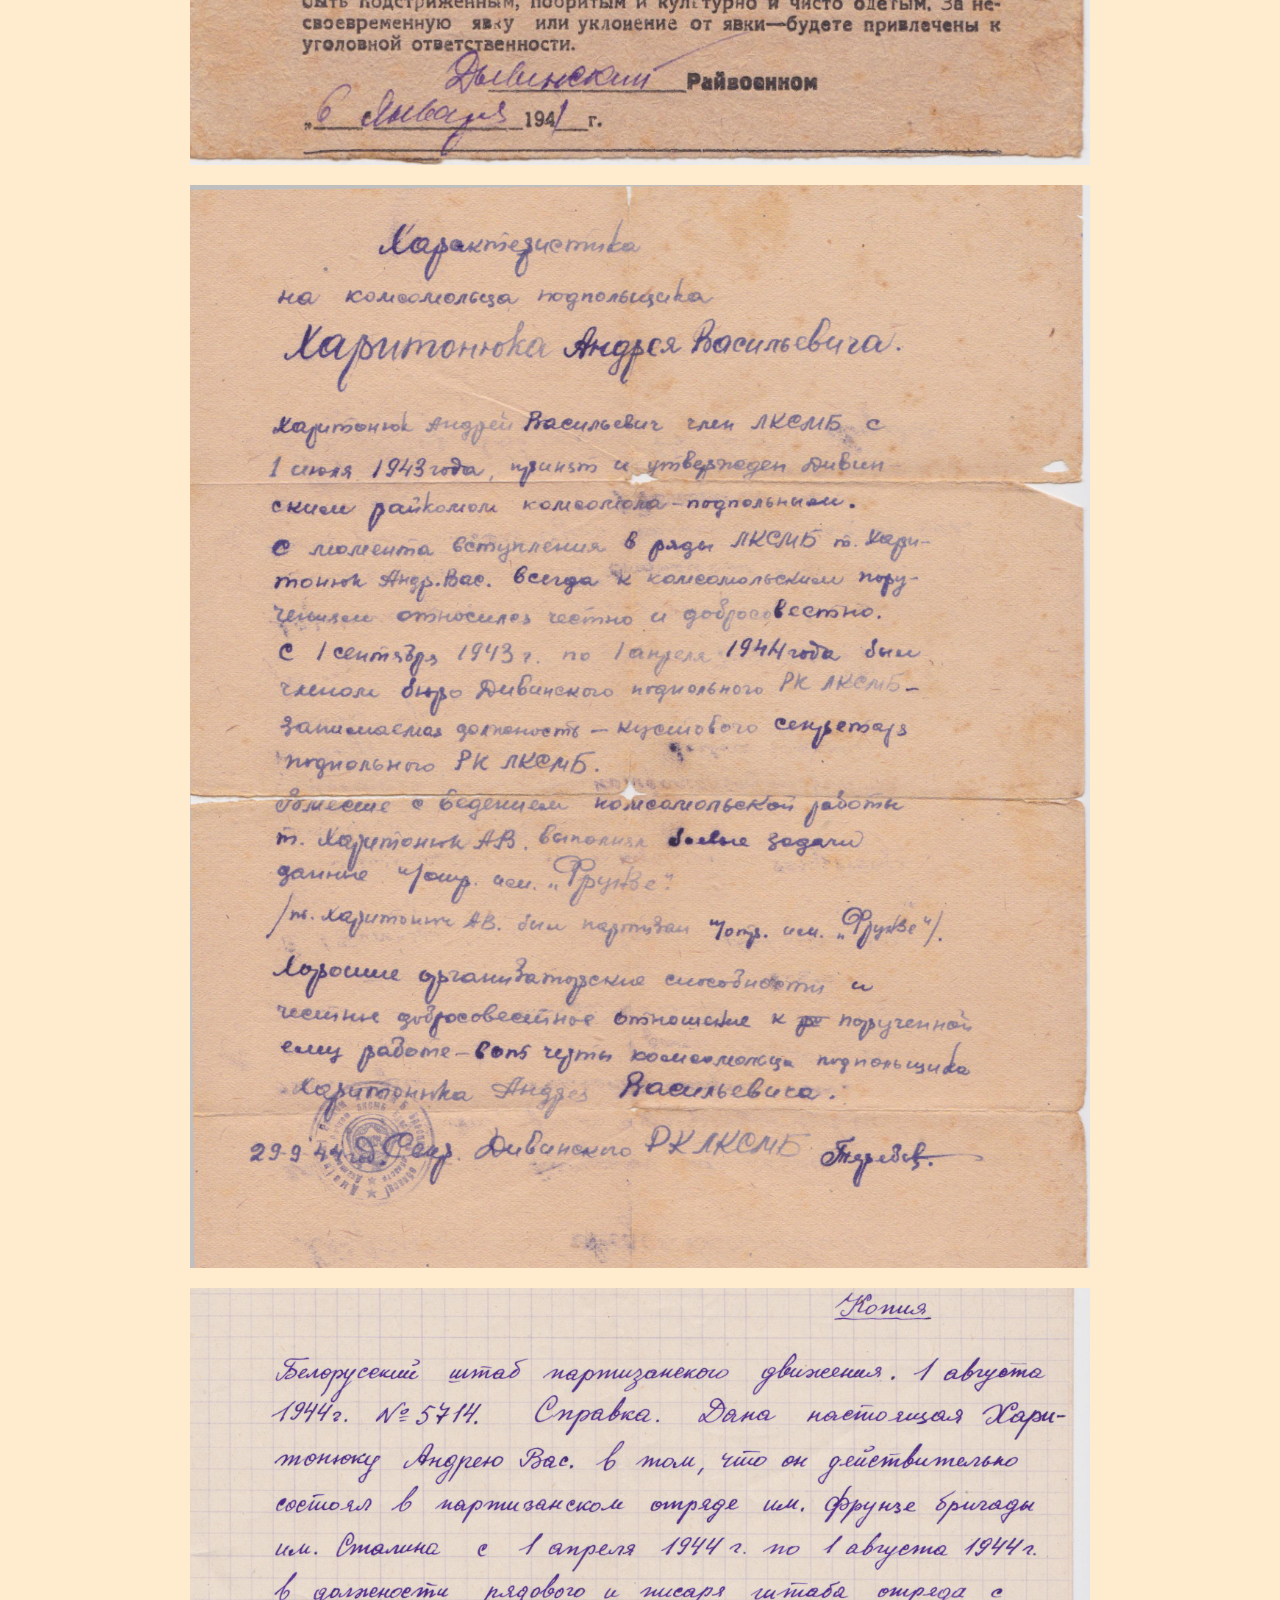
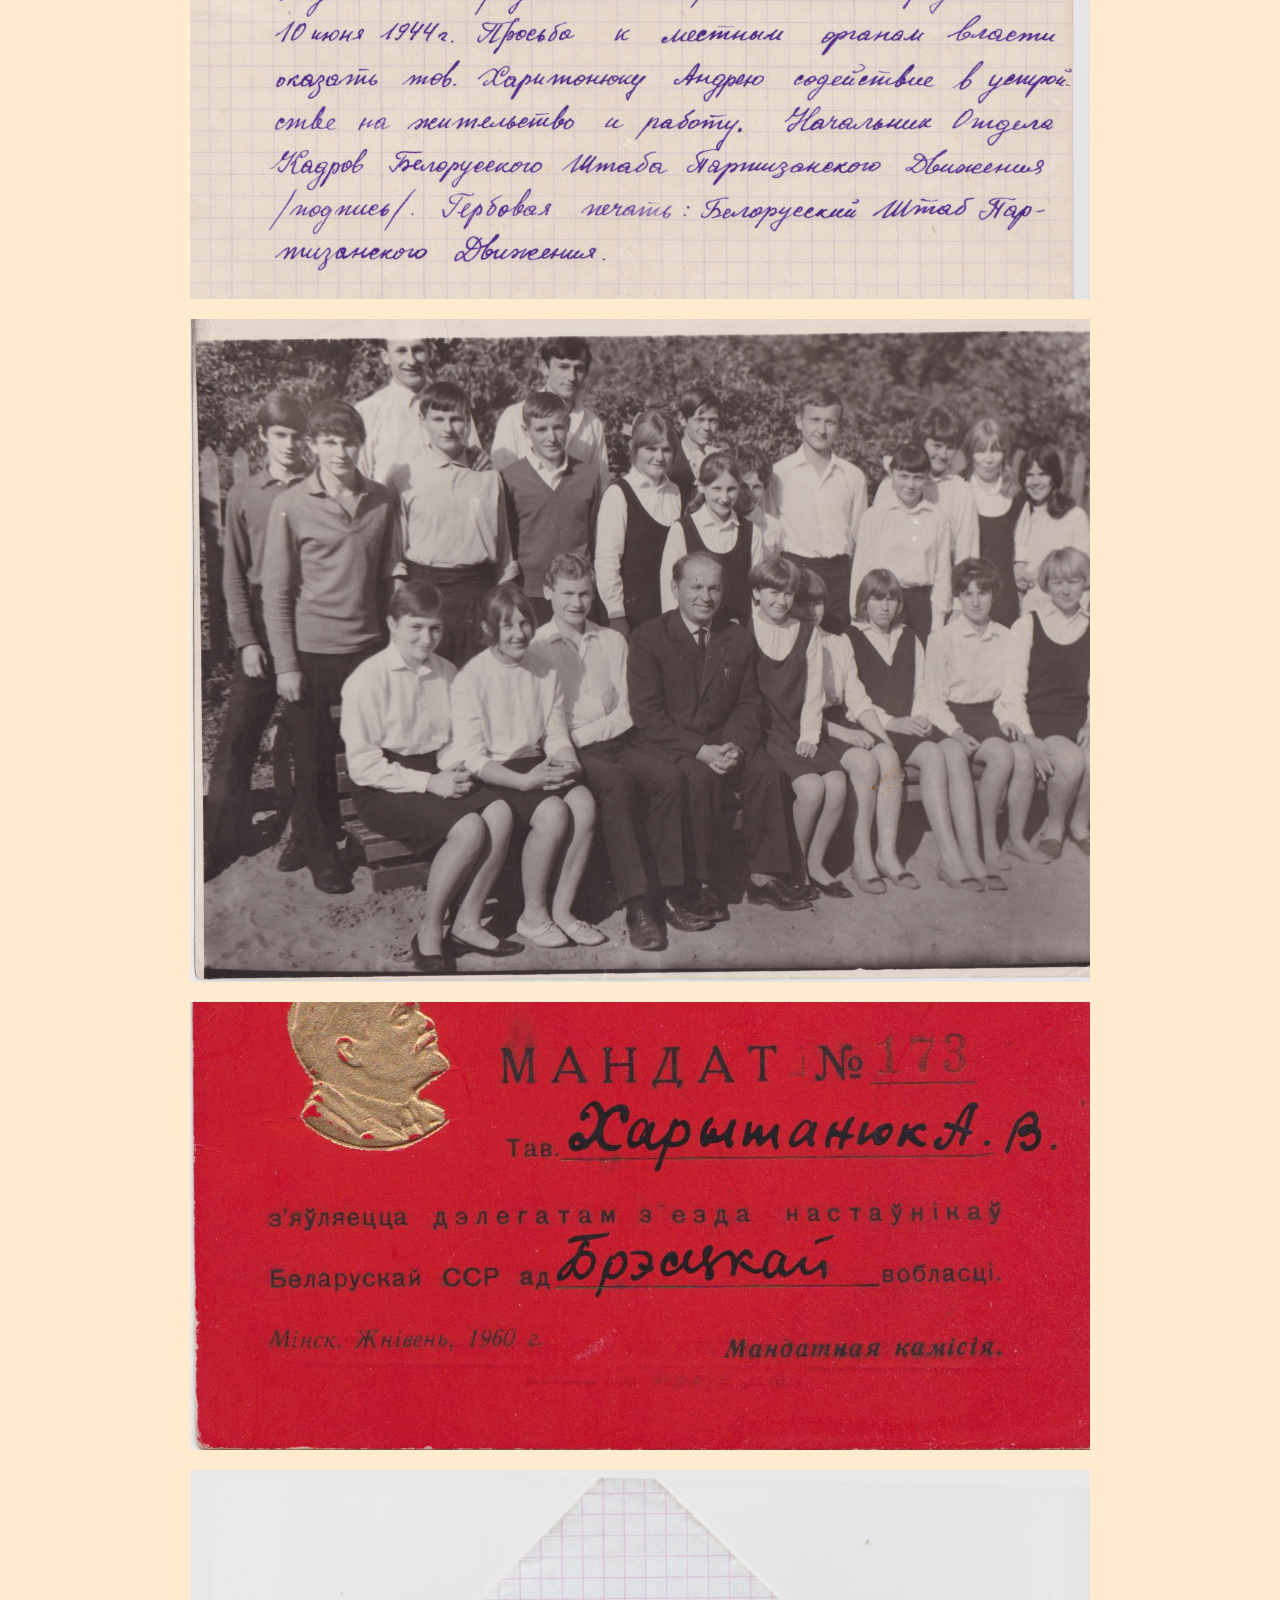
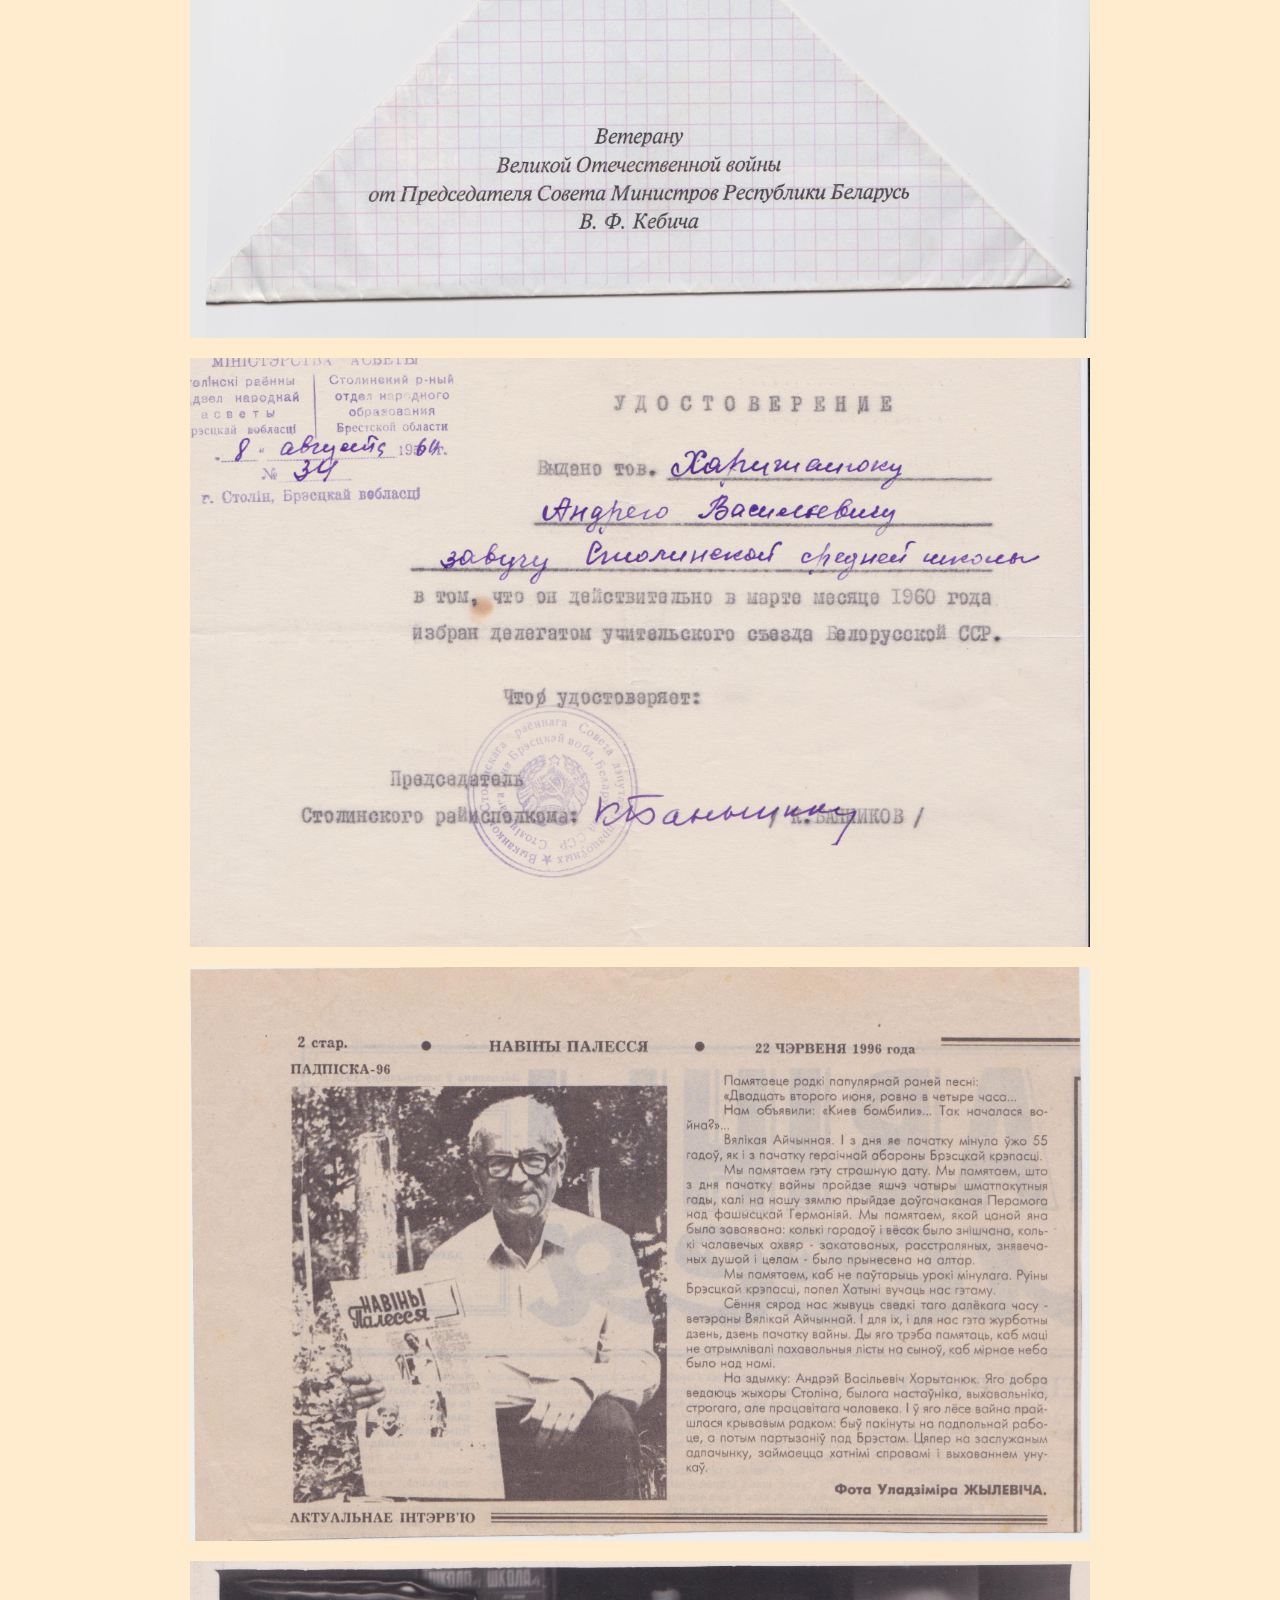
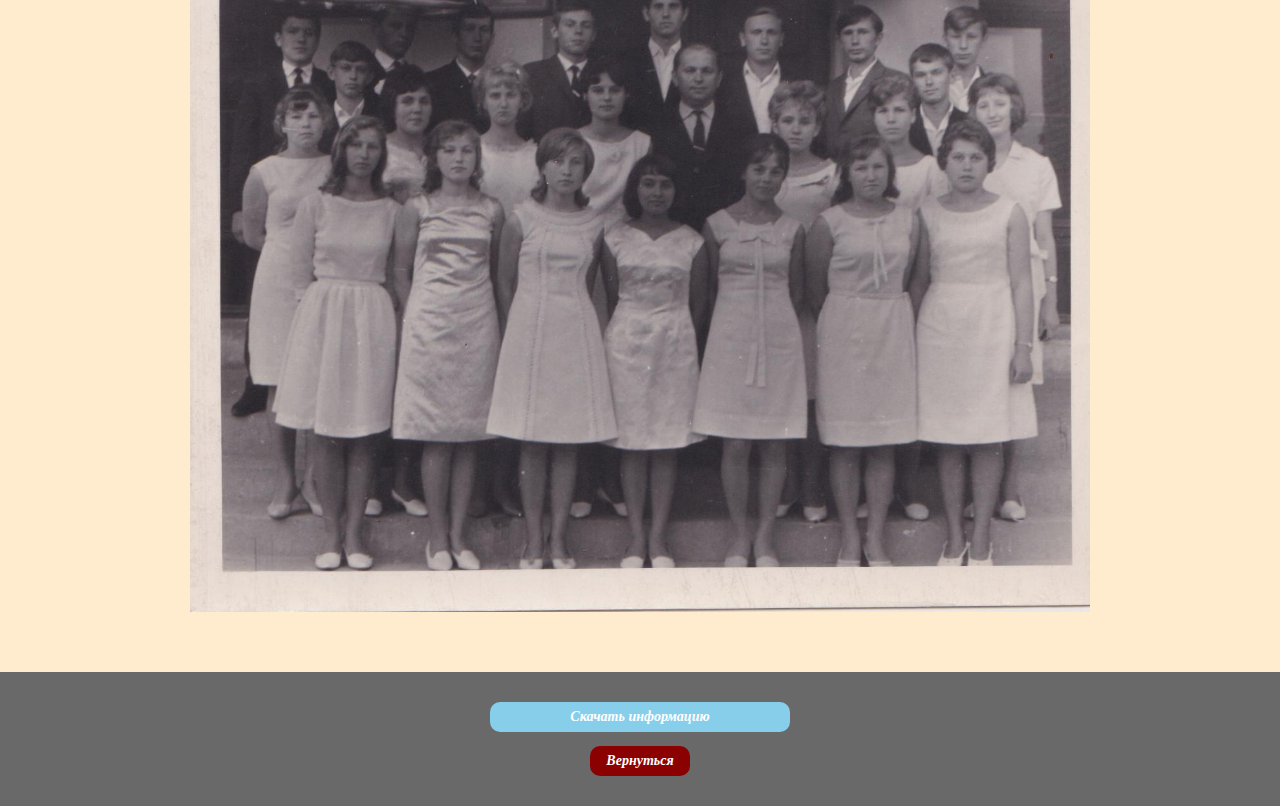
<file: Харитонюк/харитонюк.html>
<!DOCTYPE html>
<html>
<head>
	<meta charset="utf-8">
	<title>Харитонюк Андрей Васильевич</title>
	<meta name="viewport" content="width=device-width">
	<link rel="stylesheet" href="css/style.css">
	<link rel="shortcut icon" href="../img/звезда.png">
</head>
<body>
	<header class="main">
		<div class="container">
			<div class="main__row">
				<div class="main__img"><img src="img/Харитонюк.jpg" alt=""></div>
				<div class="main__info">
					<div class="main__name">Харитонюк<br> Андрей Васильевич</div>
					<div class="main__work"></div>
					<div class="main__data">Дата рождения: 30.11.1920</div>
				</div>
			</div>
		</div>
	</header>
	<div class="info">
		<div class="container1">
			<div class="info__card">
				<div class="info__block">
					<div class="info__title">Место рождения</div>
					<div class="info__subtitle">Республика Белорусь, д. Забава</div>
				</div>
				<div class="info__block">
					<div class="info__title">Годы жизни</div>
					<div class="info__subtitle">86 лет</div>
				</div>
				<div class="info__block">
					<div class="info__title">Воинское звание</div>
					<div class="info__subtitle">Кустовой секретарь<br> подпольного райкома ЛКСМБ.</div>
				</div>
				<div class="info__block">
					<div class="info__title">Годы службы</div>
					<div class="info__subtitle">1944-1944</div>
				</div>
			</div>
		</div>
	</div>
	<div class="history">
		<div class="container">
			<div class="history__title">История солдата</div>
			<p class="history__text">
				Родился 30 ноября 1920 года в д. Забава Кобринского района. В 1931 г. закончил 4 класса школы в д. Верхолесье, затем с 1932 по 1939 гг. учился в гимназии, затем в лицее г. Кобрина. С 13.02.1940 по 2.09.1940г. работал в качестве старшего табельщика на гидроузле Днепробугстроя. С 1 сентября 1940 г. по 22 июня 1941 г. работал преподавателем математики 5-7 классов в Чернянской НСШ Дывинского района Брестской области.<br>
				После закрытия школы работал в Дывинском лесничестве. С 1 июля 1943 года – член ЛКСМБ, принят Дывинским подпольным райкомом комсомола. С 01.09.1943 по 01.04.1944 г. был членом Дывинского подпольного комитета ЛКСМБ, занимал должность кустового секретаря подпольного райкома ЛКСМБ. <br>
				С 01.04.1944 по 01.08.1944 г. воевал в партизанском отряде им. Фрунзе бригады им. Сталина.<br>
				С 12.08.1944 был направлен в распоряжение Дывинского районо для использования на педработе. Работал В Залесской школе Кобринского района учителем, а затем заведующим учебной части.<br>
				10 июля 1946 г. поступил на 1-й курс физико-математического факультета Брестского пединститута и окончил его в 1948 году. Работал затем директором Батченской школы Кобринского района.<br>
				В 1952 году переведён в СШ №2 кобрина, затем вместе с семьёй переехал в г. Столин и работал учителем математики и завучем в Столинской средней школе с 1957 года. Получил звание «Выдатник народной асветы». Награждён орденом Великой Отечественной войны 2 степени, медалью «За трудовые заслуги» и многими юбилейными наградами.<br>
				В марте 1960 года был делегатом учительского съезда БССР. <br>
				Умер в 2006 году.
			</p>
		</div>
	</div>	
	<div class="galery history">
		<div class="container">
			<div class="galery__title history__title">Галерея</div>
			<img src="img/1.jpg" alt="">
			<img src="img/2.jpg" alt="">
			<img src="img/3.jpg" alt="">
			<img src="img/4.jpg" alt="">
			<img src="img/5.jpg" alt="">
			<img src="img/6.jpg" alt="">
			<img src="img/7.jpg" alt="">
			<img src="img/8.jpg" alt="">
			<img src="img/9.jpg" alt="">
		</div>
	</div>	
	<footer class="footer">
		<div class="container">
			<a href="../info/Харитонюк.7z" class="footer__link footer__link_b" download=""><span>Скачать информацию</span></a><br>
			<a href="../index.html" class="footer__link"><span>Вернуться</span></a>
		</div>
	</footer>
</body>
</html>
</file>
<file: css/style.css>
@charset "UTF-8";
/*Обнуление*/
* {
  padding: 0;
  margin: 0;
  border: 0; 
}
*, *:before, *:after {
  -moz-box-sizing: border-box;
  -webkit-box-sizing: border-box;
  box-sizing: border-box; 
}
:focus, :active {
  outline: none; 
}
a:focus, a:active {
  outline: none; 
}
nav, footer, header, aside {
  display: block; 
}
html, body {
  height: 100%;
  width: 100%;
  font-size: 100%;
  line-height: 1;
  font-size: 14px;
  -ms-text-size-adjust: 100%;
  -moz-text-size-adjust: 100%;
  -webkit-text-size-adjust: 100%; 
}
input, button, textarea {
  font-family: inherit; 
}
input::-ms-clear {
  display: none; 
}
button {
  cursor: pointer; 
}
button::-moz-focus-inner {
  padding: 0;
  border: 0; 
}
a, a:visited {
  text-decoration: none;
}
a:hover {
  text-decoration: none; 
}
ul li {
  list-style: none; 
}
img {
  vertical-align: top; 
}
h1, h2, h3, h4, h5, h6 {
  font-size: inherit;
  font-weight: 400; 
}

/*--------------------*/
.wrapper {
  height: 100%;
  width: 100%;
}

.mainblock {  
  width: 100%;
  height: 100%;
  background: url('../img/back.jpg') center/ cover no-repeat;
  display: flex;
  align-items: center;
  justify-content: center;
}
.mainblock__title {
  text-align: center;
  color: #fff;
  font-size: 75px;
  font-family: 'Roboto Slab', serif;
  font-weight: 700;
  line-height: 100px;
}

.about {
  padding: 50px 70px;
  background: #8B0000;
}
.about__text {
  font-style: italic;
  color: #D3D3D3;
  font-size: 30px;
}

.veterans {
  position: relative;
  background: #696969;
  padding: 40px 0 50px;
  display: flex;
  flex-direction: column;
  align-items: center;
  justify-content: center;
}
.veterans:before {
  width: 100%;
  height: 180px;
  content: '';
  position: absolute;
  top: 0;
  left: 0;
  background: url('../img/1.png');
}
.veterans:after {
  width: 100%;
  height: 170px;
  content: '';
  position: absolute;
  bottom: 0;
  left: 0;
  background: url('../img/1.png');
}
.veterans__title {
  color: #fff;
  font-size: 50px;
  margin: 0 0 50px;
  text-align: center;
  position: relative;
  z-index: 2;
}
.veterans__block {}
.block {
  margin: 0 0 40px 0;
  display: flex;
  align-items: center;
  background: #F5F5F5;
  border-radius: 20px;
  box-shadow: 10px 10px 10px #000;
  padding: 10px;
  position: relative;
  z-index: 2;
  top: 0;
  left: 0;
  transition: all 0.5s ease 0s;
}
.block:hover {
  top: 4px;
  left: 4px;
  box-shadow: 6px 6px 6px #000;
}
.block__image img {
  width: 150px;
  height: 200px;
  margin: 0 30px 0 0;
}
.block__info {
  color: #000;
}
.block__name {
  font-size: 40px;
  margin: 0 0 10px;
}
.block__year {
  font-size: 20px;
  margin: 0 0 5px;
}
.block__text {
  font-size: 25px;
  max-width: 600px;
}

.footer {
  background: #8B0000;
  padding: 30px 0;
}
.footer__text {
  color: #fff;
  text-align: center;
}


@media screen and (max-width: 992px) {
  .mainblock__title {
    font-size: 50px;
    line-height: 60px;
  }
}
@media screen and (max-width: 768px) {
  .mainblock__title {
    font-size: 30px;
    line-height: 40px;
  }
  .veterans__title {
    font-size: 40px;
    margin: 0 0 50px;
  }
  .block {
    margin: 0 20px 40px;
  }
}
@media screen and (max-width: 576px) {
  .about {
    padding: 50px 20px;
  }
  .about__text {
    font-size: 25px;
  }
  .veterans__title {
    font-size: 30px;
  }
  .block {
    flex-direction: column;
  }
  .block__image img {
    margin: 0;
  }
  .block__name {
    font-size: 30px;
  }
  .block__year {
    font-size: 18px;
  }
  .block__text {
    font-size: 15px;
    max-width: 600px;
  }
}
</file>
<file: Барабошин/css/style.css>
@charset "UTF-8";
/*Обнуление*/
* {
  padding: 0;
  margin: 0;
  border: 0; 
}
*, *:before, *:after {
  -moz-box-sizing: border-box;
  -webkit-box-sizing: border-box;
  box-sizing: border-box; 
}
:focus, :active {
  outline: none; 
}
a:focus, a:active {
  outline: none; 
}
nav, footer, header, aside {
  display: block; 
}
html, body {
  height: 100%;
  width: 100%;
  font-size: 100%;
  line-height: 1;
  font-size: 14px;
  -ms-text-size-adjust: 100%;
  -moz-text-size-adjust: 100%;
  -webkit-text-size-adjust: 100%; 
}
input, button, textarea {
  font-family: inherit; 
}
input::-ms-clear {
  display: none; 
}
button {
  cursor: pointer; 
}
button::-moz-focus-inner {
  padding: 0;
  border: 0; 
}
a, a:visited {
  text-decoration: none;
}
a:hover {
  text-decoration: none; 
}
ul li {
  list-style: none; 
}
img {
  vertical-align: top; 
}
h1, h2, h3, h4, h5, h6 {
  font-size: inherit;
  font-weight: 400; 
}

/*--------------------*/
.container {
  margin: 0 auto;
  max-width: 930px;
  padding: 0 15px;
}
.container1 {
  margin: 0 auto;
  max-width: 1030px;
  padding: 0 15px;
}

.main {
  padding: 30px 0;
  background: #FFEBCD;
}
.main__row {
  display: flex;
  align-items: center;
}
.main__img img {
  border-radius: 10px;
  width: 300px;
  margin: 0 30px 0 0;
}
.main__info {}
.main__name {
  font-size: 50px;
  font-style: italic;
  margin: 0 0 20px;
}
.main__data {
  font-size: 17px;
}

.info {
  padding: 20px 0;
}
.info__card {
  background: url('../img/загружено.jpg') center/ cover no-repeat;
  display: flex;
  padding: 40px 50px;
  justify-content: space-between;
  flex-wrap: wrap;
}
.info__block {}
.info__title {
  color: #696969;
  font-size: 20px;
  margin: 0 0 20px;
}
.info__subtitle {
  color: #fff;
  font-size: 20px;
}

.history {
  padding: 40px 0;
  background: #FFEBCD;
}
.history__title {
  font-size: 40px;
  font-style: italic;
}
.history__title:after {
  content: '';
  display: block;
  height: 1px;
  width: 100%;
  background: #000;
  margin: 0 0 30px;
}
.history__text {
  font-size: 18px;
}

.galery img {
  width: 100%;
  margin: 0 0 20px 0;
}

.footer {
  background: #696969;
}
.footer .container {
  padding: 30px 0;
  display: flex;
  justify-content: center;
  align-items: center;
  flex-direction: column;
}
.footer__link {
  background: #8B0000;
  width: 100px;
  height: 30px;
  display: block;
  border-radius: 10px;
  display: flex;
  justify-content: center;
  align-items: center;
}
.footer__link_b {
  background: skyblue;
  width: 300px;
  height: 30px;
}
.footer__link span {
  color: #fff;
  font-style: italic;
  font-weight: 700;
}

@media screen and (max-width: 992px) {
  .info__block {
    margin: 0 10px 20px 0;
  }
}
@media screen and (max-width: 768px) {
  .main__row {
    display: flex;
    flex-direction: column;
    text-align: center;
  }
  .main__img img {
    margin: 0;
  }
}
</file>
<file: Голубков/css/style.css>
@charset "UTF-8";
/*Обнуление*/
* {
  padding: 0;
  margin: 0;
  border: 0; 
}
*, *:before, *:after {
  -moz-box-sizing: border-box;
  -webkit-box-sizing: border-box;
  box-sizing: border-box; 
}
:focus, :active {
  outline: none; 
}
a:focus, a:active {
  outline: none; 
}
nav, footer, header, aside {
  display: block; 
}
html, body {
  height: 100%;
  width: 100%;
  font-size: 100%;
  line-height: 1;
  font-size: 14px;
  -ms-text-size-adjust: 100%;
  -moz-text-size-adjust: 100%;
  -webkit-text-size-adjust: 100%; 
}
input, button, textarea {
  font-family: inherit; 
}
input::-ms-clear {
  display: none; 
}
button {
  cursor: pointer; 
}
button::-moz-focus-inner {
  padding: 0;
  border: 0; 
}
a, a:visited {
  text-decoration: none;
}
a:hover {
  text-decoration: none; 
}
ul li {
  list-style: none; 
}
img {
  vertical-align: top; 
}
h1, h2, h3, h4, h5, h6 {
  font-size: inherit;
  font-weight: 400; 
}

/*--------------------*/
.container {
  margin: 0 auto;
  max-width: 930px;
  padding: 0 15px;
}
.container1 {
  margin: 0 auto;
  max-width: 1030px;
  padding: 0 15px;
}

.main {
  padding: 30px 0;
  background: #FFEBCD;
}
.main__row {
  display: flex;
  align-items: center;
}
.main__img img {
  border-radius: 10px;
  width: 300px;
  margin: 0 30px 0 0;
}
.main__info {}
.main__name {
  font-size: 50px;
  font-style: italic;
  margin: 0 0 20px;
}
.main__data {
  font-size: 17px;
}

.info {
  padding: 20px 0;
}
.info__card {
  background: url('../img/загружено.jpg') center/ cover no-repeat;
  display: flex;
  padding: 40px 50px;
  justify-content: space-between;
  flex-wrap: wrap;
}
.info__block {}
.info__title {
  color: #696969;
  font-size: 20px;
  margin: 0 0 20px;
}
.info__subtitle {
  color: #fff;
  font-size: 20px;
}

.history {
  padding: 40px 0;
  background: #FFEBCD;
}
.history__title {
  font-size: 40px;
  font-style: italic;
}
.history__title:after {
  content: '';
  display: block;
  height: 1px;
  width: 100%;
  background: #000;
  margin: 0 0 30px;
}
.history__text {
  font-size: 18px;
}

.galery img {
  width: 100%;
  margin: 0 0 20px 0;
}

.footer {
  background: #696969;
}
.footer .container {
  padding: 30px 0;
  display: flex;
  justify-content: center;
  align-items: center;
  flex-direction: column;
}
.footer__link {
  background: #8B0000;
  width: 100px;
  height: 30px;
  display: block;
  border-radius: 10px;
  display: flex;
  justify-content: center;
  align-items: center;
}
.footer__link_b {
  background: skyblue;
  width: 300px;
  height: 30px;
}
.footer__link span {
  color: #fff;
  font-style: italic;
  font-weight: 700;
}

@media screen and (max-width: 992px) {
  .info__block {
    margin: 0 10px 20px 0;
  }
}
@media screen and (max-width: 768px) {
  .main__row {
    display: flex;
    flex-direction: column;
    text-align: center;
  }
  .main__img img {
    margin: 0;
  }
}
</file>
<file: Ободовский/css/style.css>
@charset "UTF-8";
/*Обнуление*/
* {
  padding: 0;
  margin: 0;
  border: 0; 
}
*, *:before, *:after {
  -moz-box-sizing: border-box;
  -webkit-box-sizing: border-box;
  box-sizing: border-box; 
}
:focus, :active {
  outline: none; 
}
a:focus, a:active {
  outline: none; 
}
nav, footer, header, aside {
  display: block; 
}
html, body {
  height: 100%;
  width: 100%;
  font-size: 100%;
  line-height: 1;
  font-size: 14px;
  -ms-text-size-adjust: 100%;
  -moz-text-size-adjust: 100%;
  -webkit-text-size-adjust: 100%; 
}
input, button, textarea {
  font-family: inherit; 
}
input::-ms-clear {
  display: none; 
}
button {
  cursor: pointer; 
}
button::-moz-focus-inner {
  padding: 0;
  border: 0; 
}
a, a:visited {
  text-decoration: none;
}
a:hover {
  text-decoration: none; 
}
ul li {
  list-style: none; 
}
img {
  vertical-align: top; 
}
h1, h2, h3, h4, h5, h6 {
  font-size: inherit;
  font-weight: 400; 
}

/*--------------------*/
.container {
  margin: 0 auto;
  max-width: 930px;
  padding: 0 15px;
}
.container1 {
  margin: 0 auto;
  max-width: 1030px;
  padding: 0 15px;
}

.main {
  padding: 30px 0;
  background: #FFEBCD;
}
.main__row {
  display: flex;
  align-items: center;
}
.main__img img {
  border-radius: 10px;
  width: 300px;
  margin: 0 30px 0 0;
}
.main__info {}
.main__name {
  font-size: 50px;
  font-style: italic;
  margin: 0 0 20px;
}
.main__data {
  font-size: 17px;
}

.info {
  padding: 20px 0;
}
.info__card {
  background: url('../img/загружено.jpg') center/ cover no-repeat;
  display: flex;
  padding: 40px 50px;
  justify-content: space-between;
  flex-wrap: wrap;
}
.info__block {}
.info__title {
  color: #696969;
  font-size: 20px;
  margin: 0 0 20px;
}
.info__subtitle {
  color: #fff;
  font-size: 20px;
}

.history {
  padding: 40px 0;
  background: #FFEBCD;
}
.history__title {
  font-size: 40px;
  font-style: italic;
}
.history__title:after {
  content: '';
  display: block;
  height: 1px;
  width: 100%;
  background: #000;
  margin: 0 0 30px;
}
.history__text {
  font-size: 18px;
}

.galery img {
  width: 100%;
  margin: 0 0 20px 0;
}

.footer {
  background: #696969;
}
.footer .container {
  padding: 30px 0;
  display: flex;
  justify-content: center;
  align-items: center;
  flex-direction: column;
}
.footer__link {
  background: #8B0000;
  width: 100px;
  height: 30px;
  display: block;
  border-radius: 10px;
  display: flex;
  justify-content: center;
  align-items: center;
}
.footer__link_b {
  background: skyblue;
  width: 300px;
  height: 30px;
}
.footer__link span {
  color: #fff;
  font-style: italic;
  font-weight: 700;
}

@media screen and (max-width: 992px) {
  .info__block {
    margin: 0 10px 20px 0;
  }
}
@media screen and (max-width: 768px) {
  .main__row {
    display: flex;
    flex-direction: column;
    text-align: center;
  }
  .main__img img {
    margin: 0;
  }
}
</file>
<file: Сиомко/css/style.css>
@charset "UTF-8";
/*Обнуление*/
* {
  padding: 0;
  margin: 0;
  border: 0; 
}
*, *:before, *:after {
  -moz-box-sizing: border-box;
  -webkit-box-sizing: border-box;
  box-sizing: border-box; 
}
:focus, :active {
  outline: none; 
}
a:focus, a:active {
  outline: none; 
}
nav, footer, header, aside {
  display: block; 
}
html, body {
  height: 100%;
  width: 100%;
  font-size: 100%;
  line-height: 1;
  font-size: 14px;
  -ms-text-size-adjust: 100%;
  -moz-text-size-adjust: 100%;
  -webkit-text-size-adjust: 100%; 
}
input, button, textarea {
  font-family: inherit; 
}
input::-ms-clear {
  display: none; 
}
button {
  cursor: pointer; 
}
button::-moz-focus-inner {
  padding: 0;
  border: 0; 
}
a, a:visited {
  text-decoration: none;
}
a:hover {
  text-decoration: none; 
}
ul li {
  list-style: none; 
}
img {
  vertical-align: top; 
}
h1, h2, h3, h4, h5, h6 {
  font-size: inherit;
  font-weight: 400; 
}

/*--------------------*/
.container {
  margin: 0 auto;
  max-width: 930px;
  padding: 0 15px;
}
.container1 {
  margin: 0 auto;
  max-width: 1030px;
  padding: 0 15px;
}

.main {
  padding: 30px 0;
  background: #FFEBCD;
}
.main__row {
  display: flex;
  align-items: center;
}
.main__img img {
  border-radius: 10px;
  width: 300px;
  margin: 0 30px 0 0;
}
.main__info {}
.main__name {
  font-size: 50px;
  font-style: italic;
  margin: 0 0 20px;
}
.main__data {
  font-size: 17px;
}

.info {
  padding: 20px 0;
}
.info__card {
  background: url('../img/загружено.jpg') center/ cover no-repeat;
  display: flex;
  padding: 40px 50px;
  justify-content: space-between;
  flex-wrap: wrap;
}
.info__block {}
.info__title {
  color: #696969;
  font-size: 20px;
  margin: 0 0 20px;
}
.info__subtitle {
  color: #fff;
  font-size: 20px;
}

.history {
  padding: 40px 0;
  background: #FFEBCD;
}
.history__title {
  font-size: 40px;
  font-style: italic;
}
.history__title:after {
  content: '';
  display: block;
  height: 1px;
  width: 100%;
  background: #000;
  margin: 0 0 30px;
}
.history__text {
  font-size: 18px;
}

.galery img {
  width: 100%;
  margin: 0 0 20px 0;
}

.footer {
  background: #696969;
}
.footer .container {
  padding: 30px 0;
  display: flex;
  justify-content: center;
  align-items: center;
  flex-direction: column;
}
.footer__link {
  background: #8B0000;
  width: 100px;
  height: 30px;
  display: block;
  border-radius: 10px;
  display: flex;
  justify-content: center;
  align-items: center;
}
.footer__link_b {
  background: skyblue;
  width: 300px;
  height: 30px;
}
.footer__link span {
  color: #fff;
  font-style: italic;
  font-weight: 700;
}

@media screen and (max-width: 992px) {
  .info__block {
    margin: 0 10px 20px 0;
  }
}
@media screen and (max-width: 768px) {
  .main__row {
    display: flex;
    flex-direction: column;
    text-align: center;
  }
  .main__img img {
    margin: 0;
  }
}
</file>
<file: Харитонюк/css/style.css>
@charset "UTF-8";
/*Обнуление*/
* {
  padding: 0;
  margin: 0;
  border: 0; 
}
*, *:before, *:after {
  -moz-box-sizing: border-box;
  -webkit-box-sizing: border-box;
  box-sizing: border-box; 
}
:focus, :active {
  outline: none; 
}
a:focus, a:active {
  outline: none; 
}
nav, footer, header, aside {
  display: block; 
}
html, body {
  height: 100%;
  width: 100%;
  font-size: 100%;
  line-height: 1;
  font-size: 14px;
  -ms-text-size-adjust: 100%;
  -moz-text-size-adjust: 100%;
  -webkit-text-size-adjust: 100%; 
}
input, button, textarea {
  font-family: inherit; 
}
input::-ms-clear {
  display: none; 
}
button {
  cursor: pointer; 
}
button::-moz-focus-inner {
  padding: 0;
  border: 0; 
}
a, a:visited {
  text-decoration: none;
}
a:hover {
  text-decoration: none; 
}
ul li {
  list-style: none; 
}
img {
  vertical-align: top; 
}
h1, h2, h3, h4, h5, h6 {
  font-size: inherit;
  font-weight: 400; 
}

/*--------------------*/
.container {
  margin: 0 auto;
  max-width: 930px;
  padding: 0 15px;
}
.container1 {
  margin: 0 auto;
  max-width: 1030px;
  padding: 0 15px;
}

.main {
  padding: 30px 0;
  background: #FFEBCD;
}
.main__row {
  display: flex;
  align-items: center;
}
.main__img img {
  border-radius: 10px;
  width: 300px;
  margin: 0 30px 0 0;
}
.main__info {}
.main__name {
  font-size: 50px;
  font-style: italic;
  margin: 0 0 20px;
}
.main__data {
  font-size: 17px;
}

.info {
  padding: 20px 0;
}
.info__card {
  background: url('../img/загружено.jpg') center/ cover no-repeat;
  display: flex;
  padding: 40px 50px;
  justify-content: space-between;
  flex-wrap: wrap;
}
.info__block {}
.info__title {
  color: #696969;
  font-size: 20px;
  margin: 0 0 20px;
}
.info__subtitle {
  color: #fff;
  font-size: 20px;
}

.history {
  padding: 40px 0;
  background: #FFEBCD;
}
.history__title {
  font-size: 40px;
  font-style: italic;
}
.history__title:after {
  content: '';
  display: block;
  height: 1px;
  width: 100%;
  background: #000;
  margin: 0 0 30px;
}
.history__text {
  font-size: 18px;
}

.galery img {
  width: 100%;
  margin: 0 0 20px 0;
}

.footer {
  background: #696969;
}
.footer .container {
  padding: 30px 0;
  display: flex;
  justify-content: center;
  align-items: center;
  flex-direction: column;
}
.footer__link {
  background: #8B0000;
  width: 100px;
  height: 30px;
  display: block;
  border-radius: 10px;
  display: flex;
  justify-content: center;
  align-items: center;
}
.footer__link_b {
  background: skyblue;
  width: 300px;
  height: 30px;
}
.footer__link span {
  color: #fff;
  font-style: italic;
  font-weight: 700;
}

@media screen and (max-width: 992px) {
  .info__block {
    margin: 0 10px 20px 0;
  }
}
@media screen and (max-width: 768px) {
  .main__row {
    display: flex;
    flex-direction: column;
    text-align: center;
  }
  .main__img img {
    margin: 0;
  }
}
</file>
